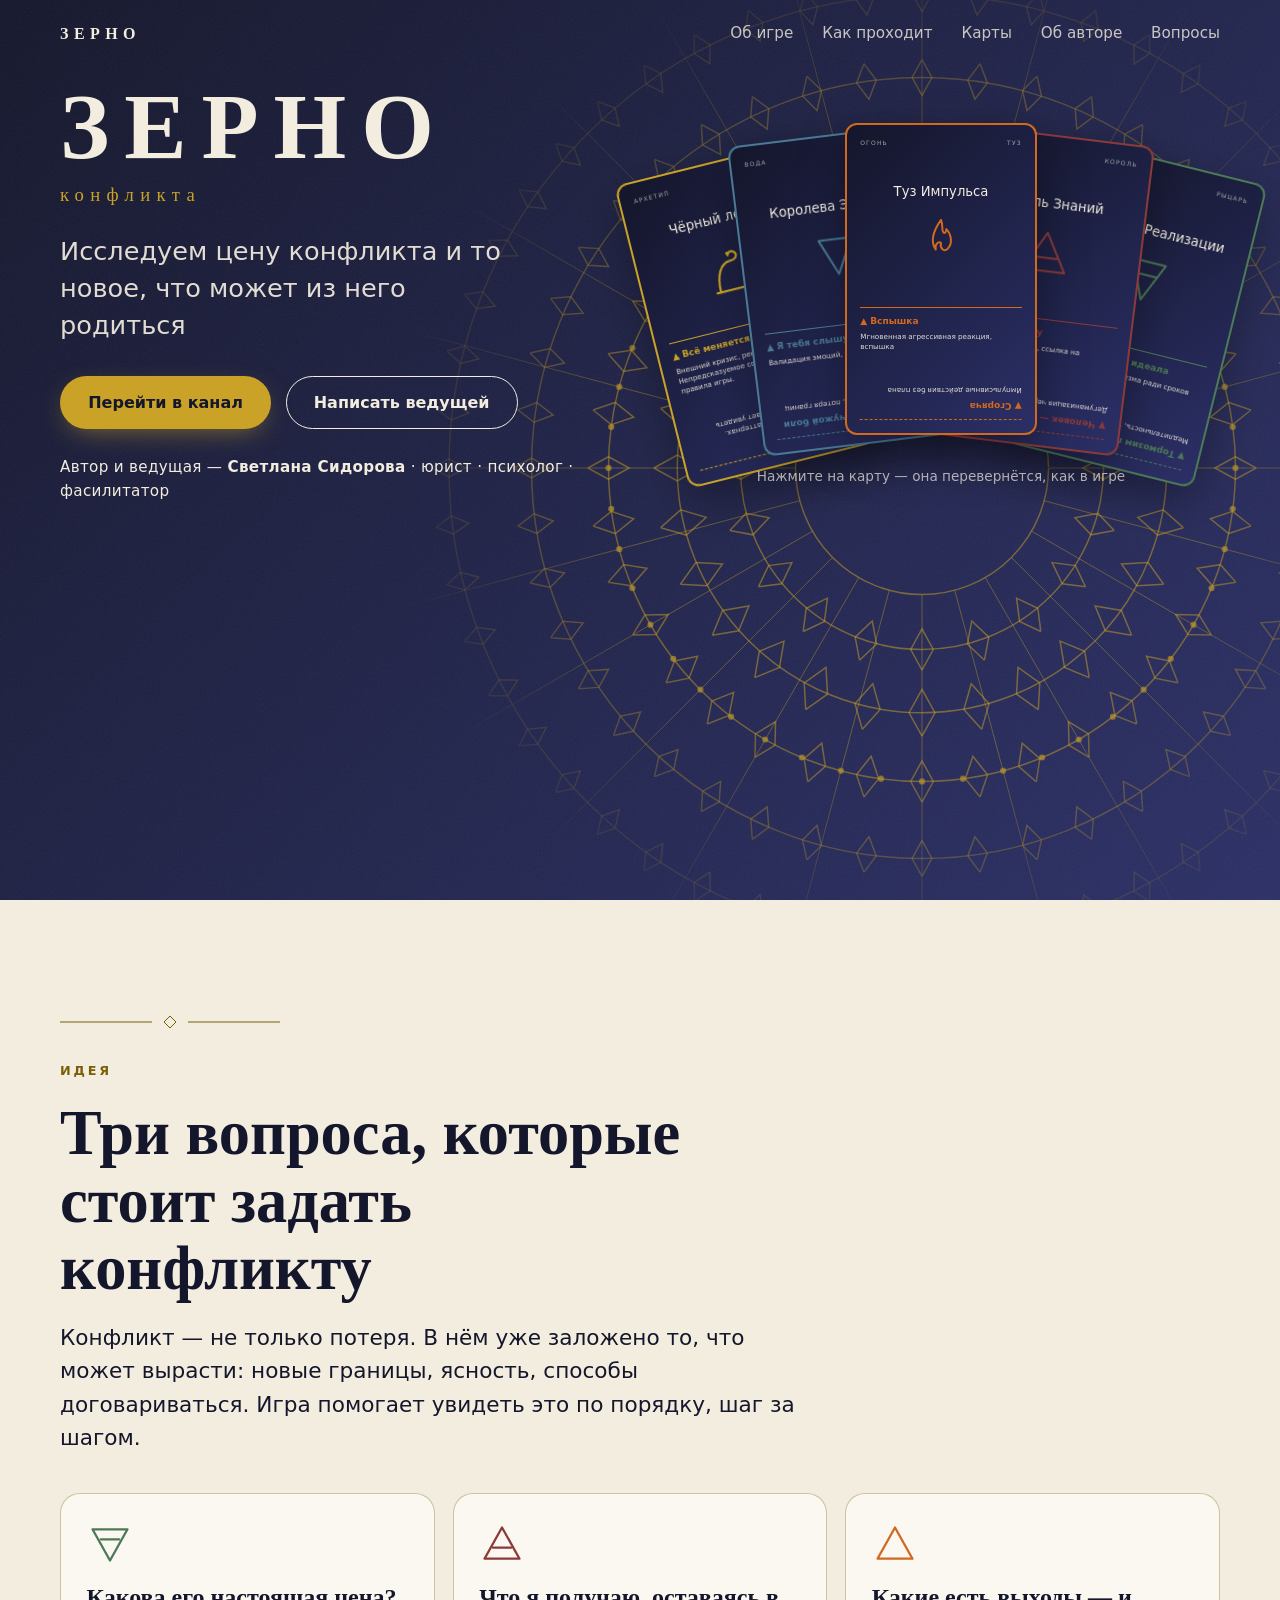
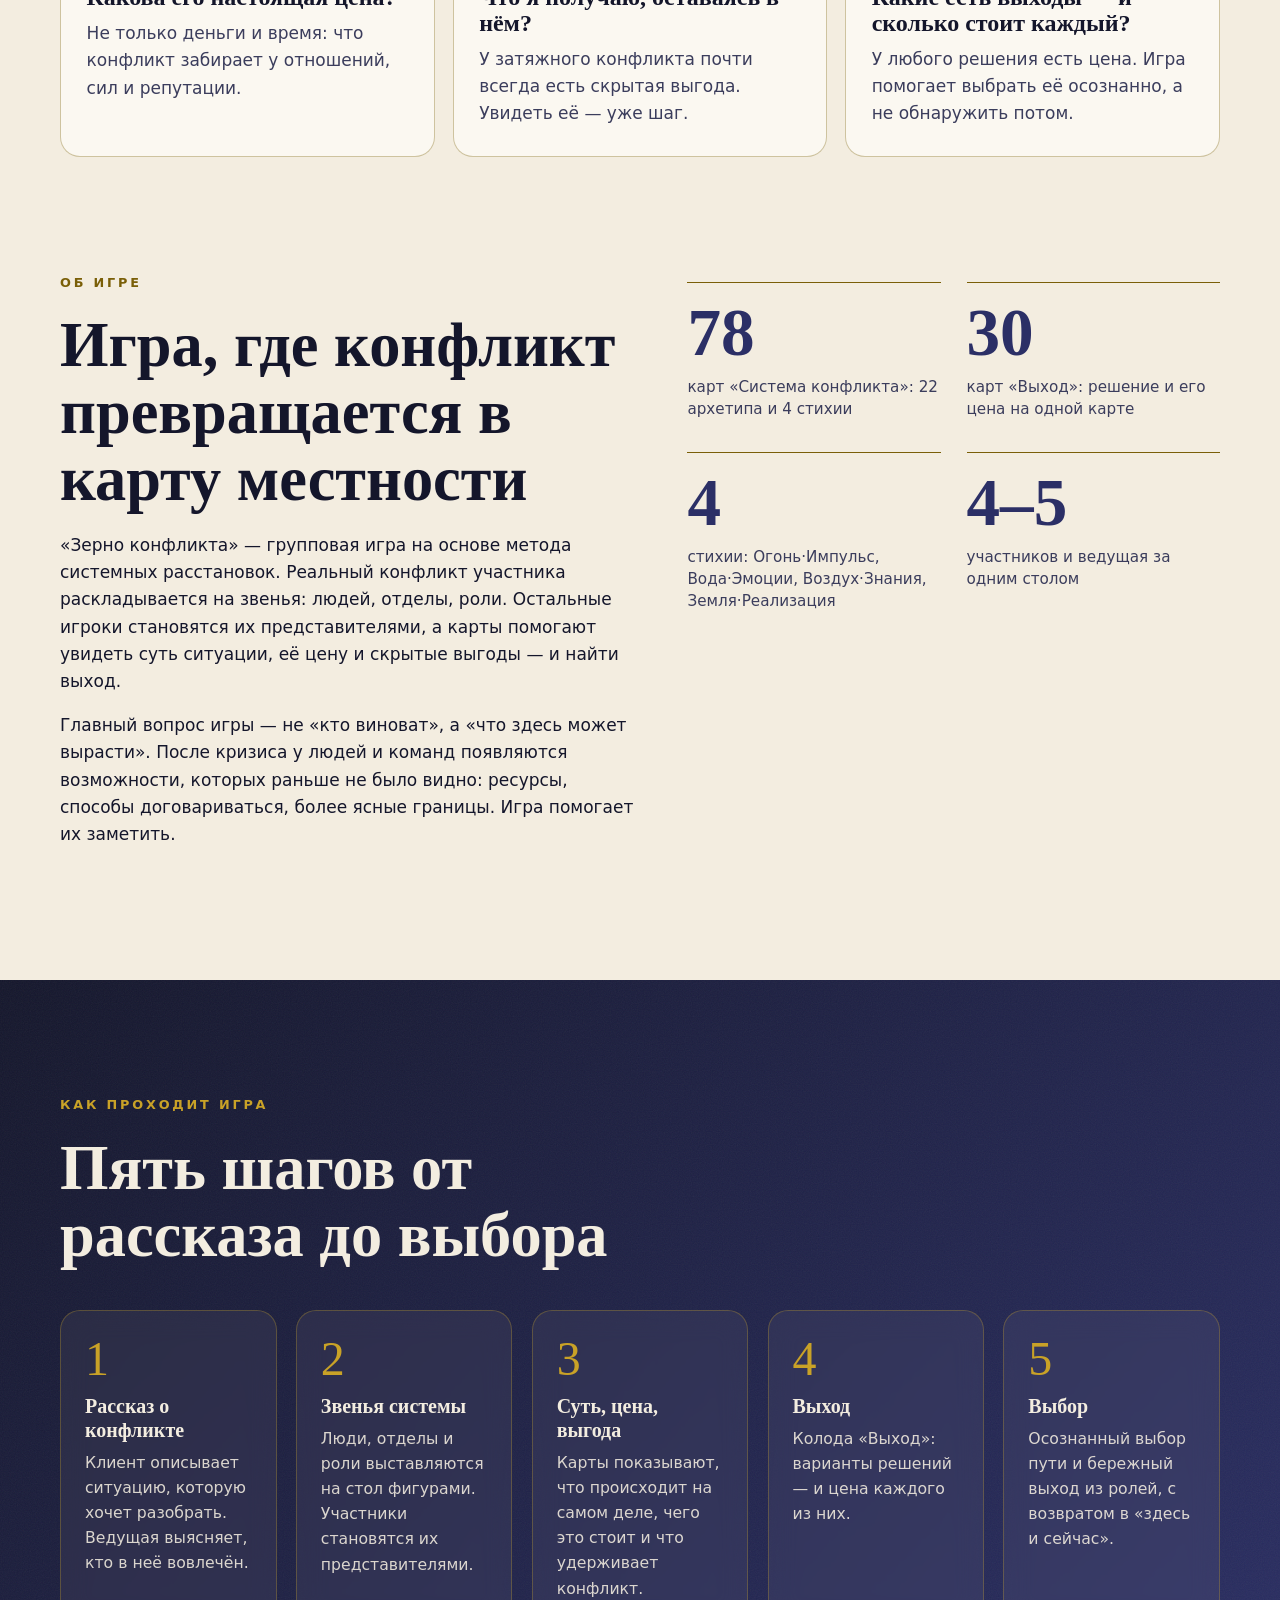
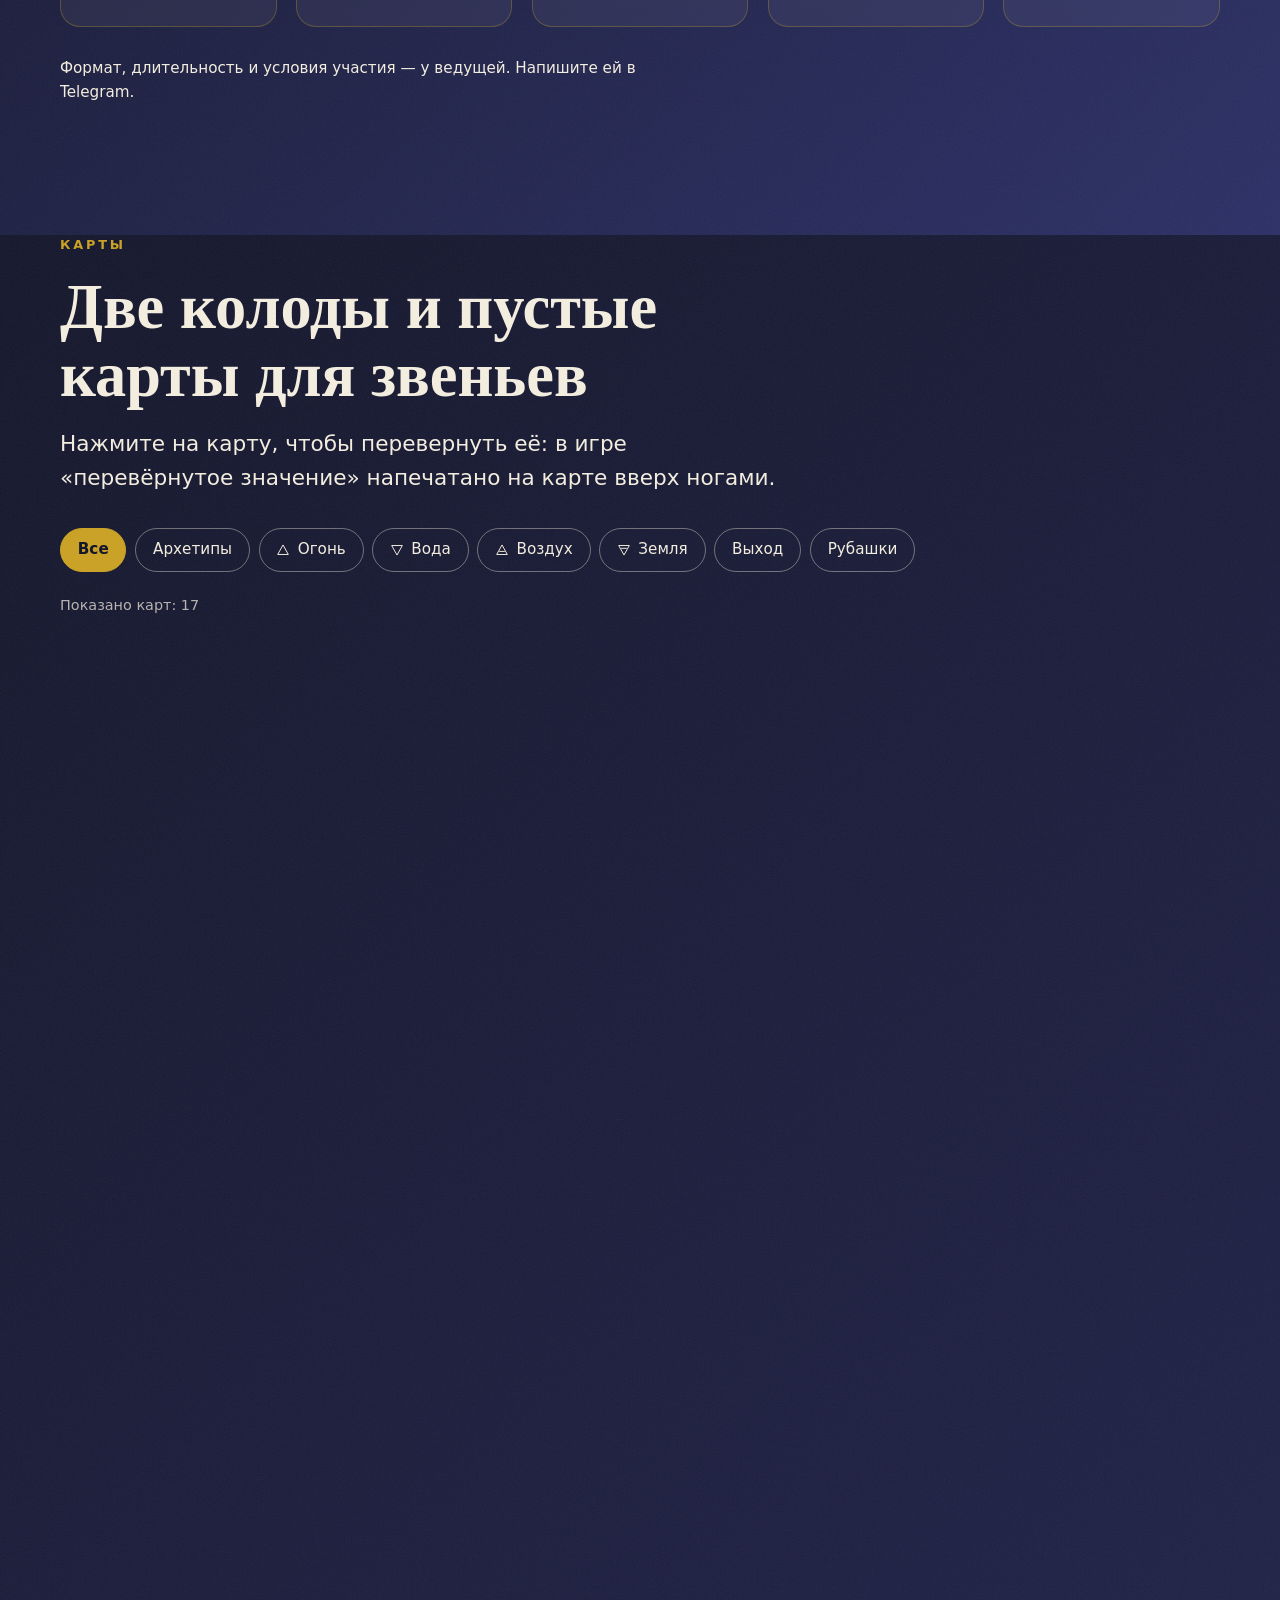
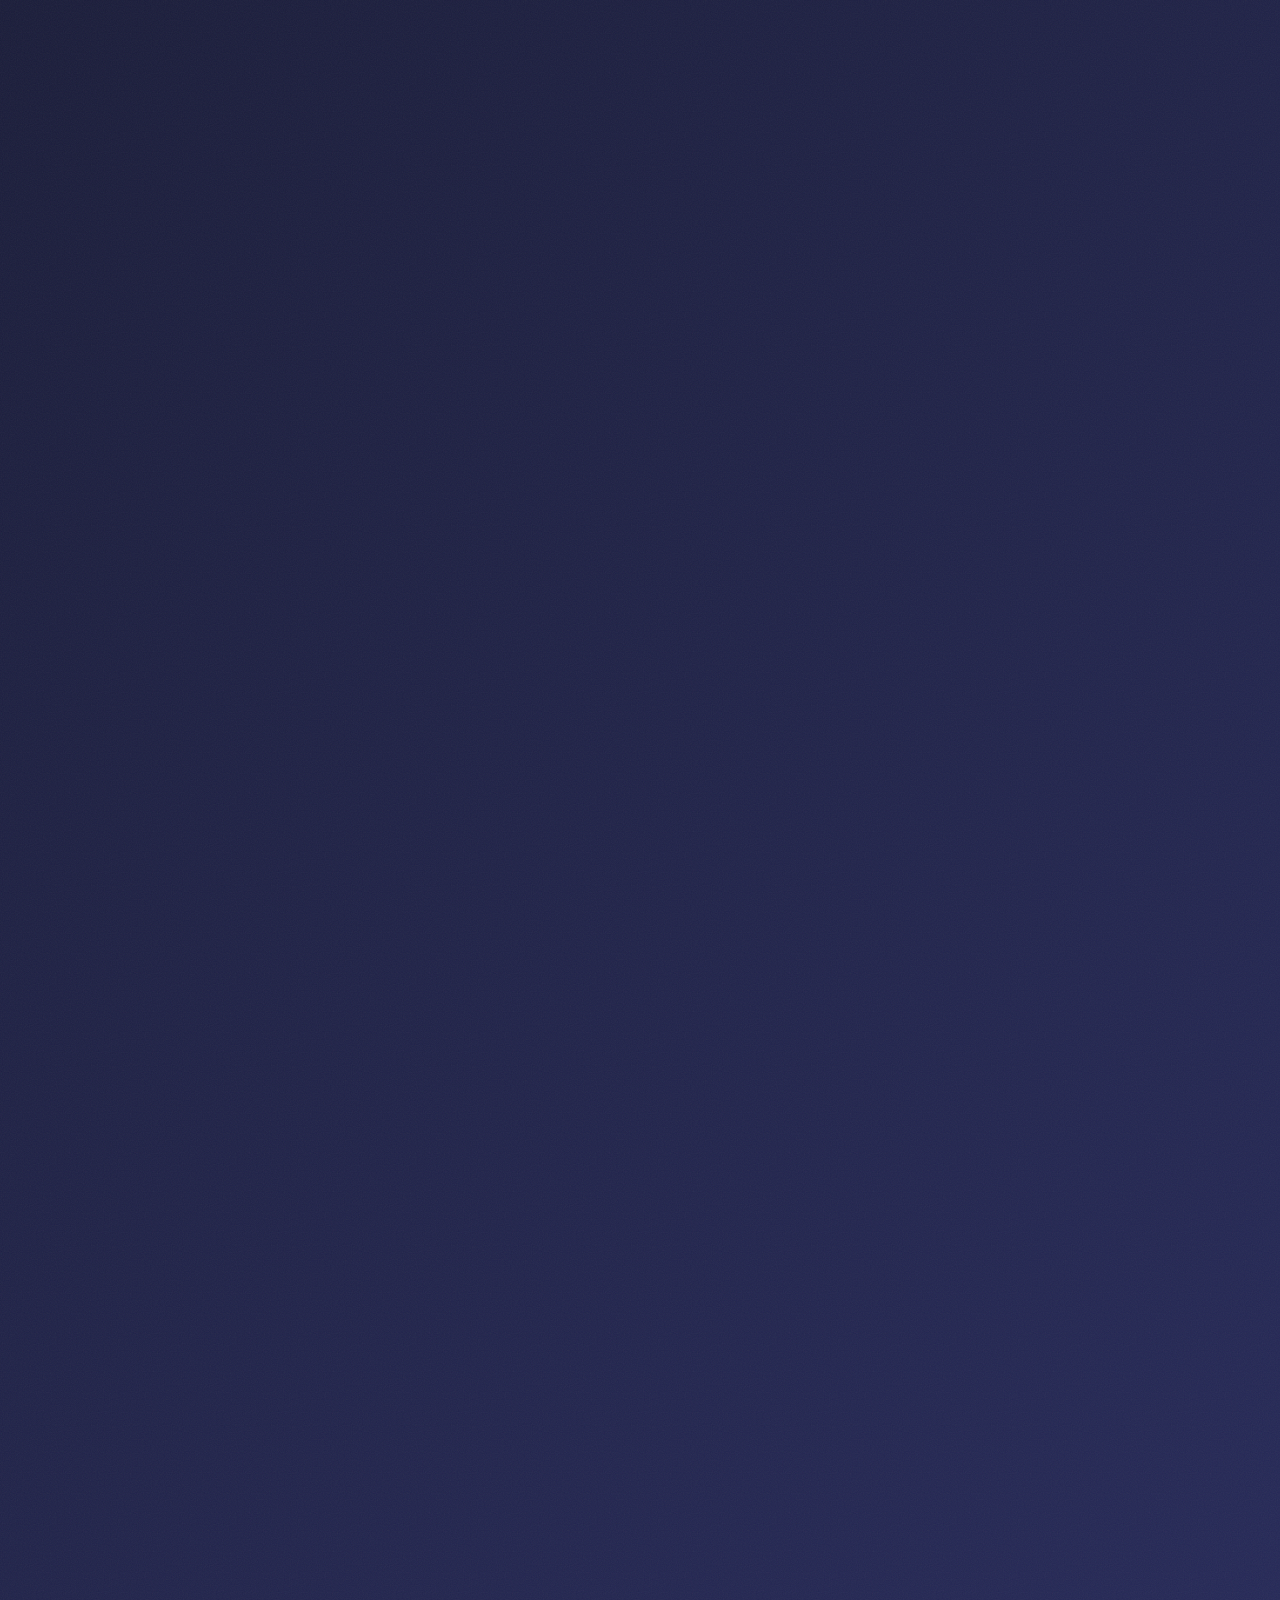
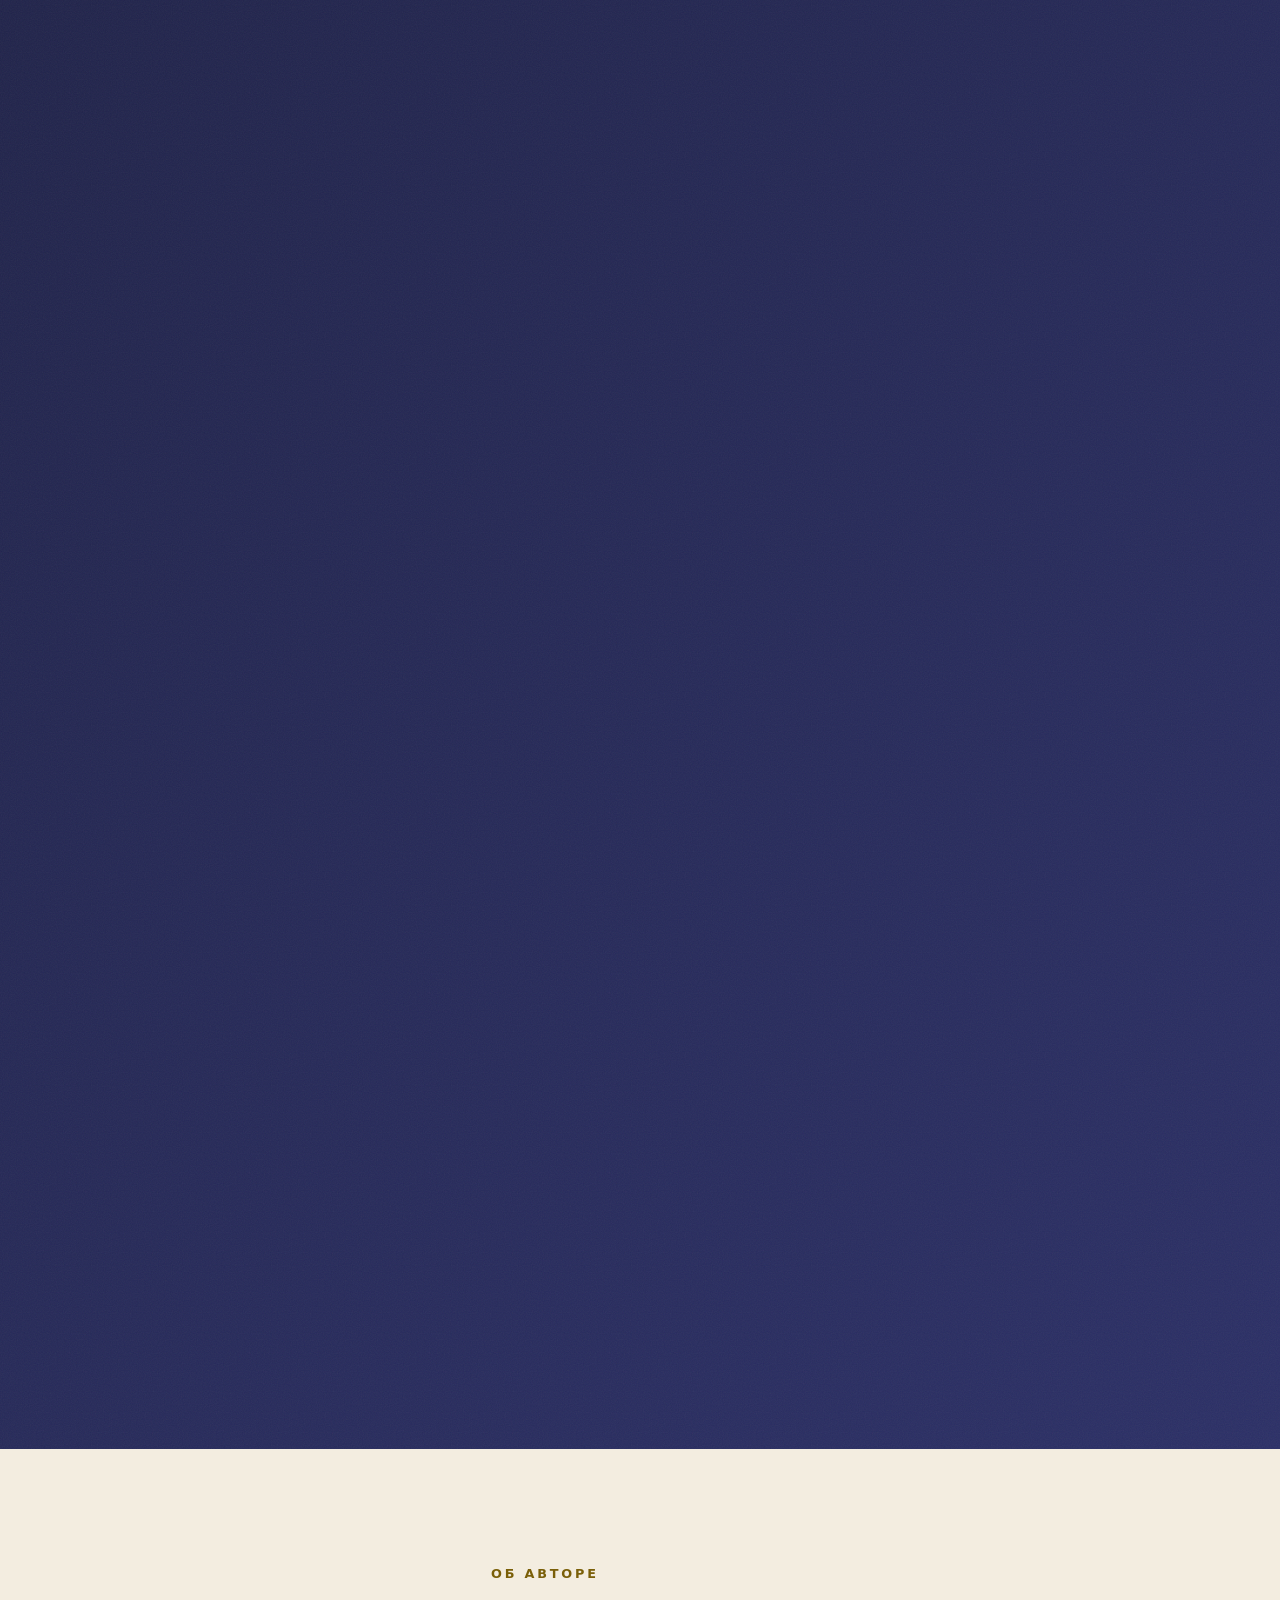
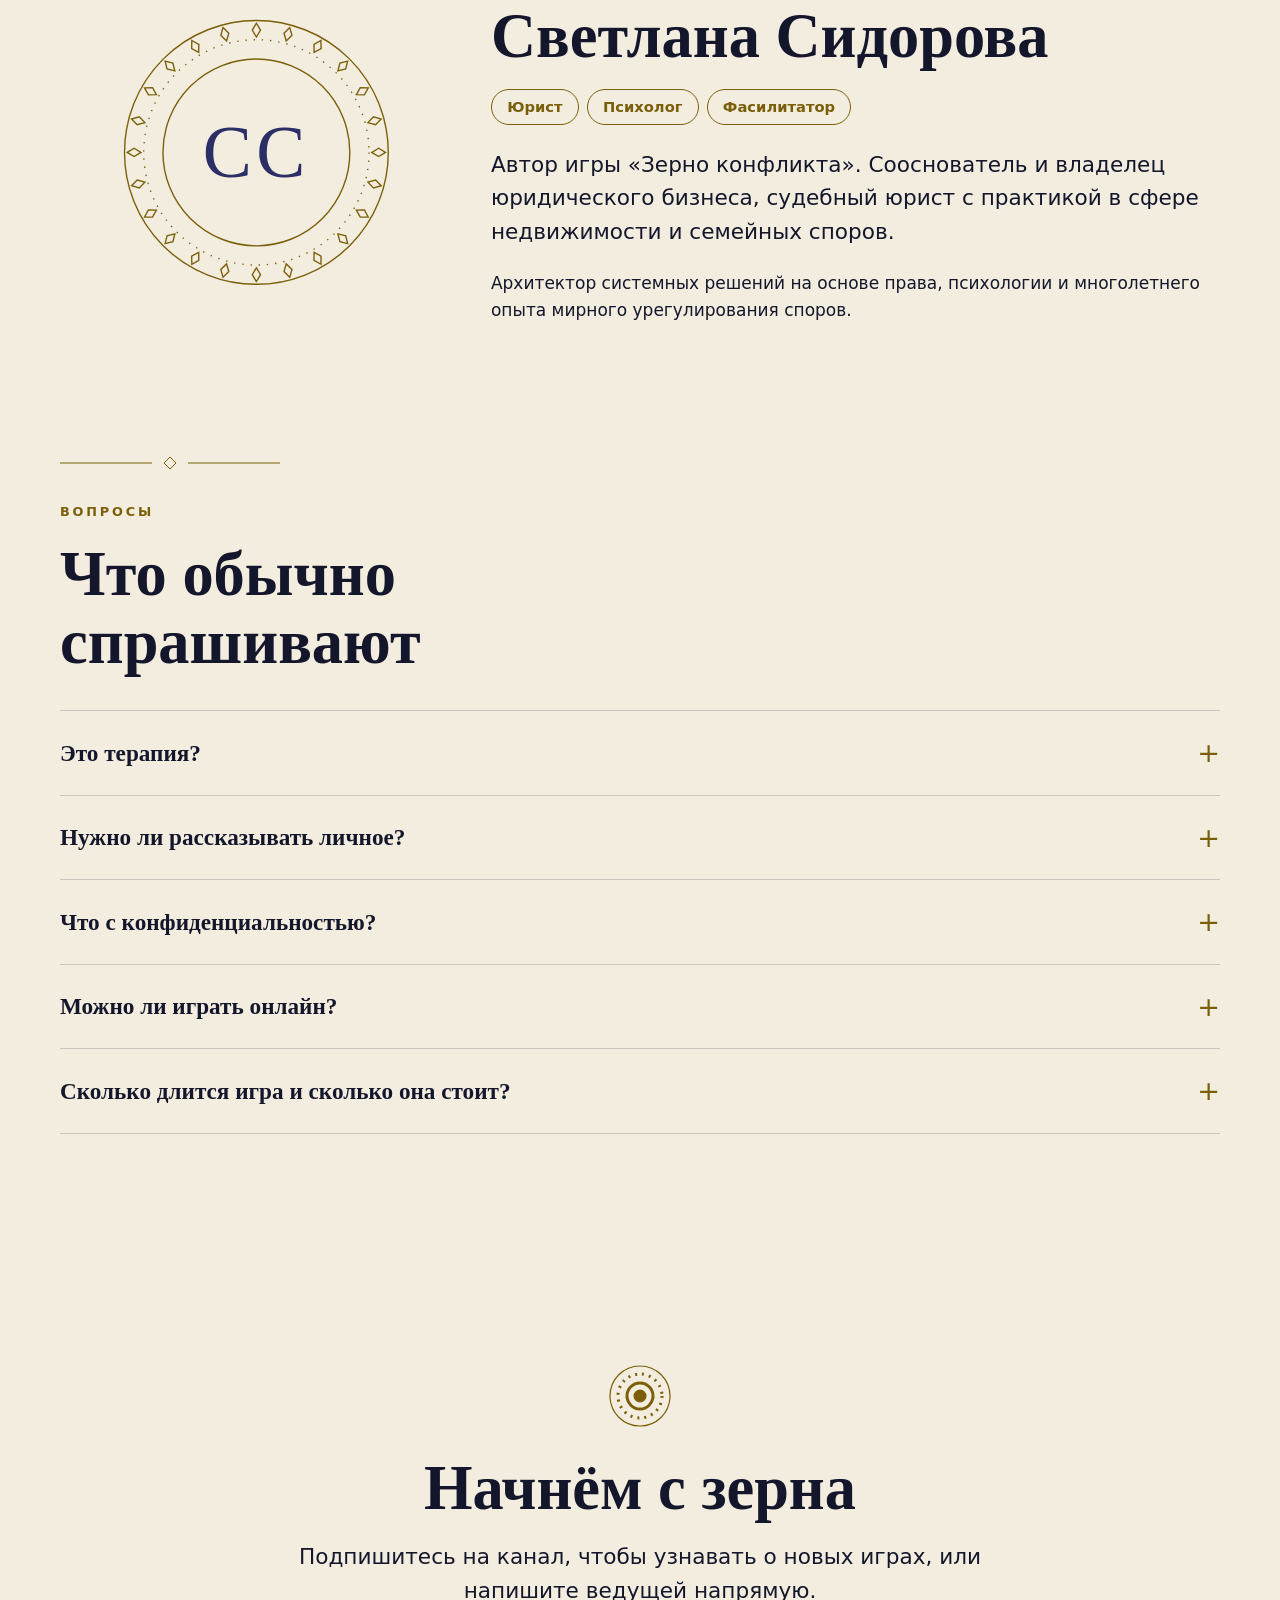
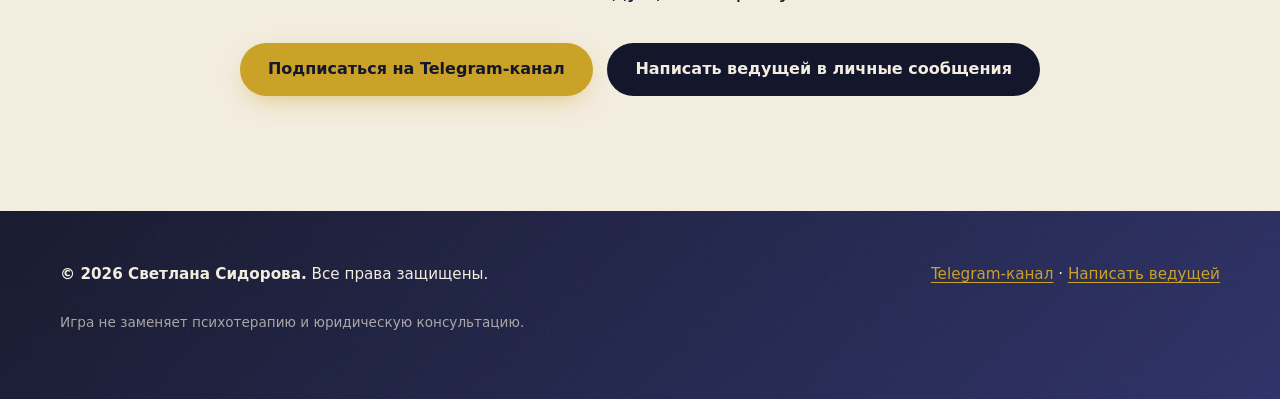
<file: index.html>
<!doctype html>
<html lang="ru" class="no-js">
<head>
<meta charset="utf-8">
<meta name="viewport" content="width=device-width, initial-scale=1, viewport-fit=cover">
<title>Зерно конфликта — игра о цене конфликта и о том новом, что может из него родиться</title>
<meta name="description" content="«Зерно конфликта» — групповая игра о цене конфликта и о том новом, что может из него родиться. Автор и ведущая — Светлана Сидорова: юрист, психолог, фасилитатор.">
<link rel="canonical" href="https://zernogame.ru/">
<meta name="theme-color" content="#14162B">
<meta property="og:type" content="website">
<meta property="og:locale" content="ru_RU">
<meta property="og:site_name" content="Зерно конфликта">
<meta property="og:title" content="Зерно конфликта — игра о цене конфликта">
<meta property="og:description" content="Исследуем цену конфликта и то новое, что может из него родиться. Игра на основе системных расстановок и карт.">
<meta property="og:url" content="https://zernogame.ru/">
<meta property="og:image" content="https://zernogame.ru/assets/og.jpg">
<meta property="og:image:width" content="1200">
<meta property="og:image:height" content="630">
<meta property="og:image:alt" content="Веер карт игры «Зерно конфликта» на тёмно-индиго фоне с золотым орнаментом">
<meta name="twitter:card" content="summary_large_image">
<meta name="twitter:title" content="Зерно конфликта — игра о цене конфликта">
<meta name="twitter:description" content="Исследуем цену конфликта и то новое, что может из него родиться.">
<meta name="twitter:image" content="https://zernogame.ru/assets/og.jpg">
<link rel="icon" href="favicon.svg" type="image/svg+xml">
<link rel="icon" href="favicon-32.png" sizes="32x32" type="image/png">
<link rel="apple-touch-icon" href="apple-touch-icon.png">
<script>document.documentElement.className=document.documentElement.className.replace('no-js','js')</script>
<link rel="stylesheet" href="css/main.css">
<script type="application/ld+json">
{"@context":"https://schema.org","@graph":[
{"@type":"WebSite","name":"Зерно конфликта","url":"https://zernogame.ru/","inLanguage":"ru"},
{"@type":"Person","name":"Светлана Сидорова","jobTitle":"Юрист, психолог, фасилитатор","description":"Автор игры «Зерно конфликта»","url":"https://zernogame.ru/"}
]}
</script>
</head>
<body>
<a class="skip" href="#idea">Перейти к содержимому</a>

<header class="hero night" id="top">
  <div class="wrap">
    <div class="topbar">
      <a class="mark" href="#top" aria-label="Зерно конфликта — в начало страницы">ЗЕРНО</a>
      <nav class="nav" aria-label="Разделы страницы">
        <a href="#game">Об игре</a><a href="#how">Как проходит</a><a href="#cards">Карты</a><a href="#author">Об авторе</a><a href="#faq">Вопросы</a>
      </nav>
    </div>
    <div class="qr-plate" id="qr-plate" hidden>
      <p>Вы держите колоду «Зерно конфликта»</p>
      <div class="btns"><a class="btn btn--line" href="#how">Как играть</a><a class="btn btn--gold" href="https://t.me/+C31Nl6XAVjgwOTcy" target="_blank" rel="noopener noreferrer" data-goal="channel">Канал</a></div>
    </div>
    <div class="hero__grid">
      <div class="hero__text">
        <h1 class="wordmark" data-reveal>ЗЕРНО <small>конфликта</small></h1>
        <p class="hero__sub" data-reveal style="--d:120ms">Исследуем цену конфликта и то новое, что может из него родиться</p>
        <div class="btns" data-reveal style="--d:220ms"><a class="btn btn--gold" href="https://t.me/+C31Nl6XAVjgwOTcy" target="_blank" rel="noopener noreferrer" data-goal="channel">Перейти в канал</a> <a class="btn btn--line" href="https://t.me/m/B07wOQgrMDdi" target="_blank" rel="noopener noreferrer" data-goal="dm">Написать ведущей</a></div>
        <p class="byline" data-reveal style="--d:320ms">Автор и ведущая — <b>Светлана Сидорова</b> · юрист · психолог · фасилитатор</p>
      </div>
      <div class="hero__visual">
        <div class="fan" role="group" aria-label="Карты игры">
<div class="fan__item"><div class="rv" data-reveal style="--d:300ms"><div class="card" role="button" tabindex="0" aria-pressed="false" data-id="f0" aria-label="Карта «Чёрный лебедь». Прямое: Всё меняется — Внешний кризис, реорганизация. Непредсказуемое событие меняет правила игры.. Перевёрнутое: По кругу — Застревание в старых паттернах. Иллюзия контроля мешает увидеть новое.. Нажмите, чтобы перевернуть."><div class="card-rot"><div class="card-face"><div style="width: 100%; aspect-ratio: 320 / 520; overflow: hidden; box-sizing: border-box; padding: 6.875cqw; display: flex; flex-direction: column; justify-content: space-between; gap: 3.75cqw; background: linear-gradient(135deg, #14162B 0%, #2B2F66 100%); color: #F3EDE0; border: 2px solid #C9A227; border-radius: 6.25cqw">

<div style="display: flex; justify-content: space-between; font-size: 3.125cqw; letter-spacing: 0.625cqw; text-transform: uppercase; opacity: 0.65">
<span>Архетип</span>
<span>&nbsp;</span>
</div>

<div style="display: flex; flex-direction: column; align-items: center; gap: 3.125cqw">
<div style="font-size: 6.875cqw; text-align: center">Чёрный лебедь</div>
<svg viewBox="0 0 100 100" style="width:37.5cqw;height:37.5cqw" fill="none" stroke="#C9A227" stroke-width="3" stroke-linecap="round" stroke-linejoin="round">
<path d="M25 78 C25 55 33 38 48 38 C57 38 60 31 55 27 C51 24 47 26 46 30"></path>
<circle cx="46" cy="27" r="2.5" fill="#C9A227" stroke="none"></circle>
<line x1="20" y1="78" x2="80" y2="78"></line>
</svg>
</div>

<div style="display: flex; flex-direction: column; gap: 1.875cqw; border-top: 1px solid #C9A227; padding-top: 3.125cqw">
<div style="font-size: 4.688cqw; font-weight: bold; color: #C9A227">▲ Всё меняется</div>
<div style="font-size: 3.75cqw; line-height: 1.4; opacity: 0.9">Внешний кризис, реорганизация. Непредсказуемое событие меняет правила игры.</div>
</div>

<div style="display: flex; flex-direction: column; gap: 1.875cqw; border-top: 1px dashed #C9A227; padding-top: 3.125cqw; transform: rotate(180deg)">
<div style="font-size: 4.688cqw; font-weight: bold; color: #C9A227">▼ По кругу</div>
<div style="font-size: 3.75cqw; line-height: 1.4; opacity: 0.9">Застревание в старых паттернах. Иллюзия контроля мешает увидеть новое.</div>
</div>

</div></div></div></div></div></div>
<div class="fan__item"><div class="rv" data-reveal style="--d:390ms"><div class="card" role="button" tabindex="0" aria-pressed="false" data-id="f1" aria-label="Карта «Королева Эмоций». Прямое: Я тебя слышу — Валидация эмоций, называние чувств. Перевёрнутое: Раствориться в чужой боли — Гиперэмпатия, слияние, потеря границ. Нажмите, чтобы перевернуть."><div class="card-rot"><div class="card-face"><div style="width: 100%; aspect-ratio: 320 / 520; overflow: hidden; box-sizing: border-box; padding: 6.875cqw; display: flex; flex-direction: column; justify-content: space-between; gap: 3.75cqw; background: linear-gradient(135deg, #14162B 0%, #2B2F66 100%); color: #F3EDE0; border: 2px solid #4A7A96; border-radius: 6.25cqw">
<div style="display: flex; justify-content: space-between; font-size: 3.125cqw; letter-spacing: 0.625cqw; text-transform: uppercase; opacity: 0.65">
<span>Вода</span><span>Королева</span>
</div>
<div style="display: flex; flex-direction: column; align-items: center; gap: 3.125cqw">
<div style="font-size: 6.875cqw; text-align: center">Королева Эмоций</div>
<svg viewBox="0 0 100 100" style="width:34.375cqw;height:34.375cqw" fill="none" stroke="#4A7A96" stroke-width="3" stroke-linecap="round" stroke-linejoin="round"><path d="M25 25 L75 25 L50 78 Z"></path></svg>
</div>
<div style="display: flex; flex-direction: column; gap: 1.875cqw; border-top: 1px solid #4A7A96; padding-top: 3.125cqw">
<div style="font-size: 4.688cqw; font-weight: bold; color: #4A7A96">▲ Я тебя слышу</div>
<div style="font-size: 3.75cqw; line-height: 1.4; opacity: 0.9">Валидация эмоций, называние чувств</div>
</div>
<div style="display: flex; flex-direction: column; gap: 1.875cqw; border-top: 1px dashed #4A7A96; padding-top: 3.125cqw; transform: rotate(180deg)">
<div style="font-size: 4.688cqw; font-weight: bold; color: #4A7A96">▼ Раствориться в чужой боли</div>
<div style="font-size: 3.75cqw; line-height: 1.4; opacity: 0.9">Гиперэмпатия, слияние, потеря границ</div>
</div>
</div></div></div></div></div></div>
<div class="fan__item"><div class="rv" data-reveal style="--d:480ms"><div class="card" role="button" tabindex="0" aria-pressed="false" data-id="f2" aria-label="Карта «Туз Импульса». Прямое: Вспышка — Мгновенная агрессивная реакция, вспышка. Перевёрнутое: Сгоряча — Импульсивные действия без плана. Нажмите, чтобы перевернуть."><div class="card-rot"><div class="card-face"><div style="width: 100%; aspect-ratio: 320 / 520; overflow: hidden; box-sizing: border-box; padding: 6.875cqw; display: flex; flex-direction: column; justify-content: space-between; gap: 3.75cqw; background: linear-gradient(135deg, #14162B 0%, #2B2F66 100%); color: #F3EDE0; border: 2px solid #D2691E; border-radius: 6.25cqw">
<div style="display: flex; justify-content: space-between; font-size: 3.125cqw; letter-spacing: 0.625cqw; text-transform: uppercase; opacity: 0.65">
<span>Огонь</span><span>Туз</span>
</div>
<div style="display: flex; flex-direction: column; align-items: center; gap: 3.125cqw">
<div style="font-size: 6.875cqw; text-align: center">Туз Импульса</div>
<svg viewBox="0 0 100 100" style="width:34.375cqw;height:34.375cqw" fill="none" stroke="#D2691E" stroke-width="3" stroke-linecap="round" stroke-linejoin="round"><path d="M50 18 C38 35 33 50 42 63 C40 55 46 50 50 53 C48 60 54 68 60 62 C68 54 66 40 58 32 C58 40 52 40 52 30 C52 25 51 20 50 18 Z"></path></svg>
</div>
<div style="display: flex; flex-direction: column; gap: 1.875cqw; border-top: 1px solid #D2691E; padding-top: 3.125cqw">
<div style="font-size: 4.688cqw; font-weight: bold; color: #D2691E">▲ Вспышка</div>
<div style="font-size: 3.75cqw; line-height: 1.4; opacity: 0.9">Мгновенная агрессивная реакция, вспышка</div>
</div>
<div style="display: flex; flex-direction: column; gap: 1.875cqw; border-top: 1px dashed #D2691E; padding-top: 3.125cqw; transform: rotate(180deg)">
<div style="font-size: 4.688cqw; font-weight: bold; color: #D2691E">▼ Сгоряча</div>
<div style="font-size: 3.75cqw; line-height: 1.4; opacity: 0.9">Импульсивные действия без плана</div>
</div>
</div></div></div></div></div></div>
<div class="fan__item"><div class="rv" data-reveal style="--d:570ms"><div class="card" role="button" tabindex="0" aria-pressed="false" data-id="f3" aria-label="Карта «Король Знаний». Прямое: По регламенту — Холодный формализм, ссылка на регламенты. Перевёрнутое: Человек — это пункт — Дегуманизация через правила. Нажмите, чтобы перевернуть."><div class="card-rot"><div class="card-face"><div style="width: 100%; aspect-ratio: 320 / 520; overflow: hidden; box-sizing: border-box; padding: 6.875cqw; display: flex; flex-direction: column; justify-content: space-between; gap: 3.75cqw; background: linear-gradient(135deg, #14162B 0%, #2B2F66 100%); color: #F3EDE0; border: 2px solid #8B3A3A; border-radius: 6.25cqw">
<div style="display: flex; justify-content: space-between; font-size: 3.125cqw; letter-spacing: 0.625cqw; text-transform: uppercase; opacity: 0.65">
<span>Воздух</span><span>Король</span>
</div>
<div style="display: flex; flex-direction: column; align-items: center; gap: 3.125cqw">
<div style="font-size: 6.875cqw; text-align: center">Король Знаний</div>
<svg viewBox="0 0 100 100" style="width:34.375cqw;height:34.375cqw" fill="none" stroke="#8B3A3A" stroke-width="3" stroke-linecap="round" stroke-linejoin="round"><path d="M50 20 L82 78 L18 78 Z"></path><line x1="32" y1="58" x2="68" y2="58"></line></svg>
</div>
<div style="display: flex; flex-direction: column; gap: 1.875cqw; border-top: 1px solid #8B3A3A; padding-top: 3.125cqw">
<div style="font-size: 4.688cqw; font-weight: bold; color: #8B3A3A">▲ По регламенту</div>
<div style="font-size: 3.75cqw; line-height: 1.4; opacity: 0.9">Холодный формализм, ссылка на регламенты</div>
</div>
<div style="display: flex; flex-direction: column; gap: 1.875cqw; border-top: 1px dashed #8B3A3A; padding-top: 3.125cqw; transform: rotate(180deg)">
<div style="font-size: 4.688cqw; font-weight: bold; color: #8B3A3A">▼ Человек — это пункт</div>
<div style="font-size: 3.75cqw; line-height: 1.4; opacity: 0.9">Дегуманизация через правила</div>
</div>
</div></div></div></div></div></div>
<div class="fan__item"><div class="rv" data-reveal style="--d:660ms"><div class="card" role="button" tabindex="0" aria-pressed="false" data-id="f4" aria-label="Карта «Рыцарь Реализации». Прямое: Сроки важнее идеала — Отказ от перфекционизма ради сроков. Перевёрнутое: Тормозим процесс — Медлительность, торможение процесса. Нажмите, чтобы перевернуть."><div class="card-rot"><div class="card-face"><div style="width: 100%; aspect-ratio: 320 / 520; overflow: hidden; box-sizing: border-box; padding: 6.875cqw; display: flex; flex-direction: column; justify-content: space-between; gap: 3.75cqw; background: linear-gradient(135deg, #14162B 0%, #2B2F66 100%); color: #F3EDE0; border: 2px solid #4C7A57; border-radius: 6.25cqw">
<div style="display: flex; justify-content: space-between; font-size: 3.125cqw; letter-spacing: 0.625cqw; text-transform: uppercase; opacity: 0.65">
<span>Земля</span><span>Рыцарь</span>
</div>
<div style="display: flex; flex-direction: column; align-items: center; gap: 3.125cqw">
<div style="font-size: 6.875cqw; text-align: center">Рыцарь Реализации</div>
<svg viewBox="0 0 100 100" style="width:34.375cqw;height:34.375cqw" fill="none" stroke="#4C7A57" stroke-width="3" stroke-linecap="round" stroke-linejoin="round"><path d="M25 22 L75 22 L50 80 Z"></path><line x1="34" y1="42" x2="66" y2="42"></line></svg>
</div>
<div style="display: flex; flex-direction: column; gap: 1.875cqw; border-top: 1px solid #4C7A57; padding-top: 3.125cqw">
<div style="font-size: 4.688cqw; font-weight: bold; color: #4C7A57">▲ Сроки важнее идеала</div>
<div style="font-size: 3.75cqw; line-height: 1.4; opacity: 0.9">Отказ от перфекционизма ради сроков</div>
</div>
<div style="display: flex; flex-direction: column; gap: 1.875cqw; border-top: 1px dashed #4C7A57; padding-top: 3.125cqw; transform: rotate(180deg)">
<div style="font-size: 4.688cqw; font-weight: bold; color: #4C7A57">▼ Тормозим процесс</div>
<div style="font-size: 3.75cqw; line-height: 1.4; opacity: 0.9">Медлительность, торможение процесса</div>
</div>
</div></div></div></div></div></div>
        </div>
        <p class="fan__hint">Нажмите на карту — она перевернётся, как в игре</p>
      </div>
    </div>
  </div>
  <div class="orn" aria-hidden="true"><svg viewBox="0 0 800 800" aria-hidden="true" focusable="false"><circle class="draw" pathLength="1" cx="400" cy="400" r="92" style="--i:0"/><circle class="draw" pathLength="1" cx="400" cy="400" r="132" style="--i:1"/><circle class="draw" pathLength="1" cx="400" cy="400" r="178" style="--i:2"/><circle class="draw" pathLength="1" cx="400" cy="400" r="228" style="--i:3"/><circle class="draw" pathLength="1" cx="400" cy="400" r="284" style="--i:4"/><circle class="draw" pathLength="1" cx="400" cy="400" r="344" style="--i:5"/><circle class="draw" pathLength="1" cx="400" cy="400" r="388" style="--i:6"/><line class="draw" pathLength="1" x1="492.0" y1="400.0" x2="788.0" y2="400.0" style="--i:3" stroke-width=".6"/><line class="draw" pathLength="1" x1="488.9" y1="423.8" x2="774.8" y2="500.4" style="--i:4" stroke-width=".6"/><line class="draw" pathLength="1" x1="479.7" y1="446.0" x2="736.0" y2="594.0" style="--i:5" stroke-width=".6"/><line class="draw" pathLength="1" x1="465.1" y1="465.1" x2="674.4" y2="674.4" style="--i:6" stroke-width=".6"/><line class="draw" pathLength="1" x1="446.0" y1="479.7" x2="594.0" y2="736.0" style="--i:7" stroke-width=".6"/><line class="draw" pathLength="1" x1="423.8" y1="488.9" x2="500.4" y2="774.8" style="--i:8" stroke-width=".6"/><line class="draw" pathLength="1" x1="400.0" y1="492.0" x2="400.0" y2="788.0" style="--i:3" stroke-width=".6"/><line class="draw" pathLength="1" x1="376.2" y1="488.9" x2="299.6" y2="774.8" style="--i:4" stroke-width=".6"/><line class="draw" pathLength="1" x1="354.0" y1="479.7" x2="206.0" y2="736.0" style="--i:5" stroke-width=".6"/><line class="draw" pathLength="1" x1="334.9" y1="465.1" x2="125.6" y2="674.4" style="--i:6" stroke-width=".6"/><line class="draw" pathLength="1" x1="320.3" y1="446.0" x2="64.0" y2="594.0" style="--i:7" stroke-width=".6"/><line class="draw" pathLength="1" x1="311.1" y1="423.8" x2="25.2" y2="500.4" style="--i:8" stroke-width=".6"/><line class="draw" pathLength="1" x1="308.0" y1="400.0" x2="12.0" y2="400.0" style="--i:3" stroke-width=".6"/><line class="draw" pathLength="1" x1="311.1" y1="376.2" x2="25.2" y2="299.6" style="--i:4" stroke-width=".6"/><line class="draw" pathLength="1" x1="320.3" y1="354.0" x2="64.0" y2="206.0" style="--i:5" stroke-width=".6"/><line class="draw" pathLength="1" x1="334.9" y1="334.9" x2="125.6" y2="125.6" style="--i:6" stroke-width=".6"/><line class="draw" pathLength="1" x1="354.0" y1="320.3" x2="206.0" y2="64.0" style="--i:7" stroke-width=".6"/><line class="draw" pathLength="1" x1="376.2" y1="311.1" x2="299.6" y2="25.2" style="--i:8" stroke-width=".6"/><line class="draw" pathLength="1" x1="400.0" y1="308.0" x2="400.0" y2="12.0" style="--i:3" stroke-width=".6"/><line class="draw" pathLength="1" x1="423.8" y1="311.1" x2="500.4" y2="25.2" style="--i:4" stroke-width=".6"/><line class="draw" pathLength="1" x1="446.0" y1="320.3" x2="594.0" y2="64.0" style="--i:5" stroke-width=".6"/><line class="draw" pathLength="1" x1="465.1" y1="334.9" x2="674.4" y2="125.6" style="--i:6" stroke-width=".6"/><line class="draw" pathLength="1" x1="479.7" y1="354.0" x2="736.0" y2="206.0" style="--i:7" stroke-width=".6"/><line class="draw" pathLength="1" x1="488.9" y1="376.2" x2="774.8" y2="299.6" style="--i:8" stroke-width=".6"/><path class="draw" pathLength="1" transform="translate(532.0 400.0) rotate(90.0)" d="M0 -15 L8.2 0 L0 15 L-8.2 0Z" style="--i:2"/><path class="draw" pathLength="1" transform="translate(525.5 440.8) rotate(108.0)" d="M0 -15 L8.2 0 L0 15 L-8.2 0Z" style="--i:2"/><path class="draw" pathLength="1" transform="translate(506.8 477.6) rotate(126.0)" d="M0 -15 L8.2 0 L0 15 L-8.2 0Z" style="--i:2"/><path class="draw" pathLength="1" transform="translate(477.6 506.8) rotate(144.0)" d="M0 -15 L8.2 0 L0 15 L-8.2 0Z" style="--i:2"/><path class="draw" pathLength="1" transform="translate(440.8 525.5) rotate(162.0)" d="M0 -15 L8.2 0 L0 15 L-8.2 0Z" style="--i:2"/><path class="draw" pathLength="1" transform="translate(400.0 532.0) rotate(180.0)" d="M0 -15 L8.2 0 L0 15 L-8.2 0Z" style="--i:2"/><path class="draw" pathLength="1" transform="translate(359.2 525.5) rotate(198.0)" d="M0 -15 L8.2 0 L0 15 L-8.2 0Z" style="--i:2"/><path class="draw" pathLength="1" transform="translate(322.4 506.8) rotate(216.0)" d="M0 -15 L8.2 0 L0 15 L-8.2 0Z" style="--i:2"/><path class="draw" pathLength="1" transform="translate(293.2 477.6) rotate(234.0)" d="M0 -15 L8.2 0 L0 15 L-8.2 0Z" style="--i:2"/><path class="draw" pathLength="1" transform="translate(274.5 440.8) rotate(252.0)" d="M0 -15 L8.2 0 L0 15 L-8.2 0Z" style="--i:2"/><path class="draw" pathLength="1" transform="translate(268.0 400.0) rotate(270.0)" d="M0 -15 L8.2 0 L0 15 L-8.2 0Z" style="--i:2"/><path class="draw" pathLength="1" transform="translate(274.5 359.2) rotate(288.0)" d="M0 -15 L8.2 0 L0 15 L-8.2 0Z" style="--i:2"/><path class="draw" pathLength="1" transform="translate(293.2 322.4) rotate(306.0)" d="M0 -15 L8.2 0 L0 15 L-8.2 0Z" style="--i:2"/><path class="draw" pathLength="1" transform="translate(322.4 293.2) rotate(324.0)" d="M0 -15 L8.2 0 L0 15 L-8.2 0Z" style="--i:2"/><path class="draw" pathLength="1" transform="translate(359.2 274.5) rotate(342.0)" d="M0 -15 L8.2 0 L0 15 L-8.2 0Z" style="--i:2"/><path class="draw" pathLength="1" transform="translate(400.0 268.0) rotate(360.0)" d="M0 -15 L8.2 0 L0 15 L-8.2 0Z" style="--i:2"/><path class="draw" pathLength="1" transform="translate(440.8 274.5) rotate(378.0)" d="M0 -15 L8.2 0 L0 15 L-8.2 0Z" style="--i:2"/><path class="draw" pathLength="1" transform="translate(477.6 293.2) rotate(396.0)" d="M0 -15 L8.2 0 L0 15 L-8.2 0Z" style="--i:2"/><path class="draw" pathLength="1" transform="translate(506.8 322.4) rotate(414.0)" d="M0 -15 L8.2 0 L0 15 L-8.2 0Z" style="--i:2"/><path class="draw" pathLength="1" transform="translate(525.5 359.2) rotate(432.0)" d="M0 -15 L8.2 0 L0 15 L-8.2 0Z" style="--i:2"/><path class="draw" pathLength="1" transform="translate(578.0 400.0) rotate(90.0)" d="M0 -17 L9.4 0 L0 17 L-9.4 0Z" style="--i:3"/><path class="draw" pathLength="1" transform="translate(573.5 439.6) rotate(102.9)" d="M0 -17 L9.4 0 L0 17 L-9.4 0Z" style="--i:3"/><path class="draw" pathLength="1" transform="translate(560.4 477.2) rotate(115.7)" d="M0 -17 L9.4 0 L0 17 L-9.4 0Z" style="--i:3"/><path class="draw" pathLength="1" transform="translate(539.2 511.0) rotate(128.6)" d="M0 -17 L9.4 0 L0 17 L-9.4 0Z" style="--i:3"/><path class="draw" pathLength="1" transform="translate(511.0 539.2) rotate(141.4)" d="M0 -17 L9.4 0 L0 17 L-9.4 0Z" style="--i:3"/><path class="draw" pathLength="1" transform="translate(477.2 560.4) rotate(154.3)" d="M0 -17 L9.4 0 L0 17 L-9.4 0Z" style="--i:3"/><path class="draw" pathLength="1" transform="translate(439.6 573.5) rotate(167.1)" d="M0 -17 L9.4 0 L0 17 L-9.4 0Z" style="--i:3"/><path class="draw" pathLength="1" transform="translate(400.0 578.0) rotate(180.0)" d="M0 -17 L9.4 0 L0 17 L-9.4 0Z" style="--i:3"/><path class="draw" pathLength="1" transform="translate(360.4 573.5) rotate(192.9)" d="M0 -17 L9.4 0 L0 17 L-9.4 0Z" style="--i:3"/><path class="draw" pathLength="1" transform="translate(322.8 560.4) rotate(205.7)" d="M0 -17 L9.4 0 L0 17 L-9.4 0Z" style="--i:3"/><path class="draw" pathLength="1" transform="translate(289.0 539.2) rotate(218.6)" d="M0 -17 L9.4 0 L0 17 L-9.4 0Z" style="--i:3"/><path class="draw" pathLength="1" transform="translate(260.8 511.0) rotate(231.4)" d="M0 -17 L9.4 0 L0 17 L-9.4 0Z" style="--i:3"/><path class="draw" pathLength="1" transform="translate(239.6 477.2) rotate(244.3)" d="M0 -17 L9.4 0 L0 17 L-9.4 0Z" style="--i:3"/><path class="draw" pathLength="1" transform="translate(226.5 439.6) rotate(257.1)" d="M0 -17 L9.4 0 L0 17 L-9.4 0Z" style="--i:3"/><path class="draw" pathLength="1" transform="translate(222.0 400.0) rotate(270.0)" d="M0 -17 L9.4 0 L0 17 L-9.4 0Z" style="--i:3"/><path class="draw" pathLength="1" transform="translate(226.5 360.4) rotate(282.9)" d="M0 -17 L9.4 0 L0 17 L-9.4 0Z" style="--i:3"/><path class="draw" pathLength="1" transform="translate(239.6 322.8) rotate(295.7)" d="M0 -17 L9.4 0 L0 17 L-9.4 0Z" style="--i:3"/><path class="draw" pathLength="1" transform="translate(260.8 289.0) rotate(308.6)" d="M0 -17 L9.4 0 L0 17 L-9.4 0Z" style="--i:3"/><path class="draw" pathLength="1" transform="translate(289.0 260.8) rotate(321.4)" d="M0 -17 L9.4 0 L0 17 L-9.4 0Z" style="--i:3"/><path class="draw" pathLength="1" transform="translate(322.8 239.6) rotate(334.3)" d="M0 -17 L9.4 0 L0 17 L-9.4 0Z" style="--i:3"/><path class="draw" pathLength="1" transform="translate(360.4 226.5) rotate(347.1)" d="M0 -17 L9.4 0 L0 17 L-9.4 0Z" style="--i:3"/><path class="draw" pathLength="1" transform="translate(400.0 222.0) rotate(360.0)" d="M0 -17 L9.4 0 L0 17 L-9.4 0Z" style="--i:3"/><path class="draw" pathLength="1" transform="translate(439.6 226.5) rotate(372.9)" d="M0 -17 L9.4 0 L0 17 L-9.4 0Z" style="--i:3"/><path class="draw" pathLength="1" transform="translate(477.2 239.6) rotate(385.7)" d="M0 -17 L9.4 0 L0 17 L-9.4 0Z" style="--i:3"/><path class="draw" pathLength="1" transform="translate(511.0 260.8) rotate(398.6)" d="M0 -17 L9.4 0 L0 17 L-9.4 0Z" style="--i:3"/><path class="draw" pathLength="1" transform="translate(539.2 289.0) rotate(411.4)" d="M0 -17 L9.4 0 L0 17 L-9.4 0Z" style="--i:3"/><path class="draw" pathLength="1" transform="translate(560.4 322.8) rotate(424.3)" d="M0 -17 L9.4 0 L0 17 L-9.4 0Z" style="--i:3"/><path class="draw" pathLength="1" transform="translate(573.5 360.4) rotate(437.1)" d="M0 -17 L9.4 0 L0 17 L-9.4 0Z" style="--i:3"/><path class="draw" pathLength="1" transform="translate(628.0 400.0) rotate(90.0)" d="M0 -15 L8.2 0 L0 15 L-8.2 0Z" style="--i:4"/><path class="draw" pathLength="1" transform="translate(624.5 439.6) rotate(100.0)" d="M0 -15 L8.2 0 L0 15 L-8.2 0Z" style="--i:4"/><path class="draw" pathLength="1" transform="translate(614.2 478.0) rotate(110.0)" d="M0 -15 L8.2 0 L0 15 L-8.2 0Z" style="--i:4"/><path class="draw" pathLength="1" transform="translate(597.5 514.0) rotate(120.0)" d="M0 -15 L8.2 0 L0 15 L-8.2 0Z" style="--i:4"/><path class="draw" pathLength="1" transform="translate(574.7 546.6) rotate(130.0)" d="M0 -15 L8.2 0 L0 15 L-8.2 0Z" style="--i:4"/><path class="draw" pathLength="1" transform="translate(546.6 574.7) rotate(140.0)" d="M0 -15 L8.2 0 L0 15 L-8.2 0Z" style="--i:4"/><path class="draw" pathLength="1" transform="translate(514.0 597.5) rotate(150.0)" d="M0 -15 L8.2 0 L0 15 L-8.2 0Z" style="--i:4"/><path class="draw" pathLength="1" transform="translate(478.0 614.2) rotate(160.0)" d="M0 -15 L8.2 0 L0 15 L-8.2 0Z" style="--i:4"/><path class="draw" pathLength="1" transform="translate(439.6 624.5) rotate(170.0)" d="M0 -15 L8.2 0 L0 15 L-8.2 0Z" style="--i:4"/><path class="draw" pathLength="1" transform="translate(400.0 628.0) rotate(180.0)" d="M0 -15 L8.2 0 L0 15 L-8.2 0Z" style="--i:4"/><path class="draw" pathLength="1" transform="translate(360.4 624.5) rotate(190.0)" d="M0 -15 L8.2 0 L0 15 L-8.2 0Z" style="--i:4"/><path class="draw" pathLength="1" transform="translate(322.0 614.2) rotate(200.0)" d="M0 -15 L8.2 0 L0 15 L-8.2 0Z" style="--i:4"/><path class="draw" pathLength="1" transform="translate(286.0 597.5) rotate(210.0)" d="M0 -15 L8.2 0 L0 15 L-8.2 0Z" style="--i:4"/><path class="draw" pathLength="1" transform="translate(253.4 574.7) rotate(220.0)" d="M0 -15 L8.2 0 L0 15 L-8.2 0Z" style="--i:4"/><path class="draw" pathLength="1" transform="translate(225.3 546.6) rotate(230.0)" d="M0 -15 L8.2 0 L0 15 L-8.2 0Z" style="--i:4"/><path class="draw" pathLength="1" transform="translate(202.5 514.0) rotate(240.0)" d="M0 -15 L8.2 0 L0 15 L-8.2 0Z" style="--i:4"/><path class="draw" pathLength="1" transform="translate(185.8 478.0) rotate(250.0)" d="M0 -15 L8.2 0 L0 15 L-8.2 0Z" style="--i:4"/><path class="draw" pathLength="1" transform="translate(175.5 439.6) rotate(260.0)" d="M0 -15 L8.2 0 L0 15 L-8.2 0Z" style="--i:4"/><path class="draw" pathLength="1" transform="translate(172.0 400.0) rotate(270.0)" d="M0 -15 L8.2 0 L0 15 L-8.2 0Z" style="--i:4"/><path class="draw" pathLength="1" transform="translate(175.5 360.4) rotate(280.0)" d="M0 -15 L8.2 0 L0 15 L-8.2 0Z" style="--i:4"/><path class="draw" pathLength="1" transform="translate(185.8 322.0) rotate(290.0)" d="M0 -15 L8.2 0 L0 15 L-8.2 0Z" style="--i:4"/><path class="draw" pathLength="1" transform="translate(202.5 286.0) rotate(300.0)" d="M0 -15 L8.2 0 L0 15 L-8.2 0Z" style="--i:4"/><path class="draw" pathLength="1" transform="translate(225.3 253.4) rotate(310.0)" d="M0 -15 L8.2 0 L0 15 L-8.2 0Z" style="--i:4"/><path class="draw" pathLength="1" transform="translate(253.4 225.3) rotate(320.0)" d="M0 -15 L8.2 0 L0 15 L-8.2 0Z" style="--i:4"/><path class="draw" pathLength="1" transform="translate(286.0 202.5) rotate(330.0)" d="M0 -15 L8.2 0 L0 15 L-8.2 0Z" style="--i:4"/><path class="draw" pathLength="1" transform="translate(322.0 185.8) rotate(340.0)" d="M0 -15 L8.2 0 L0 15 L-8.2 0Z" style="--i:4"/><path class="draw" pathLength="1" transform="translate(360.4 175.5) rotate(350.0)" d="M0 -15 L8.2 0 L0 15 L-8.2 0Z" style="--i:4"/><path class="draw" pathLength="1" transform="translate(400.0 172.0) rotate(360.0)" d="M0 -15 L8.2 0 L0 15 L-8.2 0Z" style="--i:4"/><path class="draw" pathLength="1" transform="translate(439.6 175.5) rotate(370.0)" d="M0 -15 L8.2 0 L0 15 L-8.2 0Z" style="--i:4"/><path class="draw" pathLength="1" transform="translate(478.0 185.8) rotate(380.0)" d="M0 -15 L8.2 0 L0 15 L-8.2 0Z" style="--i:4"/><path class="draw" pathLength="1" transform="translate(514.0 202.5) rotate(390.0)" d="M0 -15 L8.2 0 L0 15 L-8.2 0Z" style="--i:4"/><path class="draw" pathLength="1" transform="translate(546.6 225.3) rotate(400.0)" d="M0 -15 L8.2 0 L0 15 L-8.2 0Z" style="--i:4"/><path class="draw" pathLength="1" transform="translate(574.7 253.4) rotate(410.0)" d="M0 -15 L8.2 0 L0 15 L-8.2 0Z" style="--i:4"/><path class="draw" pathLength="1" transform="translate(597.5 286.0) rotate(420.0)" d="M0 -15 L8.2 0 L0 15 L-8.2 0Z" style="--i:4"/><path class="draw" pathLength="1" transform="translate(614.2 322.0) rotate(430.0)" d="M0 -15 L8.2 0 L0 15 L-8.2 0Z" style="--i:4"/><path class="draw" pathLength="1" transform="translate(624.5 360.4) rotate(440.0)" d="M0 -15 L8.2 0 L0 15 L-8.2 0Z" style="--i:4"/><path class="draw" pathLength="1" transform="translate(684.0 400.0) rotate(90.0)" d="M0 -13 L7.2 0 L0 13 L-7.2 0Z" style="--i:5"/><path class="draw" pathLength="1" transform="translate(681.1 440.4) rotate(98.2)" d="M0 -13 L7.2 0 L0 13 L-7.2 0Z" style="--i:5"/><path class="draw" pathLength="1" transform="translate(672.5 480.0) rotate(106.4)" d="M0 -13 L7.2 0 L0 13 L-7.2 0Z" style="--i:5"/><path class="draw" pathLength="1" transform="translate(658.3 518.0) rotate(114.5)" d="M0 -13 L7.2 0 L0 13 L-7.2 0Z" style="--i:5"/><path class="draw" pathLength="1" transform="translate(638.9 553.5) rotate(122.7)" d="M0 -13 L7.2 0 L0 13 L-7.2 0Z" style="--i:5"/><path class="draw" pathLength="1" transform="translate(614.6 586.0) rotate(130.9)" d="M0 -13 L7.2 0 L0 13 L-7.2 0Z" style="--i:5"/><path class="draw" pathLength="1" transform="translate(586.0 614.6) rotate(139.1)" d="M0 -13 L7.2 0 L0 13 L-7.2 0Z" style="--i:5"/><path class="draw" pathLength="1" transform="translate(553.5 638.9) rotate(147.3)" d="M0 -13 L7.2 0 L0 13 L-7.2 0Z" style="--i:5"/><path class="draw" pathLength="1" transform="translate(518.0 658.3) rotate(155.5)" d="M0 -13 L7.2 0 L0 13 L-7.2 0Z" style="--i:5"/><path class="draw" pathLength="1" transform="translate(480.0 672.5) rotate(163.6)" d="M0 -13 L7.2 0 L0 13 L-7.2 0Z" style="--i:5"/><path class="draw" pathLength="1" transform="translate(440.4 681.1) rotate(171.8)" d="M0 -13 L7.2 0 L0 13 L-7.2 0Z" style="--i:5"/><path class="draw" pathLength="1" transform="translate(400.0 684.0) rotate(180.0)" d="M0 -13 L7.2 0 L0 13 L-7.2 0Z" style="--i:5"/><path class="draw" pathLength="1" transform="translate(359.6 681.1) rotate(188.2)" d="M0 -13 L7.2 0 L0 13 L-7.2 0Z" style="--i:5"/><path class="draw" pathLength="1" transform="translate(320.0 672.5) rotate(196.4)" d="M0 -13 L7.2 0 L0 13 L-7.2 0Z" style="--i:5"/><path class="draw" pathLength="1" transform="translate(282.0 658.3) rotate(204.5)" d="M0 -13 L7.2 0 L0 13 L-7.2 0Z" style="--i:5"/><path class="draw" pathLength="1" transform="translate(246.5 638.9) rotate(212.7)" d="M0 -13 L7.2 0 L0 13 L-7.2 0Z" style="--i:5"/><path class="draw" pathLength="1" transform="translate(214.0 614.6) rotate(220.9)" d="M0 -13 L7.2 0 L0 13 L-7.2 0Z" style="--i:5"/><path class="draw" pathLength="1" transform="translate(185.4 586.0) rotate(229.1)" d="M0 -13 L7.2 0 L0 13 L-7.2 0Z" style="--i:5"/><path class="draw" pathLength="1" transform="translate(161.1 553.5) rotate(237.3)" d="M0 -13 L7.2 0 L0 13 L-7.2 0Z" style="--i:5"/><path class="draw" pathLength="1" transform="translate(141.7 518.0) rotate(245.5)" d="M0 -13 L7.2 0 L0 13 L-7.2 0Z" style="--i:5"/><path class="draw" pathLength="1" transform="translate(127.5 480.0) rotate(253.6)" d="M0 -13 L7.2 0 L0 13 L-7.2 0Z" style="--i:5"/><path class="draw" pathLength="1" transform="translate(118.9 440.4) rotate(261.8)" d="M0 -13 L7.2 0 L0 13 L-7.2 0Z" style="--i:5"/><path class="draw" pathLength="1" transform="translate(116.0 400.0) rotate(270.0)" d="M0 -13 L7.2 0 L0 13 L-7.2 0Z" style="--i:5"/><path class="draw" pathLength="1" transform="translate(118.9 359.6) rotate(278.2)" d="M0 -13 L7.2 0 L0 13 L-7.2 0Z" style="--i:5"/><path class="draw" pathLength="1" transform="translate(127.5 320.0) rotate(286.4)" d="M0 -13 L7.2 0 L0 13 L-7.2 0Z" style="--i:5"/><path class="draw" pathLength="1" transform="translate(141.7 282.0) rotate(294.5)" d="M0 -13 L7.2 0 L0 13 L-7.2 0Z" style="--i:5"/><path class="draw" pathLength="1" transform="translate(161.1 246.5) rotate(302.7)" d="M0 -13 L7.2 0 L0 13 L-7.2 0Z" style="--i:5"/><path class="draw" pathLength="1" transform="translate(185.4 214.0) rotate(310.9)" d="M0 -13 L7.2 0 L0 13 L-7.2 0Z" style="--i:5"/><path class="draw" pathLength="1" transform="translate(214.0 185.4) rotate(319.1)" d="M0 -13 L7.2 0 L0 13 L-7.2 0Z" style="--i:5"/><path class="draw" pathLength="1" transform="translate(246.5 161.1) rotate(327.3)" d="M0 -13 L7.2 0 L0 13 L-7.2 0Z" style="--i:5"/><path class="draw" pathLength="1" transform="translate(282.0 141.7) rotate(335.5)" d="M0 -13 L7.2 0 L0 13 L-7.2 0Z" style="--i:5"/><path class="draw" pathLength="1" transform="translate(320.0 127.5) rotate(343.6)" d="M0 -13 L7.2 0 L0 13 L-7.2 0Z" style="--i:5"/><path class="draw" pathLength="1" transform="translate(359.6 118.9) rotate(351.8)" d="M0 -13 L7.2 0 L0 13 L-7.2 0Z" style="--i:5"/><path class="draw" pathLength="1" transform="translate(400.0 116.0) rotate(360.0)" d="M0 -13 L7.2 0 L0 13 L-7.2 0Z" style="--i:5"/><path class="draw" pathLength="1" transform="translate(440.4 118.9) rotate(368.2)" d="M0 -13 L7.2 0 L0 13 L-7.2 0Z" style="--i:5"/><path class="draw" pathLength="1" transform="translate(480.0 127.5) rotate(376.4)" d="M0 -13 L7.2 0 L0 13 L-7.2 0Z" style="--i:5"/><path class="draw" pathLength="1" transform="translate(518.0 141.7) rotate(384.5)" d="M0 -13 L7.2 0 L0 13 L-7.2 0Z" style="--i:5"/><path class="draw" pathLength="1" transform="translate(553.5 161.1) rotate(392.7)" d="M0 -13 L7.2 0 L0 13 L-7.2 0Z" style="--i:5"/><path class="draw" pathLength="1" transform="translate(586.0 185.4) rotate(400.9)" d="M0 -13 L7.2 0 L0 13 L-7.2 0Z" style="--i:5"/><path class="draw" pathLength="1" transform="translate(614.6 214.0) rotate(409.1)" d="M0 -13 L7.2 0 L0 13 L-7.2 0Z" style="--i:5"/><path class="draw" pathLength="1" transform="translate(638.9 246.5) rotate(417.3)" d="M0 -13 L7.2 0 L0 13 L-7.2 0Z" style="--i:5"/><path class="draw" pathLength="1" transform="translate(658.3 282.0) rotate(425.5)" d="M0 -13 L7.2 0 L0 13 L-7.2 0Z" style="--i:5"/><path class="draw" pathLength="1" transform="translate(672.5 320.0) rotate(433.6)" d="M0 -13 L7.2 0 L0 13 L-7.2 0Z" style="--i:5"/><path class="draw" pathLength="1" transform="translate(681.1 359.6) rotate(441.8)" d="M0 -13 L7.2 0 L0 13 L-7.2 0Z" style="--i:5"/><path class="draw" pathLength="1" transform="translate(744.0 400.0) rotate(90.0)" d="M0 -12 L6.6 0 L0 12 L-6.6 0Z" style="--i:6"/><path class="draw" pathLength="1" transform="translate(741.5 441.5) rotate(96.9)" d="M0 -12 L6.6 0 L0 12 L-6.6 0Z" style="--i:6"/><path class="draw" pathLength="1" transform="translate(734.0 482.3) rotate(103.8)" d="M0 -12 L6.6 0 L0 12 L-6.6 0Z" style="--i:6"/><path class="draw" pathLength="1" transform="translate(721.6 522.0) rotate(110.8)" d="M0 -12 L6.6 0 L0 12 L-6.6 0Z" style="--i:6"/><path class="draw" pathLength="1" transform="translate(704.6 559.9) rotate(117.7)" d="M0 -12 L6.6 0 L0 12 L-6.6 0Z" style="--i:6"/><path class="draw" pathLength="1" transform="translate(683.1 595.4) rotate(124.6)" d="M0 -12 L6.6 0 L0 12 L-6.6 0Z" style="--i:6"/><path class="draw" pathLength="1" transform="translate(657.5 628.1) rotate(131.5)" d="M0 -12 L6.6 0 L0 12 L-6.6 0Z" style="--i:6"/><path class="draw" pathLength="1" transform="translate(628.1 657.5) rotate(138.5)" d="M0 -12 L6.6 0 L0 12 L-6.6 0Z" style="--i:6"/><path class="draw" pathLength="1" transform="translate(595.4 683.1) rotate(145.4)" d="M0 -12 L6.6 0 L0 12 L-6.6 0Z" style="--i:6"/><path class="draw" pathLength="1" transform="translate(559.9 704.6) rotate(152.3)" d="M0 -12 L6.6 0 L0 12 L-6.6 0Z" style="--i:6"/><path class="draw" pathLength="1" transform="translate(522.0 721.6) rotate(159.2)" d="M0 -12 L6.6 0 L0 12 L-6.6 0Z" style="--i:6"/><path class="draw" pathLength="1" transform="translate(482.3 734.0) rotate(166.2)" d="M0 -12 L6.6 0 L0 12 L-6.6 0Z" style="--i:6"/><path class="draw" pathLength="1" transform="translate(441.5 741.5) rotate(173.1)" d="M0 -12 L6.6 0 L0 12 L-6.6 0Z" style="--i:6"/><path class="draw" pathLength="1" transform="translate(400.0 744.0) rotate(180.0)" d="M0 -12 L6.6 0 L0 12 L-6.6 0Z" style="--i:6"/><path class="draw" pathLength="1" transform="translate(358.5 741.5) rotate(186.9)" d="M0 -12 L6.6 0 L0 12 L-6.6 0Z" style="--i:6"/><path class="draw" pathLength="1" transform="translate(317.7 734.0) rotate(193.8)" d="M0 -12 L6.6 0 L0 12 L-6.6 0Z" style="--i:6"/><path class="draw" pathLength="1" transform="translate(278.0 721.6) rotate(200.8)" d="M0 -12 L6.6 0 L0 12 L-6.6 0Z" style="--i:6"/><path class="draw" pathLength="1" transform="translate(240.1 704.6) rotate(207.7)" d="M0 -12 L6.6 0 L0 12 L-6.6 0Z" style="--i:6"/><path class="draw" pathLength="1" transform="translate(204.6 683.1) rotate(214.6)" d="M0 -12 L6.6 0 L0 12 L-6.6 0Z" style="--i:6"/><path class="draw" pathLength="1" transform="translate(171.9 657.5) rotate(221.5)" d="M0 -12 L6.6 0 L0 12 L-6.6 0Z" style="--i:6"/><path class="draw" pathLength="1" transform="translate(142.5 628.1) rotate(228.5)" d="M0 -12 L6.6 0 L0 12 L-6.6 0Z" style="--i:6"/><path class="draw" pathLength="1" transform="translate(116.9 595.4) rotate(235.4)" d="M0 -12 L6.6 0 L0 12 L-6.6 0Z" style="--i:6"/><path class="draw" pathLength="1" transform="translate(95.4 559.9) rotate(242.3)" d="M0 -12 L6.6 0 L0 12 L-6.6 0Z" style="--i:6"/><path class="draw" pathLength="1" transform="translate(78.4 522.0) rotate(249.2)" d="M0 -12 L6.6 0 L0 12 L-6.6 0Z" style="--i:6"/><path class="draw" pathLength="1" transform="translate(66.0 482.3) rotate(256.2)" d="M0 -12 L6.6 0 L0 12 L-6.6 0Z" style="--i:6"/><path class="draw" pathLength="1" transform="translate(58.5 441.5) rotate(263.1)" d="M0 -12 L6.6 0 L0 12 L-6.6 0Z" style="--i:6"/><path class="draw" pathLength="1" transform="translate(56.0 400.0) rotate(270.0)" d="M0 -12 L6.6 0 L0 12 L-6.6 0Z" style="--i:6"/><path class="draw" pathLength="1" transform="translate(58.5 358.5) rotate(276.9)" d="M0 -12 L6.6 0 L0 12 L-6.6 0Z" style="--i:6"/><path class="draw" pathLength="1" transform="translate(66.0 317.7) rotate(283.8)" d="M0 -12 L6.6 0 L0 12 L-6.6 0Z" style="--i:6"/><path class="draw" pathLength="1" transform="translate(78.4 278.0) rotate(290.8)" d="M0 -12 L6.6 0 L0 12 L-6.6 0Z" style="--i:6"/><path class="draw" pathLength="1" transform="translate(95.4 240.1) rotate(297.7)" d="M0 -12 L6.6 0 L0 12 L-6.6 0Z" style="--i:6"/><path class="draw" pathLength="1" transform="translate(116.9 204.6) rotate(304.6)" d="M0 -12 L6.6 0 L0 12 L-6.6 0Z" style="--i:6"/><path class="draw" pathLength="1" transform="translate(142.5 171.9) rotate(311.5)" d="M0 -12 L6.6 0 L0 12 L-6.6 0Z" style="--i:6"/><path class="draw" pathLength="1" transform="translate(171.9 142.5) rotate(318.5)" d="M0 -12 L6.6 0 L0 12 L-6.6 0Z" style="--i:6"/><path class="draw" pathLength="1" transform="translate(204.6 116.9) rotate(325.4)" d="M0 -12 L6.6 0 L0 12 L-6.6 0Z" style="--i:6"/><path class="draw" pathLength="1" transform="translate(240.1 95.4) rotate(332.3)" d="M0 -12 L6.6 0 L0 12 L-6.6 0Z" style="--i:6"/><path class="draw" pathLength="1" transform="translate(278.0 78.4) rotate(339.2)" d="M0 -12 L6.6 0 L0 12 L-6.6 0Z" style="--i:6"/><path class="draw" pathLength="1" transform="translate(317.7 66.0) rotate(346.2)" d="M0 -12 L6.6 0 L0 12 L-6.6 0Z" style="--i:6"/><path class="draw" pathLength="1" transform="translate(358.5 58.5) rotate(353.1)" d="M0 -12 L6.6 0 L0 12 L-6.6 0Z" style="--i:6"/><path class="draw" pathLength="1" transform="translate(400.0 56.0) rotate(360.0)" d="M0 -12 L6.6 0 L0 12 L-6.6 0Z" style="--i:6"/><path class="draw" pathLength="1" transform="translate(441.5 58.5) rotate(366.9)" d="M0 -12 L6.6 0 L0 12 L-6.6 0Z" style="--i:6"/><path class="draw" pathLength="1" transform="translate(482.3 66.0) rotate(373.8)" d="M0 -12 L6.6 0 L0 12 L-6.6 0Z" style="--i:6"/><path class="draw" pathLength="1" transform="translate(522.0 78.4) rotate(380.8)" d="M0 -12 L6.6 0 L0 12 L-6.6 0Z" style="--i:6"/><path class="draw" pathLength="1" transform="translate(559.9 95.4) rotate(387.7)" d="M0 -12 L6.6 0 L0 12 L-6.6 0Z" style="--i:6"/><path class="draw" pathLength="1" transform="translate(595.4 116.9) rotate(394.6)" d="M0 -12 L6.6 0 L0 12 L-6.6 0Z" style="--i:6"/><path class="draw" pathLength="1" transform="translate(628.1 142.5) rotate(401.5)" d="M0 -12 L6.6 0 L0 12 L-6.6 0Z" style="--i:6"/><path class="draw" pathLength="1" transform="translate(657.5 171.9) rotate(408.5)" d="M0 -12 L6.6 0 L0 12 L-6.6 0Z" style="--i:6"/><path class="draw" pathLength="1" transform="translate(683.1 204.6) rotate(415.4)" d="M0 -12 L6.6 0 L0 12 L-6.6 0Z" style="--i:6"/><path class="draw" pathLength="1" transform="translate(704.6 240.1) rotate(422.3)" d="M0 -12 L6.6 0 L0 12 L-6.6 0Z" style="--i:6"/><path class="draw" pathLength="1" transform="translate(721.6 278.0) rotate(429.2)" d="M0 -12 L6.6 0 L0 12 L-6.6 0Z" style="--i:6"/><path class="draw" pathLength="1" transform="translate(734.0 317.7) rotate(436.2)" d="M0 -12 L6.6 0 L0 12 L-6.6 0Z" style="--i:6"/><path class="draw" pathLength="1" transform="translate(741.5 358.5) rotate(443.1)" d="M0 -12 L6.6 0 L0 12 L-6.6 0Z" style="--i:6"/><circle class="dot" cx="628.0" cy="400.0" r="2.2" style="--i:0"/><circle class="dot" cx="626.0" cy="429.8" r="2.2" style="--i:1"/><circle class="dot" cx="620.2" cy="459.0" r="2.2" style="--i:2"/><circle class="dot" cx="610.6" cy="487.3" r="2.2" style="--i:3"/><circle class="dot" cx="597.5" cy="514.0" r="2.2" style="--i:4"/><circle class="dot" cx="580.9" cy="538.8" r="2.2" style="--i:5"/><circle class="dot" cx="561.2" cy="561.2" r="2.2" style="--i:6"/><circle class="dot" cx="538.8" cy="580.9" r="2.2" style="--i:7"/><circle class="dot" cx="514.0" cy="597.5" r="2.2" style="--i:8"/><circle class="dot" cx="487.3" cy="610.6" r="2.2" style="--i:9"/><circle class="dot" cx="459.0" cy="620.2" r="2.2" style="--i:10"/><circle class="dot" cx="429.8" cy="626.0" r="2.2" style="--i:11"/><circle class="dot" cx="400.0" cy="628.0" r="2.2" style="--i:12"/><circle class="dot" cx="370.2" cy="626.0" r="2.2" style="--i:13"/><circle class="dot" cx="341.0" cy="620.2" r="2.2" style="--i:14"/><circle class="dot" cx="312.7" cy="610.6" r="2.2" style="--i:15"/><circle class="dot" cx="286.0" cy="597.5" r="2.2" style="--i:16"/><circle class="dot" cx="261.2" cy="580.9" r="2.2" style="--i:17"/><circle class="dot" cx="238.8" cy="561.2" r="2.2" style="--i:18"/><circle class="dot" cx="219.1" cy="538.8" r="2.2" style="--i:19"/><circle class="dot" cx="202.5" cy="514.0" r="2.2" style="--i:20"/><circle class="dot" cx="189.4" cy="487.3" r="2.2" style="--i:21"/><circle class="dot" cx="179.8" cy="459.0" r="2.2" style="--i:22"/><circle class="dot" cx="174.0" cy="429.8" r="2.2" style="--i:23"/><circle class="dot" cx="172.0" cy="400.0" r="2.2" style="--i:24"/><circle class="dot" cx="174.0" cy="370.2" r="2.2" style="--i:25"/><circle class="dot" cx="179.8" cy="341.0" r="2.2" style="--i:26"/><circle class="dot" cx="189.4" cy="312.7" r="2.2" style="--i:27"/><circle class="dot" cx="202.5" cy="286.0" r="2.2" style="--i:28"/><circle class="dot" cx="219.1" cy="261.2" r="2.2" style="--i:29"/><circle class="dot" cx="238.8" cy="238.8" r="2.2" style="--i:30"/><circle class="dot" cx="261.2" cy="219.1" r="2.2" style="--i:31"/><circle class="dot" cx="286.0" cy="202.5" r="2.2" style="--i:32"/><circle class="dot" cx="312.7" cy="189.4" r="2.2" style="--i:33"/><circle class="dot" cx="341.0" cy="179.8" r="2.2" style="--i:34"/><circle class="dot" cx="370.2" cy="174.0" r="2.2" style="--i:35"/><circle class="dot" cx="400.0" cy="172.0" r="2.2" style="--i:36"/><circle class="dot" cx="429.8" cy="174.0" r="2.2" style="--i:37"/><circle class="dot" cx="459.0" cy="179.8" r="2.2" style="--i:38"/><circle class="dot" cx="487.3" cy="189.4" r="2.2" style="--i:39"/><circle class="dot" cx="514.0" cy="202.5" r="2.2" style="--i:40"/><circle class="dot" cx="538.8" cy="219.1" r="2.2" style="--i:41"/><circle class="dot" cx="561.2" cy="238.8" r="2.2" style="--i:42"/><circle class="dot" cx="580.9" cy="261.2" r="2.2" style="--i:43"/><circle class="dot" cx="597.5" cy="286.0" r="2.2" style="--i:44"/><circle class="dot" cx="610.6" cy="312.7" r="2.2" style="--i:45"/><circle class="dot" cx="620.2" cy="341.0" r="2.2" style="--i:46"/><circle class="dot" cx="626.0" cy="370.2" r="2.2" style="--i:47"/></svg></div>
</header>

<main>
<section class="paper section" id="idea" aria-labelledby="idea-h">
  <div class="wrap">
    <svg class="divider" viewBox="0 0 220 14" fill="none" stroke="currentColor" stroke-width="1" aria-hidden="true"><path d="M0 7H92M128 7H220"/><path d="M110 1L116 7L110 13L104 7Z"/></svg>
    <p class="eyebrow" data-reveal>Идея</p>
    <h2 class="h2" id="idea-h" data-reveal>Три вопроса, которые стоит задать конфликту</h2>
    <p class="lead" data-reveal>Конфликт — не только потеря. В нём уже заложено то, что может вырасти: новые границы, ясность, способы договариваться. Игра помогает увидеть это по порядку, шаг за шагом.</p>
    <div class="q-grid">
      <article class="q q--earth" data-reveal><div class="q__icon"><svg viewBox="0 0 100 100" aria-hidden="true"><path d="M12 18H88L50 86Z"/><path d="M30 40H70"/></svg></div><h3>Какова его настоящая цена?</h3><p>Не только деньги и время: что конфликт забирает у отношений, сил и репутации.</p></article>
      <article class="q q--air" data-reveal style="--d:100ms"><div class="q__icon"><svg viewBox="0 0 100 100" aria-hidden="true"><path d="M50 14L88 82H12Z"/><path d="M30 58H70"/></svg></div><h3>Что я получаю, оставаясь в нём?</h3><p>У затяжного конфликта почти всегда есть скрытая выгода. Увидеть её — уже шаг.</p></article>
      <article class="q q--fire" data-reveal style="--d:200ms"><div class="q__icon"><svg viewBox="0 0 100 100" aria-hidden="true"><path d="M50 14L88 82H12Z"/></svg></div><h3>Какие есть выходы — и сколько стоит каждый?</h3><p>У любого решения есть цена. Игра помогает выбрать её осознанно, а не обнаружить потом.</p></article>
    </div>
  </div>
</section>

<section class="paper section section--tight" id="game" aria-labelledby="game-h">
  <div class="wrap about">
    <div>
      <p class="eyebrow" data-reveal>Об игре</p>
      <h2 class="h2" id="game-h" data-reveal>Игра, где конфликт превращается в карту местности</h2>
      <p data-reveal>«Зерно конфликта» — групповая игра на основе метода системных расстановок. Реальный конфликт участника раскладывается на звенья: людей, отделы, роли. Остальные игроки становятся их представителями, а карты помогают увидеть суть ситуации, её цену и скрытые выгоды — и найти выход.</p>
      <p data-reveal>Главный вопрос игры — не «кто виноват», а «что здесь может вырасти». После кризиса у людей и команд появляются возможности, которых раньше не было видно: ресурсы, способы договариваться, более ясные границы. Игра помогает их заметить.</p>
    </div>
    <div class="stats">
      <div class="stat" data-reveal><b>78</b><span>карт «Система конфликта»: 22 архетипа и 4 стихии</span></div>
      <div class="stat" data-reveal style="--d:80ms"><b>30</b><span>карт «Выход»: решение и его цена на одной карте</span></div>
      <div class="stat" data-reveal style="--d:160ms"><b>4</b><span>стихии: Огонь·Импульс, Вода·Эмоции, Воздух·Знания, Земля·Реализация</span></div>
      <div class="stat" data-reveal style="--d:240ms"><b>4–5</b><span>участников и ведущая за одним столом</span></div>
    </div>
  </div>
</section>

<section class="night section" id="how" aria-labelledby="how-h">
  <div class="wrap">
    <p class="eyebrow" data-reveal>Как проходит игра</p>
    <h2 class="h2" id="how-h" data-reveal>Пять шагов от рассказа до выбора</h2>
    <ol class="steps">
      <li class="step" data-reveal><h3>Рассказ о конфликте</h3><p>Клиент описывает ситуацию, которую хочет разобрать. Ведущая выясняет, кто в неё вовлечён.</p></li>
      <li class="step" data-reveal style="--d:90ms"><h3>Звенья системы</h3><p>Люди, отделы и роли выставляются на стол фигурами. Участники становятся их представителями.</p></li>
      <li class="step" data-reveal style="--d:180ms"><h3>Суть, цена, выгода</h3><p>Карты показывают, что происходит на самом деле, чего это стоит и что удерживает конфликт.</p></li>
      <li class="step" data-reveal style="--d:270ms"><h3>Выход</h3><p>Колода «Выход»: варианты решений — и цена каждого из них.</p></li>
      <li class="step" data-reveal style="--d:360ms"><h3>Выбор</h3><p>Осознанный выбор пути и бережный выход из ролей, с возвратом в «здесь и сейчас».</p></li>
    </ol>
    <p class="note" data-reveal>Формат, длительность и условия участия — у ведущей. Напишите ей в Telegram.</p>
  </div>
</section>

<section class="night section section--tight" id="cards" aria-labelledby="cards-h">
  <div class="wrap">
    <p class="eyebrow" data-reveal>Карты</p>
    <h2 class="h2" id="cards-h" data-reveal>Две колоды и пустые карты для звеньев</h2>
    <p class="lead" data-reveal>Нажмите на карту, чтобы перевернуть её: в игре «перевёрнутое значение» напечатано на карте вверх ногами.</p>
    <div class="filters" role="group" aria-label="Фильтр карт"><button class="chip" type="button" data-filter="all" aria-pressed="true">Все</button><button class="chip" type="button" data-filter="arch" aria-pressed="false">Архетипы</button><button class="chip" type="button" data-filter="fire" aria-pressed="false"><svg viewBox="0 0 100 100" aria-hidden="true"><path d="M50 14L88 82H12Z"/></svg>Огонь</button><button class="chip" type="button" data-filter="water" aria-pressed="false"><svg viewBox="0 0 100 100" aria-hidden="true"><path d="M12 18H88L50 86Z"/></svg>Вода</button><button class="chip" type="button" data-filter="air" aria-pressed="false"><svg viewBox="0 0 100 100" aria-hidden="true"><path d="M50 14L88 82H12Z"/><path d="M30 60H70"/></svg>Воздух</button><button class="chip" type="button" data-filter="earth" aria-pressed="false"><svg viewBox="0 0 100 100" aria-hidden="true"><path d="M12 18H88L50 86Z"/><path d="M30 38H70"/></svg>Земля</button><button class="chip" type="button" data-filter="exit" aria-pressed="false">Выход</button><button class="chip" type="button" data-filter="back" aria-pressed="false">Рубашки</button></div>
    <p class="hint" id="gallery-count" aria-live="polite">Показано карт: 17</p>
    <div class="gallery" id="gallery">
<figure class="g-item" data-cat="arch">
<div class="card" role="button" tabindex="0" aria-pressed="false" data-id="g0" aria-label="Карта «Чёрный лебедь». Прямое: Всё меняется — Внешний кризис, реорганизация. Непредсказуемое событие меняет правила игры.. Перевёрнутое: По кругу — Застревание в старых паттернах. Иллюзия контроля мешает увидеть новое.. Нажмите, чтобы перевернуть."><div class="card-rot"><div class="card-face"><div style="width: 100%; aspect-ratio: 320 / 520; overflow: hidden; box-sizing: border-box; padding: 6.875cqw; display: flex; flex-direction: column; justify-content: space-between; gap: 3.75cqw; background: linear-gradient(135deg, #14162B 0%, #2B2F66 100%); color: #F3EDE0; border: 2px solid #C9A227; border-radius: 6.25cqw">

<div style="display: flex; justify-content: space-between; font-size: 3.125cqw; letter-spacing: 0.625cqw; text-transform: uppercase; opacity: 0.65">
<span>Архетип</span>
<span>&nbsp;</span>
</div>

<div style="display: flex; flex-direction: column; align-items: center; gap: 3.125cqw">
<div style="font-size: 6.875cqw; text-align: center">Чёрный лебедь</div>
<svg viewBox="0 0 100 100" style="width:37.5cqw;height:37.5cqw" fill="none" stroke="#C9A227" stroke-width="3" stroke-linecap="round" stroke-linejoin="round">
<path d="M25 78 C25 55 33 38 48 38 C57 38 60 31 55 27 C51 24 47 26 46 30"></path>
<circle cx="46" cy="27" r="2.5" fill="#C9A227" stroke="none"></circle>
<line x1="20" y1="78" x2="80" y2="78"></line>
</svg>
</div>

<div style="display: flex; flex-direction: column; gap: 1.875cqw; border-top: 1px solid #C9A227; padding-top: 3.125cqw">
<div style="font-size: 4.688cqw; font-weight: bold; color: #C9A227">▲ Всё меняется</div>
<div style="font-size: 3.75cqw; line-height: 1.4; opacity: 0.9">Внешний кризис, реорганизация. Непредсказуемое событие меняет правила игры.</div>
</div>

<div style="display: flex; flex-direction: column; gap: 1.875cqw; border-top: 1px dashed #C9A227; padding-top: 3.125cqw; transform: rotate(180deg)">
<div style="font-size: 4.688cqw; font-weight: bold; color: #C9A227">▼ По кругу</div>
<div style="font-size: 3.75cqw; line-height: 1.4; opacity: 0.9">Застревание в старых паттернах. Иллюзия контроля мешает увидеть новое.</div>
</div>

</div></div></div></div>
<figcaption><span class="cap-title">Чёрный лебедь</span><span class="cap-deck">Система конфликта · Архетип</span></figcaption>
</figure>
<figure class="g-item" data-cat="arch">
<div class="card" role="button" tabindex="0" aria-pressed="false" data-id="g1" aria-label="Карта «Ловушка». Прямое: Удобная роль жертвы — Выгода в позиции жертвы, манипуляции. Перевёрнутое: Снять маску — Осознание вторичных выгод, выход из роли. Нажмите, чтобы перевернуть."><div class="card-rot"><div class="card-face"><div style="width: 100%; aspect-ratio: 320 / 520; overflow: hidden; box-sizing: border-box; padding: 6.875cqw; display: flex; flex-direction: column; justify-content: space-between; gap: 3.75cqw; background: linear-gradient(135deg, #14162B 0%, #2B2F66 100%); color: #F3EDE0; border: 2px solid #C9A227; border-radius: 6.25cqw">
<div style="display: flex; justify-content: space-between; font-size: 3.125cqw; letter-spacing: 0.625cqw; text-transform: uppercase; opacity: 0.65">
<span>Архетип</span><span>&nbsp;</span>
</div>
<div style="display: flex; flex-direction: column; align-items: center; gap: 3.125cqw">
<div style="font-size: 6.875cqw; text-align: center">Ловушка</div>
<svg viewBox="0 0 100 100" style="width:34.375cqw;height:34.375cqw" fill="none" stroke="#C9A227" stroke-width="3" stroke-linecap="round" stroke-linejoin="round"><circle cx="40" cy="50" r="15"></circle><circle cx="60" cy="50" r="15"></circle></svg>
</div>
<div style="display: flex; flex-direction: column; gap: 1.875cqw; border-top: 1px solid #C9A227; padding-top: 3.125cqw">
<div style="font-size: 4.688cqw; font-weight: bold; color: #C9A227">▲ Удобная роль жертвы</div>
<div style="font-size: 3.75cqw; line-height: 1.4; opacity: 0.9">Выгода в позиции жертвы, манипуляции</div>
</div>
<div style="display: flex; flex-direction: column; gap: 1.875cqw; border-top: 1px dashed #C9A227; padding-top: 3.125cqw; transform: rotate(180deg)">
<div style="font-size: 4.688cqw; font-weight: bold; color: #C9A227">▼ Снять маску</div>
<div style="font-size: 3.75cqw; line-height: 1.4; opacity: 0.9">Осознание вторичных выгод, выход из роли</div>
</div>
</div></div></div></div>
<figcaption><span class="cap-title">Ловушка</span><span class="cap-deck">Система конфликта · Архетип</span></figcaption>
</figure>
<figure class="g-item" data-cat="arch">
<div class="card" role="button" tabindex="0" aria-pressed="false" data-id="g2" aria-label="Карта «Конфликт интересов». Прямое: Развилка — Осознанный выбор приоритетов. Ответственность за то, чем жертвуешь ради другого.. Перевёрнутое: Между двух огней — Неспособность выбрать, метание. Обе стороны важны — и это парализует.. Нажмите, чтобы перевернуть."><div class="card-rot"><div class="card-face"><div style="width: 100%; aspect-ratio: 320 / 520; overflow: hidden; box-sizing: border-box; padding: 6.875cqw; display: flex; flex-direction: column; justify-content: space-between; gap: 3.75cqw; background: linear-gradient(135deg, #14162B 0%, #2B2F66 100%); color: #F3EDE0; border: 2px solid #C9A227; border-radius: 6.25cqw">

<div style="display: flex; justify-content: space-between; font-size: 3.125cqw; letter-spacing: 0.625cqw; text-transform: uppercase; opacity: 0.65">
<span>Архетип</span>
<span>&nbsp;</span>
</div>

<div style="display: flex; flex-direction: column; align-items: center; gap: 3.125cqw">
<div style="font-size: 6.875cqw; text-align: center">Конфликт интересов</div>
<svg viewBox="0 0 100 100" style="width:37.5cqw;height:37.5cqw" fill="none" stroke="#C9A227" stroke-width="3" stroke-linecap="round" stroke-linejoin="round">
<path d="M50 85 V55 M50 55 L30 20 M50 55 L70 20"></path>
<circle cx="30" cy="16" r="4" fill="#C9A227" stroke="none"></circle>
<circle cx="70" cy="16" r="4" fill="#C9A227" stroke="none"></circle>
</svg>
</div>

<div style="display: flex; flex-direction: column; gap: 1.875cqw; border-top: 1px solid #C9A227; padding-top: 3.125cqw">
<div style="font-size: 4.688cqw; font-weight: bold; color: #C9A227">▲ Развилка</div>
<div style="font-size: 3.75cqw; line-height: 1.4; opacity: 0.9">Осознанный выбор приоритетов. Ответственность за то, чем жертвуешь ради другого.</div>
</div>

<div style="display: flex; flex-direction: column; gap: 1.875cqw; border-top: 1px dashed #C9A227; padding-top: 3.125cqw; transform: rotate(180deg)">
<div style="font-size: 4.688cqw; font-weight: bold; color: #C9A227">▼ Между двух огней</div>
<div style="font-size: 3.75cqw; line-height: 1.4; opacity: 0.9">Неспособность выбрать, метание. Обе стороны важны — и это парализует.</div>
</div>

</div></div></div></div>
<figcaption><span class="cap-title">Конфликт интересов</span><span class="cap-deck">Система конфликта · Архетип</span></figcaption>
</figure>
<figure class="g-item" data-cat="fire">
<div class="card" role="button" tabindex="0" aria-pressed="false" data-id="g3" aria-label="Карта «Туз Импульса». Прямое: Вспышка — Мгновенная агрессивная реакция, вспышка. Перевёрнутое: Сгоряча — Импульсивные действия без плана. Нажмите, чтобы перевернуть."><div class="card-rot"><div class="card-face"><div style="width: 100%; aspect-ratio: 320 / 520; overflow: hidden; box-sizing: border-box; padding: 6.875cqw; display: flex; flex-direction: column; justify-content: space-between; gap: 3.75cqw; background: linear-gradient(135deg, #14162B 0%, #2B2F66 100%); color: #F3EDE0; border: 2px solid #D2691E; border-radius: 6.25cqw">
<div style="display: flex; justify-content: space-between; font-size: 3.125cqw; letter-spacing: 0.625cqw; text-transform: uppercase; opacity: 0.65">
<span>Огонь</span><span>Туз</span>
</div>
<div style="display: flex; flex-direction: column; align-items: center; gap: 3.125cqw">
<div style="font-size: 6.875cqw; text-align: center">Туз Импульса</div>
<svg viewBox="0 0 100 100" style="width:34.375cqw;height:34.375cqw" fill="none" stroke="#D2691E" stroke-width="3" stroke-linecap="round" stroke-linejoin="round"><path d="M50 18 C38 35 33 50 42 63 C40 55 46 50 50 53 C48 60 54 68 60 62 C68 54 66 40 58 32 C58 40 52 40 52 30 C52 25 51 20 50 18 Z"></path></svg>
</div>
<div style="display: flex; flex-direction: column; gap: 1.875cqw; border-top: 1px solid #D2691E; padding-top: 3.125cqw">
<div style="font-size: 4.688cqw; font-weight: bold; color: #D2691E">▲ Вспышка</div>
<div style="font-size: 3.75cqw; line-height: 1.4; opacity: 0.9">Мгновенная агрессивная реакция, вспышка</div>
</div>
<div style="display: flex; flex-direction: column; gap: 1.875cqw; border-top: 1px dashed #D2691E; padding-top: 3.125cqw; transform: rotate(180deg)">
<div style="font-size: 4.688cqw; font-weight: bold; color: #D2691E">▼ Сгоряча</div>
<div style="font-size: 3.75cqw; line-height: 1.4; opacity: 0.9">Импульсивные действия без плана</div>
</div>
</div></div></div></div>
<figcaption><span class="cap-title">Туз Импульса</span><span class="cap-deck">Система конфликта · Огонь</span></figcaption>
</figure>
<figure class="g-item" data-cat="fire">
<div class="card" role="button" tabindex="0" aria-pressed="false" data-id="g4" aria-label="Карта «7 Импульса». Прямое: Держать оборону — Оборона своей зоны ответственности. Перевёрнутое: Оборона на износ — Выгорание от постоянной обороны. Нажмите, чтобы перевернуть."><div class="card-rot"><div class="card-face"><div style="width: 100%; aspect-ratio: 320 / 520; overflow: hidden; box-sizing: border-box; padding: 6.875cqw; display: flex; flex-direction: column; justify-content: space-between; gap: 3.75cqw; background: linear-gradient(135deg, #14162B 0%, #2B2F66 100%); color: #F3EDE0; border: 2px solid #D2691E; border-radius: 6.25cqw">
<div style="display: flex; justify-content: space-between; font-size: 3.125cqw; letter-spacing: 0.625cqw; text-transform: uppercase; opacity: 0.65">
<span>Огонь</span><span>Семёрка</span>
</div>
<div style="display: flex; flex-direction: column; align-items: center; gap: 2.5cqw">
<div style="font-size: 6.875cqw; text-align: center">7 Импульса</div>
<div style="display: flex; flex-wrap: wrap; justify-content: center; align-content: center; gap: 1.562cqw; width: 65.625cqw; min-height: 28.125cqw">
<svg viewBox="0 0 100 100" style="width:7.5cqw;height:7.5cqw" fill="none" stroke="#D2691E" stroke-width="6" stroke-linecap="round" stroke-linejoin="round"><path d="M50 18 C38 35 33 50 42 63 C40 55 46 50 50 53 C48 60 54 68 60 62 C68 54 66 40 58 32 C58 40 52 40 52 30 C52 25 51 20 50 18 Z"></path></svg><svg viewBox="0 0 100 100" style="width:7.5cqw;height:7.5cqw" fill="none" stroke="#D2691E" stroke-width="6" stroke-linecap="round" stroke-linejoin="round"><path d="M50 18 C38 35 33 50 42 63 C40 55 46 50 50 53 C48 60 54 68 60 62 C68 54 66 40 58 32 C58 40 52 40 52 30 C52 25 51 20 50 18 Z"></path></svg><svg viewBox="0 0 100 100" style="width:7.5cqw;height:7.5cqw" fill="none" stroke="#D2691E" stroke-width="6" stroke-linecap="round" stroke-linejoin="round"><path d="M50 18 C38 35 33 50 42 63 C40 55 46 50 50 53 C48 60 54 68 60 62 C68 54 66 40 58 32 C58 40 52 40 52 30 C52 25 51 20 50 18 Z"></path></svg><svg viewBox="0 0 100 100" style="width:7.5cqw;height:7.5cqw" fill="none" stroke="#D2691E" stroke-width="6" stroke-linecap="round" stroke-linejoin="round"><path d="M50 18 C38 35 33 50 42 63 C40 55 46 50 50 53 C48 60 54 68 60 62 C68 54 66 40 58 32 C58 40 52 40 52 30 C52 25 51 20 50 18 Z"></path></svg><svg viewBox="0 0 100 100" style="width:7.5cqw;height:7.5cqw" fill="none" stroke="#D2691E" stroke-width="6" stroke-linecap="round" stroke-linejoin="round"><path d="M50 18 C38 35 33 50 42 63 C40 55 46 50 50 53 C48 60 54 68 60 62 C68 54 66 40 58 32 C58 40 52 40 52 30 C52 25 51 20 50 18 Z"></path></svg><svg viewBox="0 0 100 100" style="width:7.5cqw;height:7.5cqw" fill="none" stroke="#D2691E" stroke-width="6" stroke-linecap="round" stroke-linejoin="round"><path d="M50 18 C38 35 33 50 42 63 C40 55 46 50 50 53 C48 60 54 68 60 62 C68 54 66 40 58 32 C58 40 52 40 52 30 C52 25 51 20 50 18 Z"></path></svg><svg viewBox="0 0 100 100" style="width:7.5cqw;height:7.5cqw" fill="none" stroke="#D2691E" stroke-width="6" stroke-linecap="round" stroke-linejoin="round"><path d="M50 18 C38 35 33 50 42 63 C40 55 46 50 50 53 C48 60 54 68 60 62 C68 54 66 40 58 32 C58 40 52 40 52 30 C52 25 51 20 50 18 Z"></path></svg>
</div>
</div>
<div style="display: flex; flex-direction: column; gap: 1.875cqw; border-top: 1px solid #D2691E; padding-top: 3.125cqw">
<div style="font-size: 4.688cqw; font-weight: bold; color: #D2691E">▲ Держать оборону</div>
<div style="font-size: 3.75cqw; line-height: 1.4; opacity: 0.9">Оборона своей зоны ответственности</div>
</div>
<div style="display: flex; flex-direction: column; gap: 1.875cqw; border-top: 1px dashed #D2691E; padding-top: 3.125cqw; transform: rotate(180deg)">
<div style="font-size: 4.688cqw; font-weight: bold; color: #D2691E">▼ Оборона на износ</div>
<div style="font-size: 3.75cqw; line-height: 1.4; opacity: 0.9">Выгорание от постоянной обороны</div>
</div>
</div></div></div></div>
<figcaption><span class="cap-title">7 Импульса</span><span class="cap-deck">Система конфликта · Огонь</span></figcaption>
</figure>
<figure class="g-item" data-cat="water">
<div class="card" role="button" tabindex="0" aria-pressed="false" data-id="g5" aria-label="Карта «Королева Эмоций». Прямое: Я тебя слышу — Валидация эмоций, называние чувств. Перевёрнутое: Раствориться в чужой боли — Гиперэмпатия, слияние, потеря границ. Нажмите, чтобы перевернуть."><div class="card-rot"><div class="card-face"><div style="width: 100%; aspect-ratio: 320 / 520; overflow: hidden; box-sizing: border-box; padding: 6.875cqw; display: flex; flex-direction: column; justify-content: space-between; gap: 3.75cqw; background: linear-gradient(135deg, #14162B 0%, #2B2F66 100%); color: #F3EDE0; border: 2px solid #4A7A96; border-radius: 6.25cqw">
<div style="display: flex; justify-content: space-between; font-size: 3.125cqw; letter-spacing: 0.625cqw; text-transform: uppercase; opacity: 0.65">
<span>Вода</span><span>Королева</span>
</div>
<div style="display: flex; flex-direction: column; align-items: center; gap: 3.125cqw">
<div style="font-size: 6.875cqw; text-align: center">Королева Эмоций</div>
<svg viewBox="0 0 100 100" style="width:34.375cqw;height:34.375cqw" fill="none" stroke="#4A7A96" stroke-width="3" stroke-linecap="round" stroke-linejoin="round"><path d="M25 25 L75 25 L50 78 Z"></path></svg>
</div>
<div style="display: flex; flex-direction: column; gap: 1.875cqw; border-top: 1px solid #4A7A96; padding-top: 3.125cqw">
<div style="font-size: 4.688cqw; font-weight: bold; color: #4A7A96">▲ Я тебя слышу</div>
<div style="font-size: 3.75cqw; line-height: 1.4; opacity: 0.9">Валидация эмоций, называние чувств</div>
</div>
<div style="display: flex; flex-direction: column; gap: 1.875cqw; border-top: 1px dashed #4A7A96; padding-top: 3.125cqw; transform: rotate(180deg)">
<div style="font-size: 4.688cqw; font-weight: bold; color: #4A7A96">▼ Раствориться в чужой боли</div>
<div style="font-size: 3.75cqw; line-height: 1.4; opacity: 0.9">Гиперэмпатия, слияние, потеря границ</div>
</div>
</div></div></div></div>
<figcaption><span class="cap-title">Королева Эмоций</span><span class="cap-deck">Система конфликта · Вода</span></figcaption>
</figure>
<figure class="g-item" data-cat="water">
<div class="card" role="button" tabindex="0" aria-pressed="false" data-id="g6" aria-label="Карта «3 Эмоций». Прямое: Свои люди — Мобилизация союзников, создание коалиции. Перевёрнутое: Шушуканье за спиной — Кулуарные интриги, стравливание. Нажмите, чтобы перевернуть."><div class="card-rot"><div class="card-face"><div style="width: 100%; aspect-ratio: 320 / 520; overflow: hidden; box-sizing: border-box; padding: 6.875cqw; display: flex; flex-direction: column; justify-content: space-between; gap: 3.75cqw; background: linear-gradient(135deg, #14162B 0%, #2B2F66 100%); color: #F3EDE0; border: 2px solid #4A7A96; border-radius: 6.25cqw">
<div style="display: flex; justify-content: space-between; font-size: 3.125cqw; letter-spacing: 0.625cqw; text-transform: uppercase; opacity: 0.65">
<span>Вода</span><span>Тройка</span>
</div>
<div style="display: flex; flex-direction: column; align-items: center; gap: 2.5cqw">
<div style="font-size: 6.875cqw; text-align: center">3 Эмоций</div>
<div style="display: flex; flex-wrap: wrap; justify-content: center; align-content: center; gap: 1.562cqw; width: 65.625cqw; min-height: 28.125cqw">
<svg viewBox="0 0 100 100" style="width:7.5cqw;height:7.5cqw" fill="none" stroke="#4A7A96" stroke-width="6" stroke-linecap="round" stroke-linejoin="round"><path d="M25 25 L75 25 L50 78 Z"></path></svg><svg viewBox="0 0 100 100" style="width:7.5cqw;height:7.5cqw" fill="none" stroke="#4A7A96" stroke-width="6" stroke-linecap="round" stroke-linejoin="round"><path d="M25 25 L75 25 L50 78 Z"></path></svg><svg viewBox="0 0 100 100" style="width:7.5cqw;height:7.5cqw" fill="none" stroke="#4A7A96" stroke-width="6" stroke-linecap="round" stroke-linejoin="round"><path d="M25 25 L75 25 L50 78 Z"></path></svg>
</div>
</div>
<div style="display: flex; flex-direction: column; gap: 1.875cqw; border-top: 1px solid #4A7A96; padding-top: 3.125cqw">
<div style="font-size: 4.688cqw; font-weight: bold; color: #4A7A96">▲ Свои люди</div>
<div style="font-size: 3.75cqw; line-height: 1.4; opacity: 0.9">Мобилизация союзников, создание коалиции</div>
</div>
<div style="display: flex; flex-direction: column; gap: 1.875cqw; border-top: 1px dashed #4A7A96; padding-top: 3.125cqw; transform: rotate(180deg)">
<div style="font-size: 4.688cqw; font-weight: bold; color: #4A7A96">▼ Шушуканье за спиной</div>
<div style="font-size: 3.75cqw; line-height: 1.4; opacity: 0.9">Кулуарные интриги, стравливание</div>
</div>
</div></div></div></div>
<figcaption><span class="cap-title">3 Эмоций</span><span class="cap-deck">Система конфликта · Вода</span></figcaption>
</figure>
<figure class="g-item" data-cat="air">
<div class="card" role="button" tabindex="0" aria-pressed="false" data-id="g7" aria-label="Карта «Король Знаний». Прямое: По регламенту — Холодный формализм, ссылка на регламенты. Перевёрнутое: Человек — это пункт — Дегуманизация через правила. Нажмите, чтобы перевернуть."><div class="card-rot"><div class="card-face"><div style="width: 100%; aspect-ratio: 320 / 520; overflow: hidden; box-sizing: border-box; padding: 6.875cqw; display: flex; flex-direction: column; justify-content: space-between; gap: 3.75cqw; background: linear-gradient(135deg, #14162B 0%, #2B2F66 100%); color: #F3EDE0; border: 2px solid #8B3A3A; border-radius: 6.25cqw">
<div style="display: flex; justify-content: space-between; font-size: 3.125cqw; letter-spacing: 0.625cqw; text-transform: uppercase; opacity: 0.65">
<span>Воздух</span><span>Король</span>
</div>
<div style="display: flex; flex-direction: column; align-items: center; gap: 3.125cqw">
<div style="font-size: 6.875cqw; text-align: center">Король Знаний</div>
<svg viewBox="0 0 100 100" style="width:34.375cqw;height:34.375cqw" fill="none" stroke="#8B3A3A" stroke-width="3" stroke-linecap="round" stroke-linejoin="round"><path d="M50 20 L82 78 L18 78 Z"></path><line x1="32" y1="58" x2="68" y2="58"></line></svg>
</div>
<div style="display: flex; flex-direction: column; gap: 1.875cqw; border-top: 1px solid #8B3A3A; padding-top: 3.125cqw">
<div style="font-size: 4.688cqw; font-weight: bold; color: #8B3A3A">▲ По регламенту</div>
<div style="font-size: 3.75cqw; line-height: 1.4; opacity: 0.9">Холодный формализм, ссылка на регламенты</div>
</div>
<div style="display: flex; flex-direction: column; gap: 1.875cqw; border-top: 1px dashed #8B3A3A; padding-top: 3.125cqw; transform: rotate(180deg)">
<div style="font-size: 4.688cqw; font-weight: bold; color: #8B3A3A">▼ Человек — это пункт</div>
<div style="font-size: 3.75cqw; line-height: 1.4; opacity: 0.9">Дегуманизация через правила</div>
</div>
</div></div></div></div>
<figcaption><span class="cap-title">Король Знаний</span><span class="cap-deck">Система конфликта · Воздух</span></figcaption>
</figure>
<figure class="g-item" data-cat="air">
<div class="card" role="button" tabindex="0" aria-pressed="false" data-id="g8" aria-label="Карта «9 Знаний». Прямое: Тревога как страховка — Выгода в тревоге, иллюзия контроля. Перевёрнутое: Переживать вместо делать — Подмена действий переживаниями. Нажмите, чтобы перевернуть."><div class="card-rot"><div class="card-face"><div style="width: 100%; aspect-ratio: 320 / 520; overflow: hidden; box-sizing: border-box; padding: 6.875cqw; display: flex; flex-direction: column; justify-content: space-between; gap: 3.75cqw; background: linear-gradient(135deg, #14162B 0%, #2B2F66 100%); color: #F3EDE0; border: 2px solid #8B3A3A; border-radius: 6.25cqw">
<div style="display: flex; justify-content: space-between; font-size: 3.125cqw; letter-spacing: 0.625cqw; text-transform: uppercase; opacity: 0.65">
<span>Воздух</span><span>Девятка</span>
</div>
<div style="display: flex; flex-direction: column; align-items: center; gap: 2.5cqw">
<div style="font-size: 6.875cqw; text-align: center">9 Знаний</div>
<div style="display: flex; flex-wrap: wrap; justify-content: center; align-content: center; gap: 1.562cqw; width: 46.875cqw; min-height: 28.125cqw; height: 27.188cqw">
<svg viewBox="0 0 100 100" style="width:7.5cqw;height:7.5cqw" fill="none" stroke="#8B3A3A" stroke-width="6" stroke-linecap="round" stroke-linejoin="round"><path d="M50 20 L82 78 L18 78 Z"></path><line x1="32" y1="58" x2="68" y2="58"></line></svg><svg viewBox="0 0 100 100" style="width:7.5cqw;height:7.5cqw" fill="none" stroke="#8B3A3A" stroke-width="6" stroke-linecap="round" stroke-linejoin="round"><path d="M50 20 L82 78 L18 78 Z"></path><line x1="32" y1="58" x2="68" y2="58"></line></svg><svg viewBox="0 0 100 100" style="width:7.5cqw;height:7.5cqw" fill="none" stroke="#8B3A3A" stroke-width="6" stroke-linecap="round" stroke-linejoin="round"><path d="M50 20 L82 78 L18 78 Z"></path><line x1="32" y1="58" x2="68" y2="58"></line></svg><svg viewBox="0 0 100 100" style="width:7.5cqw;height:7.5cqw" fill="none" stroke="#8B3A3A" stroke-width="6" stroke-linecap="round" stroke-linejoin="round"><path d="M50 20 L82 78 L18 78 Z"></path><line x1="32" y1="58" x2="68" y2="58"></line></svg><svg viewBox="0 0 100 100" style="width:7.5cqw;height:7.5cqw" fill="none" stroke="#8B3A3A" stroke-width="6" stroke-linecap="round" stroke-linejoin="round"><path d="M50 20 L82 78 L18 78 Z"></path><line x1="32" y1="58" x2="68" y2="58"></line></svg><svg viewBox="0 0 100 100" style="width:7.5cqw;height:7.5cqw" fill="none" stroke="#8B3A3A" stroke-width="6" stroke-linecap="round" stroke-linejoin="round"><path d="M50 20 L82 78 L18 78 Z"></path><line x1="32" y1="58" x2="68" y2="58"></line></svg><svg viewBox="0 0 100 100" style="width:7.5cqw;height:7.5cqw" fill="none" stroke="#8B3A3A" stroke-width="6" stroke-linecap="round" stroke-linejoin="round"><path d="M50 20 L82 78 L18 78 Z"></path><line x1="32" y1="58" x2="68" y2="58"></line></svg><svg viewBox="0 0 100 100" style="width:7.5cqw;height:7.5cqw" fill="none" stroke="#8B3A3A" stroke-width="6" stroke-linecap="round" stroke-linejoin="round"><path d="M50 20 L82 78 L18 78 Z"></path><line x1="32" y1="58" x2="68" y2="58"></line></svg><svg viewBox="0 0 100 100" style="width:7.5cqw;height:7.5cqw" fill="none" stroke="#8B3A3A" stroke-width="6" stroke-linecap="round" stroke-linejoin="round"><path d="M50 20 L82 78 L18 78 Z"></path><line x1="32" y1="58" x2="68" y2="58"></line></svg>
</div>
</div>
<div style="display: flex; flex-direction: column; gap: 1.875cqw; border-top: 1px solid #8B3A3A; padding-top: 3.125cqw">
<div style="font-size: 4.688cqw; font-weight: bold; color: #8B3A3A">▲ Тревога как страховка</div>
<div style="font-size: 3.75cqw; line-height: 1.4; opacity: 0.9">Выгода в тревоге, иллюзия контроля</div>
</div>
<div style="display: flex; flex-direction: column; gap: 1.875cqw; border-top: 1px dashed #8B3A3A; padding-top: 3.125cqw; transform: rotate(180deg)">
<div style="font-size: 4.688cqw; font-weight: bold; color: #8B3A3A">▼ Переживать вместо делать</div>
<div style="font-size: 3.75cqw; line-height: 1.4; opacity: 0.9">Подмена действий переживаниями</div>
</div>
</div></div></div></div>
<figcaption><span class="cap-title">9 Знаний</span><span class="cap-deck">Система конфликта · Воздух</span></figcaption>
</figure>
<figure class="g-item" data-cat="earth">
<div class="card" role="button" tabindex="0" aria-pressed="false" data-id="g9" aria-label="Карта «Рыцарь Реализации». Прямое: Сроки важнее идеала — Отказ от перфекционизма ради сроков. Перевёрнутое: Тормозим процесс — Медлительность, торможение процесса. Нажмите, чтобы перевернуть."><div class="card-rot"><div class="card-face"><div style="width: 100%; aspect-ratio: 320 / 520; overflow: hidden; box-sizing: border-box; padding: 6.875cqw; display: flex; flex-direction: column; justify-content: space-between; gap: 3.75cqw; background: linear-gradient(135deg, #14162B 0%, #2B2F66 100%); color: #F3EDE0; border: 2px solid #4C7A57; border-radius: 6.25cqw">
<div style="display: flex; justify-content: space-between; font-size: 3.125cqw; letter-spacing: 0.625cqw; text-transform: uppercase; opacity: 0.65">
<span>Земля</span><span>Рыцарь</span>
</div>
<div style="display: flex; flex-direction: column; align-items: center; gap: 3.125cqw">
<div style="font-size: 6.875cqw; text-align: center">Рыцарь Реализации</div>
<svg viewBox="0 0 100 100" style="width:34.375cqw;height:34.375cqw" fill="none" stroke="#4C7A57" stroke-width="3" stroke-linecap="round" stroke-linejoin="round"><path d="M25 22 L75 22 L50 80 Z"></path><line x1="34" y1="42" x2="66" y2="42"></line></svg>
</div>
<div style="display: flex; flex-direction: column; gap: 1.875cqw; border-top: 1px solid #4C7A57; padding-top: 3.125cqw">
<div style="font-size: 4.688cqw; font-weight: bold; color: #4C7A57">▲ Сроки важнее идеала</div>
<div style="font-size: 3.75cqw; line-height: 1.4; opacity: 0.9">Отказ от перфекционизма ради сроков</div>
</div>
<div style="display: flex; flex-direction: column; gap: 1.875cqw; border-top: 1px dashed #4C7A57; padding-top: 3.125cqw; transform: rotate(180deg)">
<div style="font-size: 4.688cqw; font-weight: bold; color: #4C7A57">▼ Тормозим процесс</div>
<div style="font-size: 3.75cqw; line-height: 1.4; opacity: 0.9">Медлительность, торможение процесса</div>
</div>
</div></div></div></div>
<figcaption><span class="cap-title">Рыцарь Реализации</span><span class="cap-deck">Система конфликта · Земля</span></figcaption>
</figure>
<figure class="g-item" data-cat="earth">
<div class="card" role="button" tabindex="0" aria-pressed="false" data-id="g10" aria-label="Карта «5 Реализации». Прямое: На всех не хватит — Конфликт дефицита, борьба за ресурсы. Перевёрнутое: Каждый за себя — Активация инстинкта выживания. Нажмите, чтобы перевернуть."><div class="card-rot"><div class="card-face"><div style="width: 100%; aspect-ratio: 320 / 520; overflow: hidden; box-sizing: border-box; padding: 6.875cqw; display: flex; flex-direction: column; justify-content: space-between; gap: 3.75cqw; background: linear-gradient(135deg, #14162B 0%, #2B2F66 100%); color: #F3EDE0; border: 2px solid #4C7A57; border-radius: 6.25cqw">
<div style="display: flex; justify-content: space-between; font-size: 3.125cqw; letter-spacing: 0.625cqw; text-transform: uppercase; opacity: 0.65">
<span>Земля</span><span>Пятёрка</span>
</div>
<div style="display: flex; flex-direction: column; align-items: center; gap: 2.5cqw">
<div style="font-size: 6.875cqw; text-align: center">5 Реализации</div>
<div style="display: flex; flex-wrap: wrap; justify-content: center; align-content: center; gap: 1.562cqw; width: 65.625cqw; min-height: 28.125cqw">
<svg viewBox="0 0 100 100" style="width:7.5cqw;height:7.5cqw" fill="none" stroke="#4C7A57" stroke-width="6" stroke-linecap="round" stroke-linejoin="round"><path d="M25 22 L75 22 L50 80 Z"></path><line x1="34" y1="42" x2="66" y2="42"></line></svg><svg viewBox="0 0 100 100" style="width:7.5cqw;height:7.5cqw" fill="none" stroke="#4C7A57" stroke-width="6" stroke-linecap="round" stroke-linejoin="round"><path d="M25 22 L75 22 L50 80 Z"></path><line x1="34" y1="42" x2="66" y2="42"></line></svg><svg viewBox="0 0 100 100" style="width:7.5cqw;height:7.5cqw" fill="none" stroke="#4C7A57" stroke-width="6" stroke-linecap="round" stroke-linejoin="round"><path d="M25 22 L75 22 L50 80 Z"></path><line x1="34" y1="42" x2="66" y2="42"></line></svg><svg viewBox="0 0 100 100" style="width:7.5cqw;height:7.5cqw" fill="none" stroke="#4C7A57" stroke-width="6" stroke-linecap="round" stroke-linejoin="round"><path d="M25 22 L75 22 L50 80 Z"></path><line x1="34" y1="42" x2="66" y2="42"></line></svg><svg viewBox="0 0 100 100" style="width:7.5cqw;height:7.5cqw" fill="none" stroke="#4C7A57" stroke-width="6" stroke-linecap="round" stroke-linejoin="round"><path d="M25 22 L75 22 L50 80 Z"></path><line x1="34" y1="42" x2="66" y2="42"></line></svg>
</div>
</div>
<div style="display: flex; flex-direction: column; gap: 1.875cqw; border-top: 1px solid #4C7A57; padding-top: 3.125cqw">
<div style="font-size: 4.688cqw; font-weight: bold; color: #4C7A57">▲ На всех не хватит</div>
<div style="font-size: 3.75cqw; line-height: 1.4; opacity: 0.9">Конфликт дефицита, борьба за ресурсы</div>
</div>
<div style="display: flex; flex-direction: column; gap: 1.875cqw; border-top: 1px dashed #4C7A57; padding-top: 3.125cqw; transform: rotate(180deg)">
<div style="font-size: 4.688cqw; font-weight: bold; color: #4C7A57">▼ Каждый за себя</div>
<div style="font-size: 3.75cqw; line-height: 1.4; opacity: 0.9">Активация инстинкта выживания</div>
</div>
</div></div></div></div>
<figcaption><span class="cap-title">5 Реализации</span><span class="cap-deck">Система конфликта · Земля</span></figcaption>
</figure>
<figure class="g-item" data-cat="exit">
<div class="card" role="button" tabindex="0" aria-pressed="false" data-id="g11" aria-label="Карта «Прямой разговор». Цена этого решения: Риск услышать неприятную правду. Нажмите, чтобы перевернуть."><div class="card-rot"><div class="card-face"><div style="width: 100%; aspect-ratio: 320 / 520; overflow: hidden; box-sizing: border-box; padding: 6.875cqw; display: flex; flex-direction: column; justify-content: space-between; gap: 3.75cqw; background: linear-gradient(135deg, #14162B 0%, #2B2F66 100%); color: #F3EDE0; border: 2px solid #A63A3A; border-radius: 6.25cqw">
<div style="display: flex; justify-content: space-between; font-size: 2.812cqw; letter-spacing: 0.312cqw; text-transform: uppercase; opacity: 0.65">
<span>Настойчивость / Прямота</span><span>11/30</span>
</div>
<div style="display: flex; flex-direction: column; align-items: center; gap: 3.75cqw">
<svg viewBox="0 0 100 100" style="width:31.25cqw;height:31.25cqw" fill="none" stroke="#A63A3A" stroke-width="3" stroke-linecap="round" stroke-linejoin="round"><line x1="20" y1="50" x2="70" y2="50"></line><path d="M55 35 L70 50 L55 65"></path></svg>
<div style="font-size: 5.938cqw; text-align: center; line-height:1.25">Прямой разговор</div>
</div>
<div style="display: flex; flex-direction: column; gap: 1.875cqw; border-top: 1px dashed #A63A3A; padding-top: 3.125cqw; transform: rotate(180deg)">
<div style="font-size: 3.438cqw; font-weight: bold; letter-spacing: 0.625cqw; color: #A63A3A">ЦЕНА</div>
<div style="font-size: 4.062cqw; line-height: 1.4; opacity: 0.9">Риск услышать неприятную правду</div>
</div>
</div></div></div></div>
<figcaption><span class="cap-title">Прямой разговор</span><span class="cap-deck">Колода «Выход» · решение и его цена</span></figcaption>
</figure>
<figure class="g-item" data-cat="exit">
<div class="card" role="button" tabindex="0" aria-pressed="false" data-id="g12" aria-label="Карта «Разделить пополам». Цена этого решения: Никто не получает всё, что хотел. Нажмите, чтобы перевернуть."><div class="card-rot"><div class="card-face"><div style="width: 100%; aspect-ratio: 320 / 520; overflow: hidden; box-sizing: border-box; padding: 6.875cqw; display: flex; flex-direction: column; justify-content: space-between; gap: 3.75cqw; background: linear-gradient(135deg, #14162B 0%, #2B2F66 100%); color: #F3EDE0; border: 2px solid #C9962C; border-radius: 6.25cqw">
<div style="display: flex; justify-content: space-between; font-size: 2.812cqw; letter-spacing: 0.312cqw; text-transform: uppercase; opacity: 0.65">
<span>Компромисс</span><span>7/30</span>
</div>
<div style="display: flex; flex-direction: column; align-items: center; gap: 3.75cqw">
<svg viewBox="0 0 100 100" style="width:31.25cqw;height:31.25cqw" fill="none" stroke="#C9962C" stroke-width="3" stroke-linecap="round" stroke-linejoin="round"><circle cx="50" cy="50" r="30"></circle><line x1="50" y1="20" x2="50" y2="80"></line></svg>
<div style="font-size: 5.938cqw; text-align: center; line-height:1.25">Разделить пополам</div>
</div>
<div style="display: flex; flex-direction: column; gap: 1.875cqw; border-top: 1px dashed #C9962C; padding-top: 3.125cqw; transform: rotate(180deg)">
<div style="font-size: 3.438cqw; font-weight: bold; letter-spacing: 0.625cqw; color: #C9962C">ЦЕНА</div>
<div style="font-size: 4.062cqw; line-height: 1.4; opacity: 0.9">Никто не получает всё, что хотел</div>
</div>
</div></div></div></div>
<figcaption><span class="cap-title">Разделить пополам</span><span class="cap-deck">Колода «Выход» · решение и его цена</span></figcaption>
</figure>
<figure class="g-item" data-cat="exit">
<div class="card" role="button" tabindex="0" aria-pressed="false" data-id="g13" aria-label="Карта «Изменить правила игры целиком». Цена этого решения: Сопротивление тех, кому выгодны старые правила. Нажмите, чтобы перевернуть."><div class="card-rot"><div class="card-face"><div style="width: 100%; aspect-ratio: 320 / 520; overflow: hidden; box-sizing: border-box; padding: 6.875cqw; display: flex; flex-direction: column; justify-content: space-between; gap: 3.75cqw; background: linear-gradient(135deg, #14162B 0%, #2B2F66 100%); color: #F3EDE0; border: 2px solid #2E5266; border-radius: 6.25cqw">
<div style="display: flex; justify-content: space-between; font-size: 2.812cqw; letter-spacing: 0.312cqw; text-transform: uppercase; opacity: 0.65">
<span>Системные изменения</span><span>26/30</span>
</div>
<div style="display: flex; flex-direction: column; align-items: center; gap: 3.75cqw">
<svg viewBox="0 0 100 100" style="width:31.25cqw;height:31.25cqw" fill="none" stroke="#2E5266" stroke-width="3" stroke-linecap="round" stroke-linejoin="round"><circle cx="50" cy="50" r="14"></circle><line x1="50" y1="18" x2="50" y2="30"></line><line x1="50" y1="70" x2="50" y2="82"></line><line x1="18" y1="50" x2="30" y2="50"></line><line x1="70" y1="50" x2="82" y2="50"></line><line x1="27" y1="27" x2="35" y2="35"></line><line x1="65" y1="65" x2="73" y2="73"></line><line x1="73" y1="27" x2="65" y2="35"></line><line x1="35" y1="65" x2="27" y2="73"></line></svg>
<div style="font-size: 5.938cqw; text-align: center; line-height:1.25">Изменить правила игры целиком</div>
</div>
<div style="display: flex; flex-direction: column; gap: 1.875cqw; border-top: 1px dashed #2E5266; padding-top: 3.125cqw; transform: rotate(180deg)">
<div style="font-size: 3.438cqw; font-weight: bold; letter-spacing: 0.625cqw; color: #2E5266">ЦЕНА</div>
<div style="font-size: 4.062cqw; line-height: 1.4; opacity: 0.9">Сопротивление тех, кому выгодны старые правила</div>
</div>
</div></div></div></div>
<figcaption><span class="cap-title">Изменить правила игры целиком</span><span class="cap-deck">Колода «Выход» · решение и его цена</span></figcaption>
</figure>
<figure class="g-item" data-cat="back">
<div class="card" role="button" tabindex="0" aria-pressed="false" data-id="g14" aria-label="Рубашка колоды: ЗЕРНО. Нажмите, чтобы перевернуть."><div class="card-rot"><div class="card-face"><div style="width: 100%; aspect-ratio: 320 / 520; overflow: hidden; box-sizing: border-box; position: relative; background: linear-gradient(135deg, #14162B 0%, #2B2F66 100%); border: 2px solid #C9A227; border-radius: 6.25cqw; overflow: hidden; color: #C9A227">
<svg viewBox="0 0 320 520" style="width:100cqw;height:162.5cqw" style="position:absolute; top:0; left:0">
<defs><linearGradient id="bgGrad14" x1="0%" y1="0%" x2="100%" y2="100%"><stop offset="0%" stop-color="#14162B"></stop><stop offset="100%" stop-color="#2B2F66"></stop></linearGradient></defs><rect x="0" y="0" width="320" height="520" fill="url(#bgGrad14)"></rect><circle cx="160" cy="220" r="50" fill="none" stroke="#C9A227" stroke-width="0.8" opacity="0.35"></circle><circle cx="160" cy="220" r="66" fill="none" stroke="#C9A227" stroke-width="0.8" opacity="0.35"></circle><circle cx="160" cy="220" r="84" fill="none" stroke="#C9A227" stroke-width="0.8" opacity="0.35"></circle><circle cx="160" cy="220" r="104" fill="none" stroke="#C9A227" stroke-width="0.8" opacity="0.35"></circle><circle cx="160" cy="220" r="126" fill="none" stroke="#C9A227" stroke-width="0.8" opacity="0.35"></circle><line x1="210.0" y1="220.0" x2="288.0" y2="220.0" stroke="#C9A227" stroke-width="0.6" opacity="0.3"></line><line x1="208.3" y1="232.9" x2="283.6" y2="253.1" stroke="#C9A227" stroke-width="0.6" opacity="0.3"></line><line x1="203.3" y1="245.0" x2="270.9" y2="284.0" stroke="#C9A227" stroke-width="0.6" opacity="0.3"></line><line x1="195.4" y1="255.4" x2="250.5" y2="310.5" stroke="#C9A227" stroke-width="0.6" opacity="0.3"></line><line x1="185.0" y1="263.3" x2="224.0" y2="330.9" stroke="#C9A227" stroke-width="0.6" opacity="0.3"></line><line x1="172.9" y1="268.3" x2="193.1" y2="343.6" stroke="#C9A227" stroke-width="0.6" opacity="0.3"></line><line x1="160.0" y1="270.0" x2="160.0" y2="348.0" stroke="#C9A227" stroke-width="0.6" opacity="0.3"></line><line x1="147.1" y1="268.3" x2="126.9" y2="343.6" stroke="#C9A227" stroke-width="0.6" opacity="0.3"></line><line x1="135.0" y1="263.3" x2="96.0" y2="330.9" stroke="#C9A227" stroke-width="0.6" opacity="0.3"></line><line x1="124.6" y1="255.4" x2="69.5" y2="310.5" stroke="#C9A227" stroke-width="0.6" opacity="0.3"></line><line x1="116.7" y1="245.0" x2="49.1" y2="284.0" stroke="#C9A227" stroke-width="0.6" opacity="0.3"></line><line x1="111.7" y1="232.9" x2="36.4" y2="253.1" stroke="#C9A227" stroke-width="0.6" opacity="0.3"></line><line x1="110.0" y1="220.0" x2="32.0" y2="220.0" stroke="#C9A227" stroke-width="0.6" opacity="0.3"></line><line x1="111.7" y1="207.1" x2="36.4" y2="186.9" stroke="#C9A227" stroke-width="0.6" opacity="0.3"></line><line x1="116.7" y1="195.0" x2="49.1" y2="156.0" stroke="#C9A227" stroke-width="0.6" opacity="0.3"></line><line x1="124.6" y1="184.6" x2="69.5" y2="129.5" stroke="#C9A227" stroke-width="0.6" opacity="0.3"></line><line x1="135.0" y1="176.7" x2="96.0" y2="109.1" stroke="#C9A227" stroke-width="0.6" opacity="0.3"></line><line x1="147.1" y1="171.7" x2="126.9" y2="96.4" stroke="#C9A227" stroke-width="0.6" opacity="0.3"></line><line x1="160.0" y1="170.0" x2="160.0" y2="92.0" stroke="#C9A227" stroke-width="0.6" opacity="0.3"></line><line x1="172.9" y1="171.7" x2="193.1" y2="96.4" stroke="#C9A227" stroke-width="0.6" opacity="0.3"></line><line x1="185.0" y1="176.7" x2="224.0" y2="109.1" stroke="#C9A227" stroke-width="0.6" opacity="0.3"></line><line x1="195.4" y1="184.6" x2="250.5" y2="129.5" stroke="#C9A227" stroke-width="0.6" opacity="0.3"></line><line x1="203.3" y1="195.0" x2="270.9" y2="156.0" stroke="#C9A227" stroke-width="0.6" opacity="0.3"></line><line x1="208.3" y1="207.1" x2="283.6" y2="186.9" stroke="#C9A227" stroke-width="0.6" opacity="0.3"></line><g transform="translate(226.0,220.0) rotate(90.0)" opacity="0.55"><path d="M0,-7 L3.8500000000000005,0 L0,7 L-3.8500000000000005,0 Z" fill="none" stroke="#C9A227" stroke-width="1.2"></path></g><g transform="translate(221.0,245.3) rotate(112.5)" opacity="0.55"><path d="M0,-7 L3.8500000000000005,0 L0,7 L-3.8500000000000005,0 Z" fill="none" stroke="#C9A227" stroke-width="1.2"></path></g><g transform="translate(206.7,266.7) rotate(135.0)" opacity="0.55"><path d="M0,-7 L3.8500000000000005,0 L0,7 L-3.8500000000000005,0 Z" fill="none" stroke="#C9A227" stroke-width="1.2"></path></g><g transform="translate(185.3,281.0) rotate(157.5)" opacity="0.55"><path d="M0,-7 L3.8500000000000005,0 L0,7 L-3.8500000000000005,0 Z" fill="none" stroke="#C9A227" stroke-width="1.2"></path></g><g transform="translate(160.0,286.0) rotate(180.0)" opacity="0.55"><path d="M0,-7 L3.8500000000000005,0 L0,7 L-3.8500000000000005,0 Z" fill="none" stroke="#C9A227" stroke-width="1.2"></path></g><g transform="translate(134.7,281.0) rotate(202.5)" opacity="0.55"><path d="M0,-7 L3.8500000000000005,0 L0,7 L-3.8500000000000005,0 Z" fill="none" stroke="#C9A227" stroke-width="1.2"></path></g><g transform="translate(113.3,266.7) rotate(225.0)" opacity="0.55"><path d="M0,-7 L3.8500000000000005,0 L0,7 L-3.8500000000000005,0 Z" fill="none" stroke="#C9A227" stroke-width="1.2"></path></g><g transform="translate(99.0,245.3) rotate(247.5)" opacity="0.55"><path d="M0,-7 L3.8500000000000005,0 L0,7 L-3.8500000000000005,0 Z" fill="none" stroke="#C9A227" stroke-width="1.2"></path></g><g transform="translate(94.0,220.0) rotate(270.0)" opacity="0.55"><path d="M0,-7 L3.8500000000000005,0 L0,7 L-3.8500000000000005,0 Z" fill="none" stroke="#C9A227" stroke-width="1.2"></path></g><g transform="translate(99.0,194.7) rotate(292.5)" opacity="0.55"><path d="M0,-7 L3.8500000000000005,0 L0,7 L-3.8500000000000005,0 Z" fill="none" stroke="#C9A227" stroke-width="1.2"></path></g><g transform="translate(113.3,173.3) rotate(315.0)" opacity="0.55"><path d="M0,-7 L3.8500000000000005,0 L0,7 L-3.8500000000000005,0 Z" fill="none" stroke="#C9A227" stroke-width="1.2"></path></g><g transform="translate(134.7,159.0) rotate(337.5)" opacity="0.55"><path d="M0,-7 L3.8500000000000005,0 L0,7 L-3.8500000000000005,0 Z" fill="none" stroke="#C9A227" stroke-width="1.2"></path></g><g transform="translate(160.0,154.0) rotate(360.0)" opacity="0.55"><path d="M0,-7 L3.8500000000000005,0 L0,7 L-3.8500000000000005,0 Z" fill="none" stroke="#C9A227" stroke-width="1.2"></path></g><g transform="translate(185.3,159.0) rotate(382.5)" opacity="0.55"><path d="M0,-7 L3.8500000000000005,0 L0,7 L-3.8500000000000005,0 Z" fill="none" stroke="#C9A227" stroke-width="1.2"></path></g><g transform="translate(206.7,173.3) rotate(405.0)" opacity="0.55"><path d="M0,-7 L3.8500000000000005,0 L0,7 L-3.8500000000000005,0 Z" fill="none" stroke="#C9A227" stroke-width="1.2"></path></g><g transform="translate(221.0,194.7) rotate(427.5)" opacity="0.55"><path d="M0,-7 L3.8500000000000005,0 L0,7 L-3.8500000000000005,0 Z" fill="none" stroke="#C9A227" stroke-width="1.2"></path></g><g transform="translate(256.0,220.0) rotate(90.0)" opacity="0.45"><path d="M0,-9 L4.95,0 L0,9 L-4.95,0 Z" fill="none" stroke="#C9A227" stroke-width="1.2"></path></g><g transform="translate(252.1,247.0) rotate(106.4)" opacity="0.45"><path d="M0,-9 L4.95,0 L0,9 L-4.95,0 Z" fill="none" stroke="#C9A227" stroke-width="1.2"></path></g><g transform="translate(240.8,271.9) rotate(122.7)" opacity="0.45"><path d="M0,-9 L4.95,0 L0,9 L-4.95,0 Z" fill="none" stroke="#C9A227" stroke-width="1.2"></path></g><g transform="translate(222.9,292.6) rotate(139.1)" opacity="0.45"><path d="M0,-9 L4.95,0 L0,9 L-4.95,0 Z" fill="none" stroke="#C9A227" stroke-width="1.2"></path></g><g transform="translate(199.9,307.3) rotate(155.5)" opacity="0.45"><path d="M0,-9 L4.95,0 L0,9 L-4.95,0 Z" fill="none" stroke="#C9A227" stroke-width="1.2"></path></g><g transform="translate(173.7,315.0) rotate(171.8)" opacity="0.45"><path d="M0,-9 L4.95,0 L0,9 L-4.95,0 Z" fill="none" stroke="#C9A227" stroke-width="1.2"></path></g><g transform="translate(146.3,315.0) rotate(188.2)" opacity="0.45"><path d="M0,-9 L4.95,0 L0,9 L-4.95,0 Z" fill="none" stroke="#C9A227" stroke-width="1.2"></path></g><g transform="translate(120.1,307.3) rotate(204.5)" opacity="0.45"><path d="M0,-9 L4.95,0 L0,9 L-4.95,0 Z" fill="none" stroke="#C9A227" stroke-width="1.2"></path></g><g transform="translate(97.1,292.6) rotate(220.9)" opacity="0.45"><path d="M0,-9 L4.95,0 L0,9 L-4.95,0 Z" fill="none" stroke="#C9A227" stroke-width="1.2"></path></g><g transform="translate(79.2,271.9) rotate(237.3)" opacity="0.45"><path d="M0,-9 L4.95,0 L0,9 L-4.95,0 Z" fill="none" stroke="#C9A227" stroke-width="1.2"></path></g><g transform="translate(67.9,247.0) rotate(253.6)" opacity="0.45"><path d="M0,-9 L4.95,0 L0,9 L-4.95,0 Z" fill="none" stroke="#C9A227" stroke-width="1.2"></path></g><g transform="translate(64.0,220.0) rotate(270.0)" opacity="0.45"><path d="M0,-9 L4.95,0 L0,9 L-4.95,0 Z" fill="none" stroke="#C9A227" stroke-width="1.2"></path></g><g transform="translate(67.9,193.0) rotate(286.4)" opacity="0.45"><path d="M0,-9 L4.95,0 L0,9 L-4.95,0 Z" fill="none" stroke="#C9A227" stroke-width="1.2"></path></g><g transform="translate(79.2,168.1) rotate(302.7)" opacity="0.45"><path d="M0,-9 L4.95,0 L0,9 L-4.95,0 Z" fill="none" stroke="#C9A227" stroke-width="1.2"></path></g><g transform="translate(97.1,147.4) rotate(319.1)" opacity="0.45"><path d="M0,-9 L4.95,0 L0,9 L-4.95,0 Z" fill="none" stroke="#C9A227" stroke-width="1.2"></path></g><g transform="translate(120.1,132.7) rotate(335.5)" opacity="0.45"><path d="M0,-9 L4.95,0 L0,9 L-4.95,0 Z" fill="none" stroke="#C9A227" stroke-width="1.2"></path></g><g transform="translate(146.3,125.0) rotate(351.8)" opacity="0.45"><path d="M0,-9 L4.95,0 L0,9 L-4.95,0 Z" fill="none" stroke="#C9A227" stroke-width="1.2"></path></g><g transform="translate(173.7,125.0) rotate(368.2)" opacity="0.45"><path d="M0,-9 L4.95,0 L0,9 L-4.95,0 Z" fill="none" stroke="#C9A227" stroke-width="1.2"></path></g><g transform="translate(199.9,132.7) rotate(384.5)" opacity="0.45"><path d="M0,-9 L4.95,0 L0,9 L-4.95,0 Z" fill="none" stroke="#C9A227" stroke-width="1.2"></path></g><g transform="translate(222.9,147.4) rotate(400.9)" opacity="0.45"><path d="M0,-9 L4.95,0 L0,9 L-4.95,0 Z" fill="none" stroke="#C9A227" stroke-width="1.2"></path></g><g transform="translate(240.8,168.1) rotate(417.3)" opacity="0.45"><path d="M0,-9 L4.95,0 L0,9 L-4.95,0 Z" fill="none" stroke="#C9A227" stroke-width="1.2"></path></g><g transform="translate(252.1,193.0) rotate(433.6)" opacity="0.45"><path d="M0,-9 L4.95,0 L0,9 L-4.95,0 Z" fill="none" stroke="#C9A227" stroke-width="1.2"></path></g><g transform="translate(282.0,220.0) rotate(90.0)" opacity="0.35"><path d="M0,-6 L3.3000000000000003,0 L0,6 L-3.3000000000000003,0 Z" fill="none" stroke="#C9A227" stroke-width="1.2"></path></g><g transform="translate(278.9,247.1) rotate(102.9)" opacity="0.35"><path d="M0,-6 L3.3000000000000003,0 L0,6 L-3.3000000000000003,0 Z" fill="none" stroke="#C9A227" stroke-width="1.2"></path></g><g transform="translate(269.9,272.9) rotate(115.7)" opacity="0.35"><path d="M0,-6 L3.3000000000000003,0 L0,6 L-3.3000000000000003,0 Z" fill="none" stroke="#C9A227" stroke-width="1.2"></path></g><g transform="translate(255.4,296.1) rotate(128.6)" opacity="0.35"><path d="M0,-6 L3.3000000000000003,0 L0,6 L-3.3000000000000003,0 Z" fill="none" stroke="#C9A227" stroke-width="1.2"></path></g><g transform="translate(236.1,315.4) rotate(141.4)" opacity="0.35"><path d="M0,-6 L3.3000000000000003,0 L0,6 L-3.3000000000000003,0 Z" fill="none" stroke="#C9A227" stroke-width="1.2"></path></g><g transform="translate(212.9,329.9) rotate(154.3)" opacity="0.35"><path d="M0,-6 L3.3000000000000003,0 L0,6 L-3.3000000000000003,0 Z" fill="none" stroke="#C9A227" stroke-width="1.2"></path></g><g transform="translate(187.1,338.9) rotate(167.1)" opacity="0.35"><path d="M0,-6 L3.3000000000000003,0 L0,6 L-3.3000000000000003,0 Z" fill="none" stroke="#C9A227" stroke-width="1.2"></path></g><g transform="translate(160.0,342.0) rotate(180.0)" opacity="0.35"><path d="M0,-6 L3.3000000000000003,0 L0,6 L-3.3000000000000003,0 Z" fill="none" stroke="#C9A227" stroke-width="1.2"></path></g><g transform="translate(132.9,338.9) rotate(192.9)" opacity="0.35"><path d="M0,-6 L3.3000000000000003,0 L0,6 L-3.3000000000000003,0 Z" fill="none" stroke="#C9A227" stroke-width="1.2"></path></g><g transform="translate(107.1,329.9) rotate(205.7)" opacity="0.35"><path d="M0,-6 L3.3000000000000003,0 L0,6 L-3.3000000000000003,0 Z" fill="none" stroke="#C9A227" stroke-width="1.2"></path></g><g transform="translate(83.9,315.4) rotate(218.6)" opacity="0.35"><path d="M0,-6 L3.3000000000000003,0 L0,6 L-3.3000000000000003,0 Z" fill="none" stroke="#C9A227" stroke-width="1.2"></path></g><g transform="translate(64.6,296.1) rotate(231.4)" opacity="0.35"><path d="M0,-6 L3.3000000000000003,0 L0,6 L-3.3000000000000003,0 Z" fill="none" stroke="#C9A227" stroke-width="1.2"></path></g><g transform="translate(50.1,272.9) rotate(244.3)" opacity="0.35"><path d="M0,-6 L3.3000000000000003,0 L0,6 L-3.3000000000000003,0 Z" fill="none" stroke="#C9A227" stroke-width="1.2"></path></g><g transform="translate(41.1,247.1) rotate(257.1)" opacity="0.35"><path d="M0,-6 L3.3000000000000003,0 L0,6 L-3.3000000000000003,0 Z" fill="none" stroke="#C9A227" stroke-width="1.2"></path></g><g transform="translate(38.0,220.0) rotate(270.0)" opacity="0.35"><path d="M0,-6 L3.3000000000000003,0 L0,6 L-3.3000000000000003,0 Z" fill="none" stroke="#C9A227" stroke-width="1.2"></path></g><g transform="translate(41.1,192.9) rotate(282.9)" opacity="0.35"><path d="M0,-6 L3.3000000000000003,0 L0,6 L-3.3000000000000003,0 Z" fill="none" stroke="#C9A227" stroke-width="1.2"></path></g><g transform="translate(50.1,167.1) rotate(295.7)" opacity="0.35"><path d="M0,-6 L3.3000000000000003,0 L0,6 L-3.3000000000000003,0 Z" fill="none" stroke="#C9A227" stroke-width="1.2"></path></g><g transform="translate(64.6,143.9) rotate(308.6)" opacity="0.35"><path d="M0,-6 L3.3000000000000003,0 L0,6 L-3.3000000000000003,0 Z" fill="none" stroke="#C9A227" stroke-width="1.2"></path></g><g transform="translate(83.9,124.6) rotate(321.4)" opacity="0.35"><path d="M0,-6 L3.3000000000000003,0 L0,6 L-3.3000000000000003,0 Z" fill="none" stroke="#C9A227" stroke-width="1.2"></path></g><g transform="translate(107.1,110.1) rotate(334.3)" opacity="0.35"><path d="M0,-6 L3.3000000000000003,0 L0,6 L-3.3000000000000003,0 Z" fill="none" stroke="#C9A227" stroke-width="1.2"></path></g><g transform="translate(132.9,101.1) rotate(347.1)" opacity="0.35"><path d="M0,-6 L3.3000000000000003,0 L0,6 L-3.3000000000000003,0 Z" fill="none" stroke="#C9A227" stroke-width="1.2"></path></g><g transform="translate(160.0,98.0) rotate(360.0)" opacity="0.35"><path d="M0,-6 L3.3000000000000003,0 L0,6 L-3.3000000000000003,0 Z" fill="none" stroke="#C9A227" stroke-width="1.2"></path></g><g transform="translate(187.1,101.1) rotate(372.9)" opacity="0.35"><path d="M0,-6 L3.3000000000000003,0 L0,6 L-3.3000000000000003,0 Z" fill="none" stroke="#C9A227" stroke-width="1.2"></path></g><g transform="translate(212.9,110.1) rotate(385.7)" opacity="0.35"><path d="M0,-6 L3.3000000000000003,0 L0,6 L-3.3000000000000003,0 Z" fill="none" stroke="#C9A227" stroke-width="1.2"></path></g><g transform="translate(236.1,124.6) rotate(398.6)" opacity="0.35"><path d="M0,-6 L3.3000000000000003,0 L0,6 L-3.3000000000000003,0 Z" fill="none" stroke="#C9A227" stroke-width="1.2"></path></g><g transform="translate(255.4,143.9) rotate(411.4)" opacity="0.35"><path d="M0,-6 L3.3000000000000003,0 L0,6 L-3.3000000000000003,0 Z" fill="none" stroke="#C9A227" stroke-width="1.2"></path></g><g transform="translate(269.9,167.1) rotate(424.3)" opacity="0.35"><path d="M0,-6 L3.3000000000000003,0 L0,6 L-3.3000000000000003,0 Z" fill="none" stroke="#C9A227" stroke-width="1.2"></path></g><g transform="translate(278.9,192.9) rotate(437.1)" opacity="0.35"><path d="M0,-6 L3.3000000000000003,0 L0,6 L-3.3000000000000003,0 Z" fill="none" stroke="#C9A227" stroke-width="1.2"></path></g><circle cx="244.0" cy="220.0" r="2" fill="#C9A227" opacity="0.5"></circle><circle cx="239.9" cy="246.0" r="2" fill="#C9A227" opacity="0.5"></circle><circle cx="228.0" cy="269.4" r="2" fill="#C9A227" opacity="0.5"></circle><circle cx="209.4" cy="288.0" r="2" fill="#C9A227" opacity="0.5"></circle><circle cx="186.0" cy="299.9" r="2" fill="#C9A227" opacity="0.5"></circle><circle cx="160.0" cy="304.0" r="2" fill="#C9A227" opacity="0.5"></circle><circle cx="134.0" cy="299.9" r="2" fill="#C9A227" opacity="0.5"></circle><circle cx="110.6" cy="288.0" r="2" fill="#C9A227" opacity="0.5"></circle><circle cx="92.0" cy="269.4" r="2" fill="#C9A227" opacity="0.5"></circle><circle cx="80.1" cy="246.0" r="2" fill="#C9A227" opacity="0.5"></circle><circle cx="76.0" cy="220.0" r="2" fill="#C9A227" opacity="0.5"></circle><circle cx="80.1" cy="194.0" r="2" fill="#C9A227" opacity="0.5"></circle><circle cx="92.0" cy="170.6" r="2" fill="#C9A227" opacity="0.5"></circle><circle cx="110.6" cy="152.0" r="2" fill="#C9A227" opacity="0.5"></circle><circle cx="134.0" cy="140.1" r="2" fill="#C9A227" opacity="0.5"></circle><circle cx="160.0" cy="136.0" r="2" fill="#C9A227" opacity="0.5"></circle><circle cx="186.0" cy="140.1" r="2" fill="#C9A227" opacity="0.5"></circle><circle cx="209.4" cy="152.0" r="2" fill="#C9A227" opacity="0.5"></circle><circle cx="228.0" cy="170.6" r="2" fill="#C9A227" opacity="0.5"></circle><circle cx="239.9" cy="194.0" r="2" fill="#C9A227" opacity="0.5"></circle><circle cx="160" cy="220" r="46" fill="url(#bgGrad14)" stroke="#C9A227" stroke-width="1.5"></circle><circle cx="160" cy="220" r="38" fill="none" stroke="#C9A227" stroke-width="0.8" opacity="0.6"></circle><text x="160" y="218" text-anchor="middle" font-family="Georgia, serif" font-size="13" fill="#C9A227" letter-spacing="2">ЗЕРНО</text><text x="160" y="232" text-anchor="middle" font-family="Georgia, serif" font-size="7" fill="#C9A227" opacity="0.75" style="font-size: 2.188cqw">система конфликта</text>
</svg>
<div style="position:absolute; left:0; right:0; bottom: 6.875cqw; display:flex; justify-content:center">
<img src="assets/qr.webp" alt="QR-код колоды" loading="lazy" decoding="async" width="224" height="224" style="width: 35cqw; height: 35cqw; border-radius: 2.5cqw; display:block">
</div>
</div></div></div></div>
<figcaption><span class="cap-title">Рубашка: Система конфликта</span><span class="cap-deck">Рубашка · Система конфликта</span></figcaption>
</figure>
<figure class="g-item" data-cat="back">
<div class="card" role="button" tabindex="0" aria-pressed="false" data-id="g15" aria-label="Рубашка колоды: ЗЕРНО. Нажмите, чтобы перевернуть."><div class="card-rot"><div class="card-face"><div style="width: 100%; aspect-ratio: 320 / 520; overflow: hidden; box-sizing: border-box; position: relative; background: linear-gradient(135deg, #14162B 0%, #2B2F66 100%); border: 2px solid #3E8E7E; border-radius: 6.25cqw; overflow: hidden; color: #3E8E7E">
<svg viewBox="0 0 320 520" style="width:100cqw;height:162.5cqw" style="position:absolute; top:0; left:0">
<defs><linearGradient id="bgGrad15" x1="0%" y1="0%" x2="100%" y2="100%"><stop offset="0%" stop-color="#14162B"></stop><stop offset="100%" stop-color="#2B2F66"></stop></linearGradient></defs><rect x="0" y="0" width="320" height="520" fill="url(#bgGrad15)"></rect><circle cx="160" cy="220" r="60" fill="none" stroke="#3E8E7E" stroke-width="0.8" opacity="0.35"></circle><circle cx="160" cy="220" r="90" fill="none" stroke="#3E8E7E" stroke-width="0.8" opacity="0.35"></circle><circle cx="160" cy="220" r="120" fill="none" stroke="#3E8E7E" stroke-width="0.8" opacity="0.35"></circle><line x1="206.0" y1="220.0" x2="290.0" y2="220.0" stroke="#3E8E7E" stroke-width="0.6" opacity="0.3"></line><line x1="202.5" y1="237.6" x2="280.1" y2="269.7" stroke="#3E8E7E" stroke-width="0.6" opacity="0.3"></line><line x1="192.5" y1="252.5" x2="251.9" y2="311.9" stroke="#3E8E7E" stroke-width="0.6" opacity="0.3"></line><line x1="177.6" y1="262.5" x2="209.7" y2="340.1" stroke="#3E8E7E" stroke-width="0.6" opacity="0.3"></line><line x1="160.0" y1="266.0" x2="160.0" y2="350.0" stroke="#3E8E7E" stroke-width="0.6" opacity="0.3"></line><line x1="142.4" y1="262.5" x2="110.3" y2="340.1" stroke="#3E8E7E" stroke-width="0.6" opacity="0.3"></line><line x1="127.5" y1="252.5" x2="68.1" y2="311.9" stroke="#3E8E7E" stroke-width="0.6" opacity="0.3"></line><line x1="117.5" y1="237.6" x2="39.9" y2="269.7" stroke="#3E8E7E" stroke-width="0.6" opacity="0.3"></line><line x1="114.0" y1="220.0" x2="30.0" y2="220.0" stroke="#3E8E7E" stroke-width="0.6" opacity="0.3"></line><line x1="117.5" y1="202.4" x2="39.9" y2="170.3" stroke="#3E8E7E" stroke-width="0.6" opacity="0.3"></line><line x1="127.5" y1="187.5" x2="68.1" y2="128.1" stroke="#3E8E7E" stroke-width="0.6" opacity="0.3"></line><line x1="142.4" y1="177.5" x2="110.3" y2="99.9" stroke="#3E8E7E" stroke-width="0.6" opacity="0.3"></line><line x1="160.0" y1="174.0" x2="160.0" y2="90.0" stroke="#3E8E7E" stroke-width="0.6" opacity="0.3"></line><line x1="177.6" y1="177.5" x2="209.7" y2="99.9" stroke="#3E8E7E" stroke-width="0.6" opacity="0.3"></line><line x1="192.5" y1="187.5" x2="251.9" y2="128.1" stroke="#3E8E7E" stroke-width="0.6" opacity="0.3"></line><line x1="202.5" y1="202.4" x2="280.1" y2="170.3" stroke="#3E8E7E" stroke-width="0.6" opacity="0.3"></line><g transform="translate(250.0,220.0) rotate(90.0)" opacity="0.5"><path d="M0,-10 L5.5,0 L0,10 L-5.5,0 Z" fill="none" stroke="#3E8E7E" stroke-width="1.2"></path></g><g transform="translate(237.9,265.0) rotate(120.0)" opacity="0.5"><path d="M0,-10 L5.5,0 L0,10 L-5.5,0 Z" fill="none" stroke="#3E8E7E" stroke-width="1.2"></path></g><g transform="translate(205.0,297.9) rotate(150.0)" opacity="0.5"><path d="M0,-10 L5.5,0 L0,10 L-5.5,0 Z" fill="none" stroke="#3E8E7E" stroke-width="1.2"></path></g><g transform="translate(160.0,310.0) rotate(180.0)" opacity="0.5"><path d="M0,-10 L5.5,0 L0,10 L-5.5,0 Z" fill="none" stroke="#3E8E7E" stroke-width="1.2"></path></g><g transform="translate(115.0,297.9) rotate(210.0)" opacity="0.5"><path d="M0,-10 L5.5,0 L0,10 L-5.5,0 Z" fill="none" stroke="#3E8E7E" stroke-width="1.2"></path></g><g transform="translate(82.1,265.0) rotate(240.0)" opacity="0.5"><path d="M0,-10 L5.5,0 L0,10 L-5.5,0 Z" fill="none" stroke="#3E8E7E" stroke-width="1.2"></path></g><g transform="translate(70.0,220.0) rotate(270.0)" opacity="0.5"><path d="M0,-10 L5.5,0 L0,10 L-5.5,0 Z" fill="none" stroke="#3E8E7E" stroke-width="1.2"></path></g><g transform="translate(82.1,175.0) rotate(300.0)" opacity="0.5"><path d="M0,-10 L5.5,0 L0,10 L-5.5,0 Z" fill="none" stroke="#3E8E7E" stroke-width="1.2"></path></g><g transform="translate(115.0,142.1) rotate(330.0)" opacity="0.5"><path d="M0,-10 L5.5,0 L0,10 L-5.5,0 Z" fill="none" stroke="#3E8E7E" stroke-width="1.2"></path></g><g transform="translate(160.0,130.0) rotate(360.0)" opacity="0.5"><path d="M0,-10 L5.5,0 L0,10 L-5.5,0 Z" fill="none" stroke="#3E8E7E" stroke-width="1.2"></path></g><g transform="translate(205.0,142.1) rotate(390.0)" opacity="0.5"><path d="M0,-10 L5.5,0 L0,10 L-5.5,0 Z" fill="none" stroke="#3E8E7E" stroke-width="1.2"></path></g><g transform="translate(237.9,175.0) rotate(420.0)" opacity="0.5"><path d="M0,-10 L5.5,0 L0,10 L-5.5,0 Z" fill="none" stroke="#3E8E7E" stroke-width="1.2"></path></g><g transform="translate(280.0,220.0) rotate(90.0)" opacity="0.4"><path d="M0,-7 L3.8500000000000005,0 L0,7 L-3.8500000000000005,0 Z" fill="none" stroke="#3E8E7E" stroke-width="1.2"></path></g><g transform="translate(263.9,280.0) rotate(120.0)" opacity="0.4"><path d="M0,-7 L3.8500000000000005,0 L0,7 L-3.8500000000000005,0 Z" fill="none" stroke="#3E8E7E" stroke-width="1.2"></path></g><g transform="translate(220.0,323.9) rotate(150.0)" opacity="0.4"><path d="M0,-7 L3.8500000000000005,0 L0,7 L-3.8500000000000005,0 Z" fill="none" stroke="#3E8E7E" stroke-width="1.2"></path></g><g transform="translate(160.0,340.0) rotate(180.0)" opacity="0.4"><path d="M0,-7 L3.8500000000000005,0 L0,7 L-3.8500000000000005,0 Z" fill="none" stroke="#3E8E7E" stroke-width="1.2"></path></g><g transform="translate(100.0,323.9) rotate(210.0)" opacity="0.4"><path d="M0,-7 L3.8500000000000005,0 L0,7 L-3.8500000000000005,0 Z" fill="none" stroke="#3E8E7E" stroke-width="1.2"></path></g><g transform="translate(56.1,280.0) rotate(240.0)" opacity="0.4"><path d="M0,-7 L3.8500000000000005,0 L0,7 L-3.8500000000000005,0 Z" fill="none" stroke="#3E8E7E" stroke-width="1.2"></path></g><g transform="translate(40.0,220.0) rotate(270.0)" opacity="0.4"><path d="M0,-7 L3.8500000000000005,0 L0,7 L-3.8500000000000005,0 Z" fill="none" stroke="#3E8E7E" stroke-width="1.2"></path></g><g transform="translate(56.1,160.0) rotate(300.0)" opacity="0.4"><path d="M0,-7 L3.8500000000000005,0 L0,7 L-3.8500000000000005,0 Z" fill="none" stroke="#3E8E7E" stroke-width="1.2"></path></g><g transform="translate(100.0,116.1) rotate(330.0)" opacity="0.4"><path d="M0,-7 L3.8500000000000005,0 L0,7 L-3.8500000000000005,0 Z" fill="none" stroke="#3E8E7E" stroke-width="1.2"></path></g><g transform="translate(160.0,100.0) rotate(360.0)" opacity="0.4"><path d="M0,-7 L3.8500000000000005,0 L0,7 L-3.8500000000000005,0 Z" fill="none" stroke="#3E8E7E" stroke-width="1.2"></path></g><g transform="translate(220.0,116.1) rotate(390.0)" opacity="0.4"><path d="M0,-7 L3.8500000000000005,0 L0,7 L-3.8500000000000005,0 Z" fill="none" stroke="#3E8E7E" stroke-width="1.2"></path></g><g transform="translate(263.9,160.0) rotate(420.0)" opacity="0.4"><path d="M0,-7 L3.8500000000000005,0 L0,7 L-3.8500000000000005,0 Z" fill="none" stroke="#3E8E7E" stroke-width="1.2"></path></g><circle cx="160" cy="220" r="46" fill="url(#bgGrad15)" stroke="#3E8E7E" stroke-width="1.5"></circle><circle cx="160" cy="220" r="38" fill="none" stroke="#3E8E7E" stroke-width="0.8" opacity="0.6"></circle><text x="160" y="218" text-anchor="middle" font-family="Georgia, serif" font-size="13" fill="#3E8E7E" letter-spacing="2">ЗЕРНО</text><text x="160" y="236" text-anchor="middle" font-family="Georgia, serif" font-size="9" fill="#3E8E7E" opacity="0.75">выход</text>
</svg>
<div style="position:absolute; left:0; right:0; bottom: 6.875cqw; display:flex; justify-content:center">
<img src="assets/qr.webp" alt="QR-код колоды" loading="lazy" decoding="async" width="224" height="224" style="width: 35cqw; height: 35cqw; border-radius: 2.5cqw; display:block">
</div>
</div></div></div></div>
<figcaption><span class="cap-title">Рубашка: Выход</span><span class="cap-deck">Рубашка · Выход</span></figcaption>
</figure>
<figure class="g-item" data-cat="back">
<div class="card" role="button" tabindex="0" aria-pressed="false" data-id="g16" aria-label="Рубашка колоды: ЗЕРНО. Нажмите, чтобы перевернуть."><div class="card-rot"><div class="card-face"><div style="width: 100%; aspect-ratio: 320 / 520; overflow: hidden; box-sizing: border-box; position: relative; background: linear-gradient(135deg, #14162B 0%, #2B2F66 100%); border: 2px solid #8C8C99; border-radius: 6.25cqw; overflow: hidden; color: #8C8C99; font-size: 2.188cqw; font-weight: 400; text-align: center">
<svg viewBox="0 0 320 520" style="width:100cqw;height:162.5cqw" style="position:absolute; top:0; left:0">
<defs><linearGradient id="bgGrad16" x1="0%" y1="0%" x2="100%" y2="100%"><stop offset="0%" stop-color="#14162B"></stop><stop offset="100%" stop-color="#2B2F66"></stop></linearGradient></defs><rect x="0" y="0" width="320" height="520" fill="url(#bgGrad16)"></rect><circle cx="160" cy="220" r="70" fill="none" stroke="#8C8C99" stroke-width="0.8" opacity="0.35"></circle><circle cx="230.0" cy="220.0" r="2" fill="#8C8C99" opacity="0.5"></circle><circle cx="220.6" cy="255.0" r="2" fill="#8C8C99" opacity="0.5"></circle><circle cx="195.0" cy="280.6" r="2" fill="#8C8C99" opacity="0.5"></circle><circle cx="160.0" cy="290.0" r="2" fill="#8C8C99" opacity="0.5"></circle><circle cx="125.0" cy="280.6" r="2" fill="#8C8C99" opacity="0.5"></circle><circle cx="99.4" cy="255.0" r="2" fill="#8C8C99" opacity="0.5"></circle><circle cx="90.0" cy="220.0" r="2" fill="#8C8C99" opacity="0.5"></circle><circle cx="99.4" cy="185.0" r="2" fill="#8C8C99" opacity="0.5"></circle><circle cx="125.0" cy="159.4" r="2" fill="#8C8C99" opacity="0.5"></circle><circle cx="160.0" cy="150.0" r="2" fill="#8C8C99" opacity="0.5"></circle><circle cx="195.0" cy="159.4" r="2" fill="#8C8C99" opacity="0.5"></circle><circle cx="220.6" cy="185.0" r="2" fill="#8C8C99" opacity="0.5"></circle><circle cx="160" cy="220" r="46" fill="url(#bgGrad16)" stroke="#8C8C99" stroke-width="1.5"></circle><circle cx="160" cy="220" r="38" fill="none" stroke="#8C8C99" stroke-width="0.8" opacity="0.6"></circle><text x="160" y="218" text-anchor="middle" font-family="Georgia, serif" font-size="13" fill="#8C8C99" letter-spacing="2">ЗЕРНО</text><text x="160" y="236" text-anchor="middle" font-family="Georgia, serif" font-size="9" fill="#8C8C99" opacity="0.75" style="font-size: 2.5cqw">звено конфликта</text>
</svg>
<div style="position:absolute; left:0; right:0; bottom: 6.875cqw; display:flex; justify-content:center">
<img src="assets/qr.webp" alt="QR-код колоды" loading="lazy" decoding="async" width="224" height="224" style="width: 35cqw; height: 35cqw; border-radius: 2.5cqw; display:block">
</div>
</div></div></div></div>
<figcaption><span class="cap-title">Рубашка: Пустые карты</span><span class="cap-deck">Рубашка · Пустые карты</span></figcaption>
</figure>
    </div>
  </div>
</section>

<section class="paper section" id="author" aria-labelledby="author-h">
  <div class="wrap author">
    <div class="portrait" data-reveal><svg viewBox="0 0 200 200" aria-hidden="true"><circle cx="100" cy="100" r="96"/><circle cx="100" cy="100" r="82" stroke-dasharray="1 5"/><circle cx="100" cy="100" r="68"/><path transform="translate(189.0 100.0) rotate(90.0)" d="M0 -5L3 0L0 5L-3 0Z"/><path transform="translate(186.0 123.0) rotate(105.0)" d="M0 -5L3 0L0 5L-3 0Z"/><path transform="translate(177.1 144.5) rotate(120.0)" d="M0 -5L3 0L0 5L-3 0Z"/><path transform="translate(162.9 162.9) rotate(135.0)" d="M0 -5L3 0L0 5L-3 0Z"/><path transform="translate(144.5 177.1) rotate(150.0)" d="M0 -5L3 0L0 5L-3 0Z"/><path transform="translate(123.0 186.0) rotate(165.0)" d="M0 -5L3 0L0 5L-3 0Z"/><path transform="translate(100.0 189.0) rotate(180.0)" d="M0 -5L3 0L0 5L-3 0Z"/><path transform="translate(77.0 186.0) rotate(195.0)" d="M0 -5L3 0L0 5L-3 0Z"/><path transform="translate(55.5 177.1) rotate(210.0)" d="M0 -5L3 0L0 5L-3 0Z"/><path transform="translate(37.1 162.9) rotate(225.0)" d="M0 -5L3 0L0 5L-3 0Z"/><path transform="translate(22.9 144.5) rotate(240.0)" d="M0 -5L3 0L0 5L-3 0Z"/><path transform="translate(14.0 123.0) rotate(255.0)" d="M0 -5L3 0L0 5L-3 0Z"/><path transform="translate(11.0 100.0) rotate(270.0)" d="M0 -5L3 0L0 5L-3 0Z"/><path transform="translate(14.0 77.0) rotate(285.0)" d="M0 -5L3 0L0 5L-3 0Z"/><path transform="translate(22.9 55.5) rotate(300.0)" d="M0 -5L3 0L0 5L-3 0Z"/><path transform="translate(37.1 37.1) rotate(315.0)" d="M0 -5L3 0L0 5L-3 0Z"/><path transform="translate(55.5 22.9) rotate(330.0)" d="M0 -5L3 0L0 5L-3 0Z"/><path transform="translate(77.0 14.0) rotate(345.0)" d="M0 -5L3 0L0 5L-3 0Z"/><path transform="translate(100.0 11.0) rotate(360.0)" d="M0 -5L3 0L0 5L-3 0Z"/><path transform="translate(123.0 14.0) rotate(375.0)" d="M0 -5L3 0L0 5L-3 0Z"/><path transform="translate(144.5 22.9) rotate(390.0)" d="M0 -5L3 0L0 5L-3 0Z"/><path transform="translate(162.9 37.1) rotate(405.0)" d="M0 -5L3 0L0 5L-3 0Z"/><path transform="translate(177.1 55.5) rotate(420.0)" d="M0 -5L3 0L0 5L-3 0Z"/><path transform="translate(186.0 77.0) rotate(435.0)" d="M0 -5L3 0L0 5L-3 0Z"/></svg><span aria-hidden="true">СС</span></div>
    <div>
      <p class="eyebrow" data-reveal>Об авторе</p>
      <h2 class="h2" id="author-h" data-reveal>Светлана Сидорова</h2>
      <ul class="roles" data-reveal><li>Юрист</li><li>Психолог</li><li>Фасилитатор</li></ul>
      <p class="lead" data-reveal>Автор игры «Зерно конфликта». Сооснователь и владелец юридического бизнеса, судебный юрист с практикой в сфере недвижимости и семейных споров.</p>
      <p data-reveal>Архитектор системных решений на основе права, психологии и многолетнего опыта мирного урегулирования споров.</p>
    </div>
  </div>
</section>

<section class="paper section section--tight" id="faq" aria-labelledby="faq-h">
  <div class="wrap">
    <svg class="divider" viewBox="0 0 220 14" fill="none" stroke="currentColor" stroke-width="1" aria-hidden="true"><path d="M0 7H92M128 7H220"/><path d="M110 1L116 7L110 13L104 7Z"/></svg>
    <p class="eyebrow" data-reveal>Вопросы</p>
    <h2 class="h2" id="faq-h" data-reveal>Что обычно спрашивают</h2>
    <div class="faq" data-reveal>
      <details><summary>Это терапия?</summary><p>Нет. Это игровой формат работы с конфликтом. Он не заменяет психотерапию и юридическую консультацию, но помогает увидеть ситуацию по-новому и точнее сформулировать запрос к специалисту.</p></details>
      <details><summary>Нужно ли рассказывать личное?</summary><p>Клиент рассказывает только то, что готов рассказать. Остальные участники — представители звеньев: им не нужно раскрывать собственную историю, достаточно откликаться на роль.</p></details>
      <details><summary>Что с конфиденциальностью?</summary><p>Перед игрой ведущая договаривается с группой о правилах: то, что прозвучало за столом, остаётся за столом.</p></details>
      <details><summary>Можно ли играть онлайн?</summary><p>Формат проведения уточняйте у ведущей — напишите ей в Telegram.</p></details>
      <details><summary>Сколько длится игра и сколько она стоит?</summary><p>Длительность и условия участия зависят от формата. Подробности — у ведущей в личных сообщениях.</p></details>
    </div>
  </div>
</section>

<section class="paper section cta" id="cta" aria-labelledby="cta-h">
  <div class="wrap">
    <div class="seed" aria-hidden="true"><svg viewBox="0 0 64 64" aria-hidden="true"><circle cx="32" cy="32" r="5" fill="currentColor"/><circle cx="32" cy="32" r="13"/><circle cx="32" cy="32" r="22" stroke-dasharray="2 5"/><circle cx="32" cy="32" r="30" stroke-width="1.2"/></svg></div>
    <h2 class="h2" id="cta-h" data-reveal>Начнём с зерна</h2>
    <p class="lead" data-reveal>Подпишитесь на канал, чтобы узнавать о новых играх, или напишите ведущей напрямую.</p>
    <div class="btns" data-reveal><a class="btn btn--gold" href="https://t.me/+C31Nl6XAVjgwOTcy" target="_blank" rel="noopener noreferrer" data-goal="channel">Подписаться на Telegram-канал</a> <a class="btn btn--ink" href="https://t.me/m/B07wOQgrMDdi" target="_blank" rel="noopener noreferrer" data-goal="dm">Написать ведущей в личные сообщения</a></div>
  </div>
</section>
</main>

<footer class="footer night">
  <div class="wrap">
    <div class="footer__row">
      <div><strong>© 2026 Светлана Сидорова.</strong> Все права защищены.</div>
      <div><a href="https://t.me/+C31Nl6XAVjgwOTcy" target="_blank" rel="noopener noreferrer" data-goal="channel">Telegram-канал</a> · <a href="https://t.me/m/B07wOQgrMDdi" target="_blank" rel="noopener noreferrer" data-goal="dm">Написать ведущей</a></div>
    </div>
    <p class="small">Игра не заменяет психотерапию и юридическую консультацию.</p>
  </div>
</footer>

<div class="dock" id="dock"><a class="btn btn--gold" href="https://t.me/+C31Nl6XAVjgwOTcy" target="_blank" rel="noopener noreferrer" data-goal="channel">Канал</a><a class="btn btn--line" href="https://t.me/m/B07wOQgrMDdi" target="_blank" rel="noopener noreferrer" data-goal="dm">Написать</a></div>
<script src="js/main.js" defer></script>
</body>
</html>
</file>
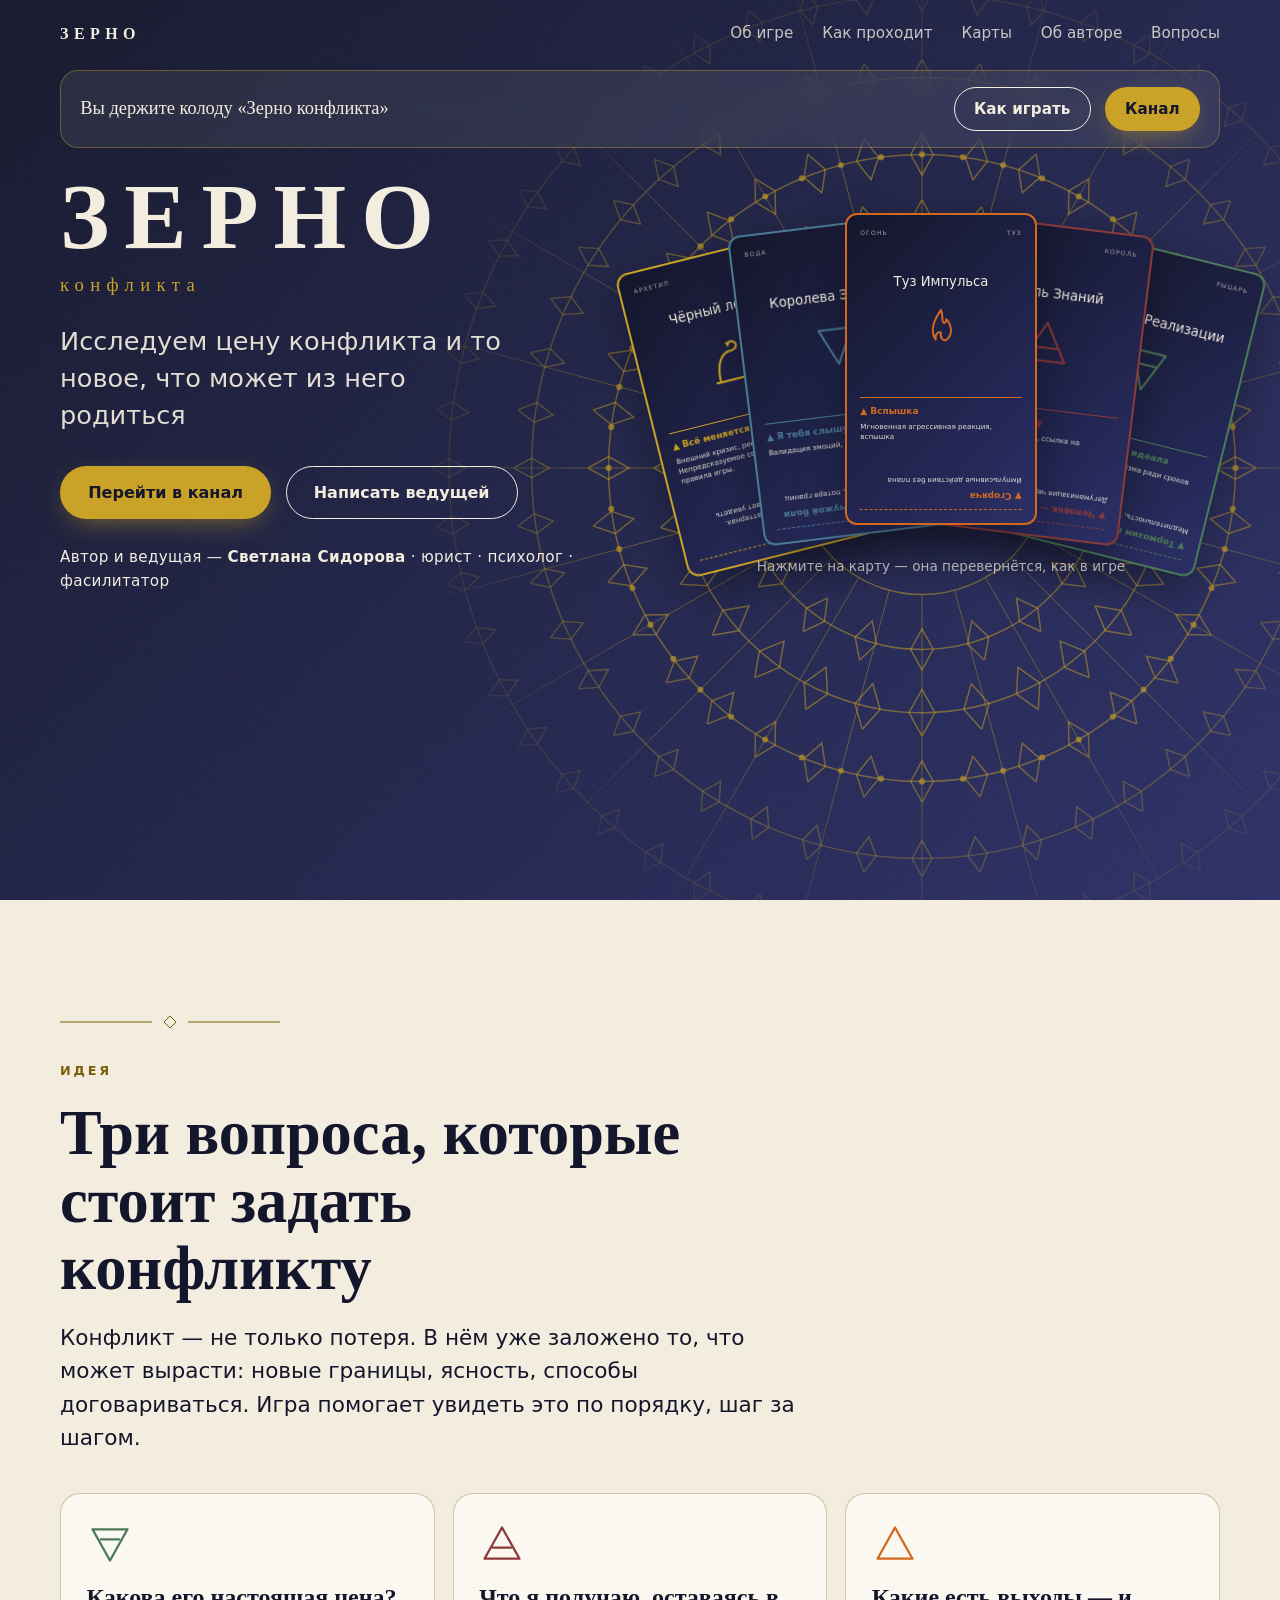
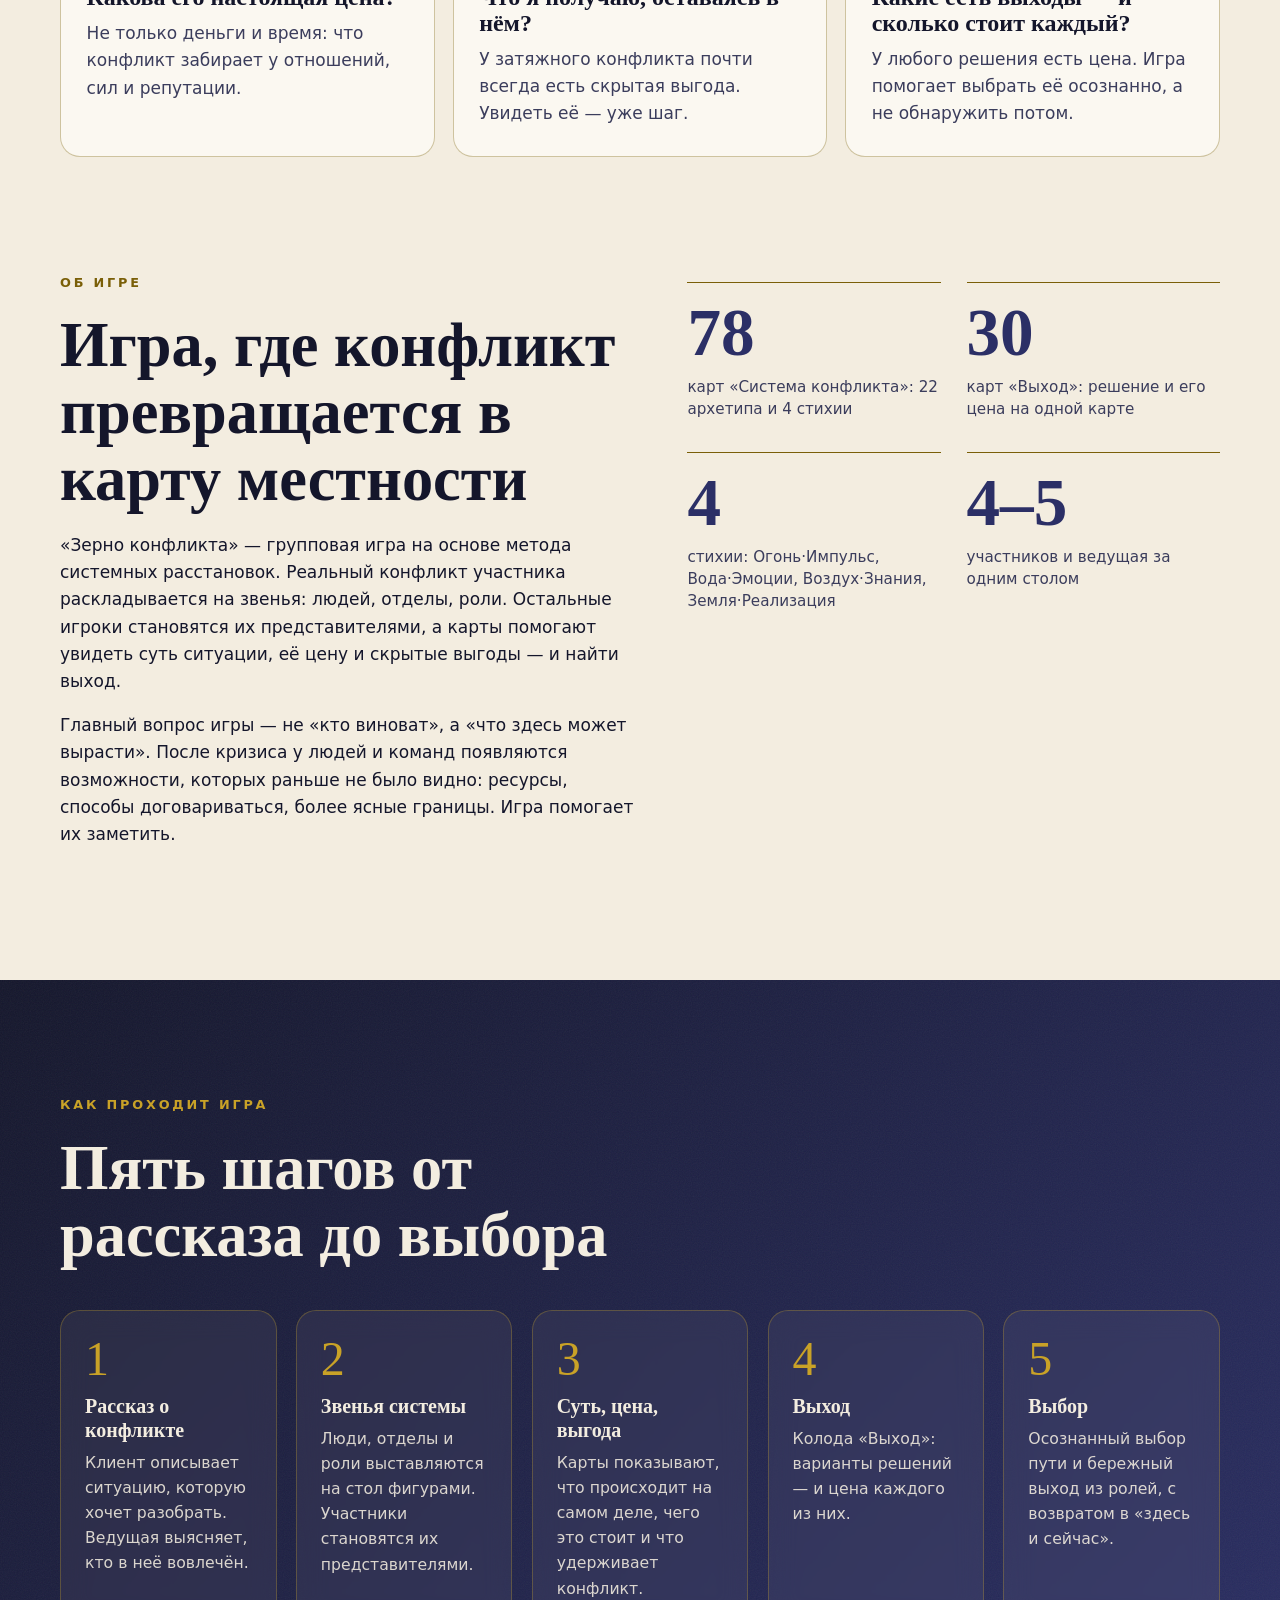
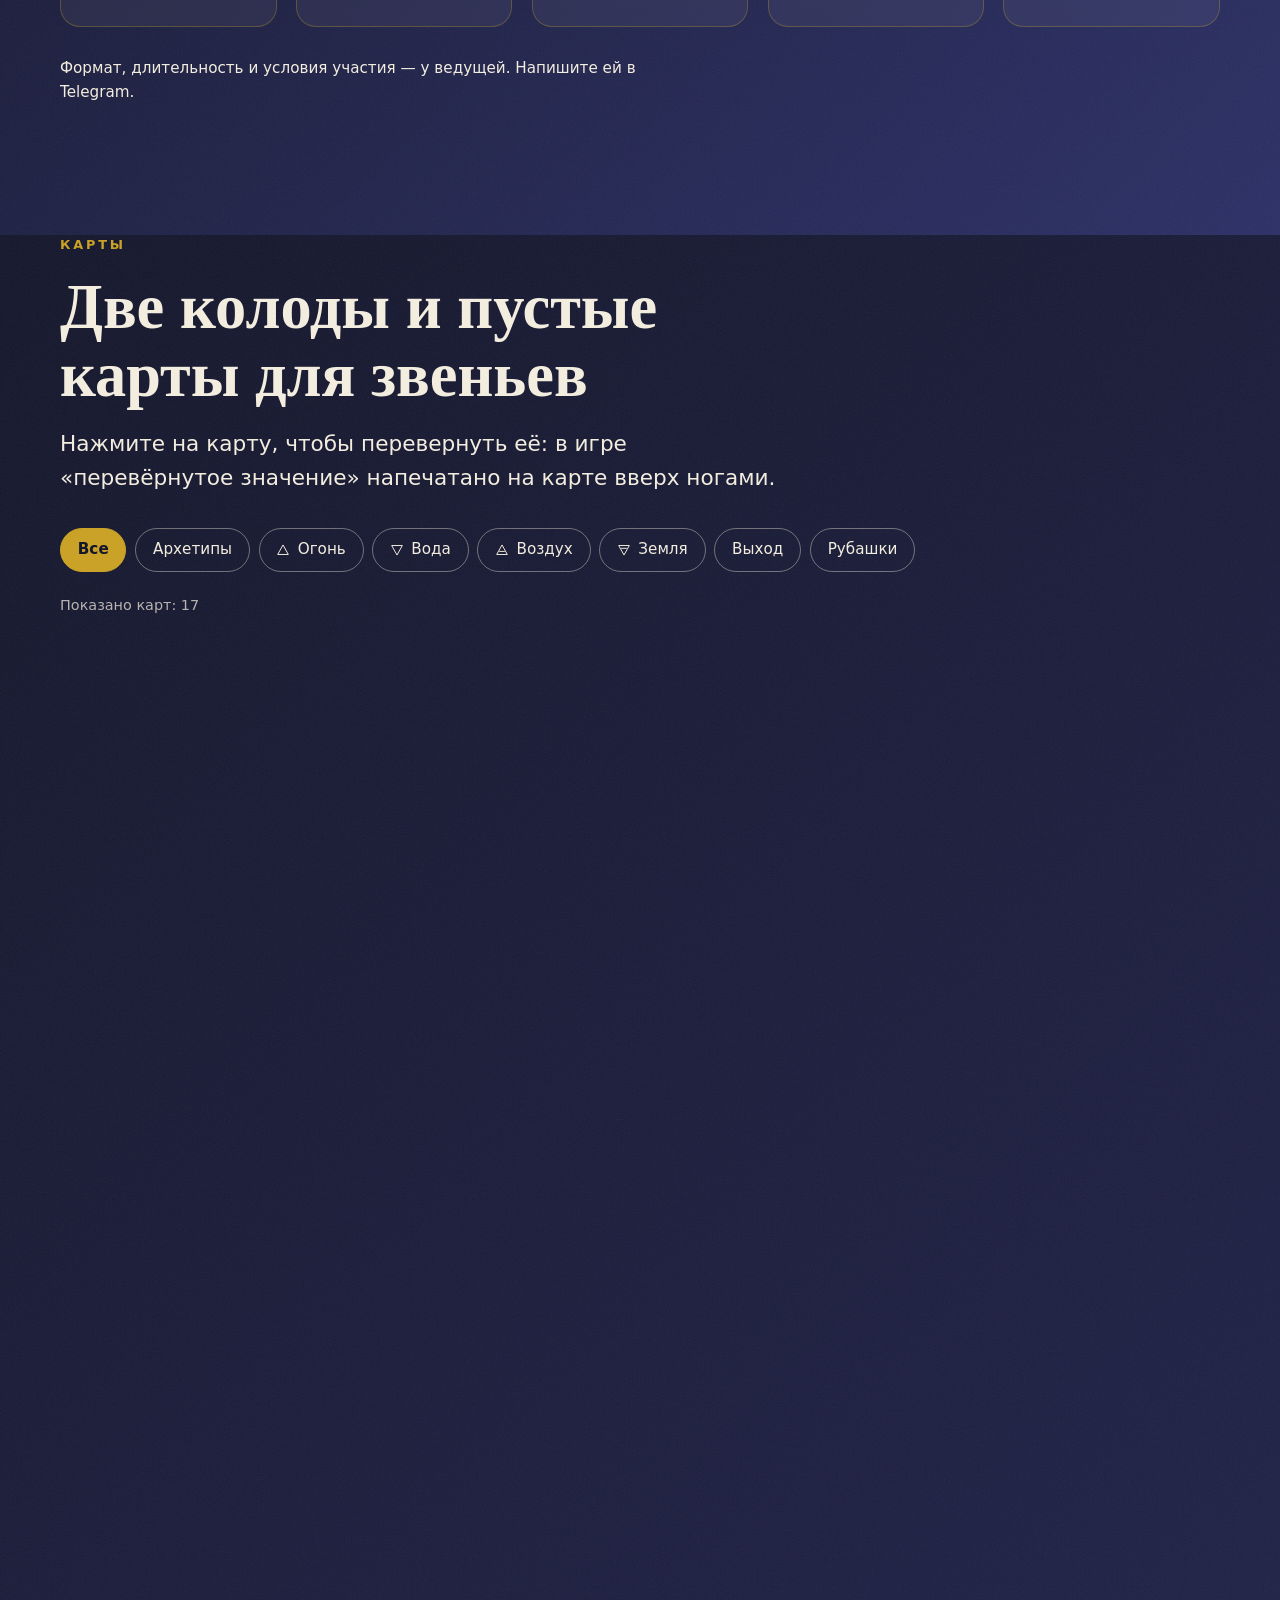
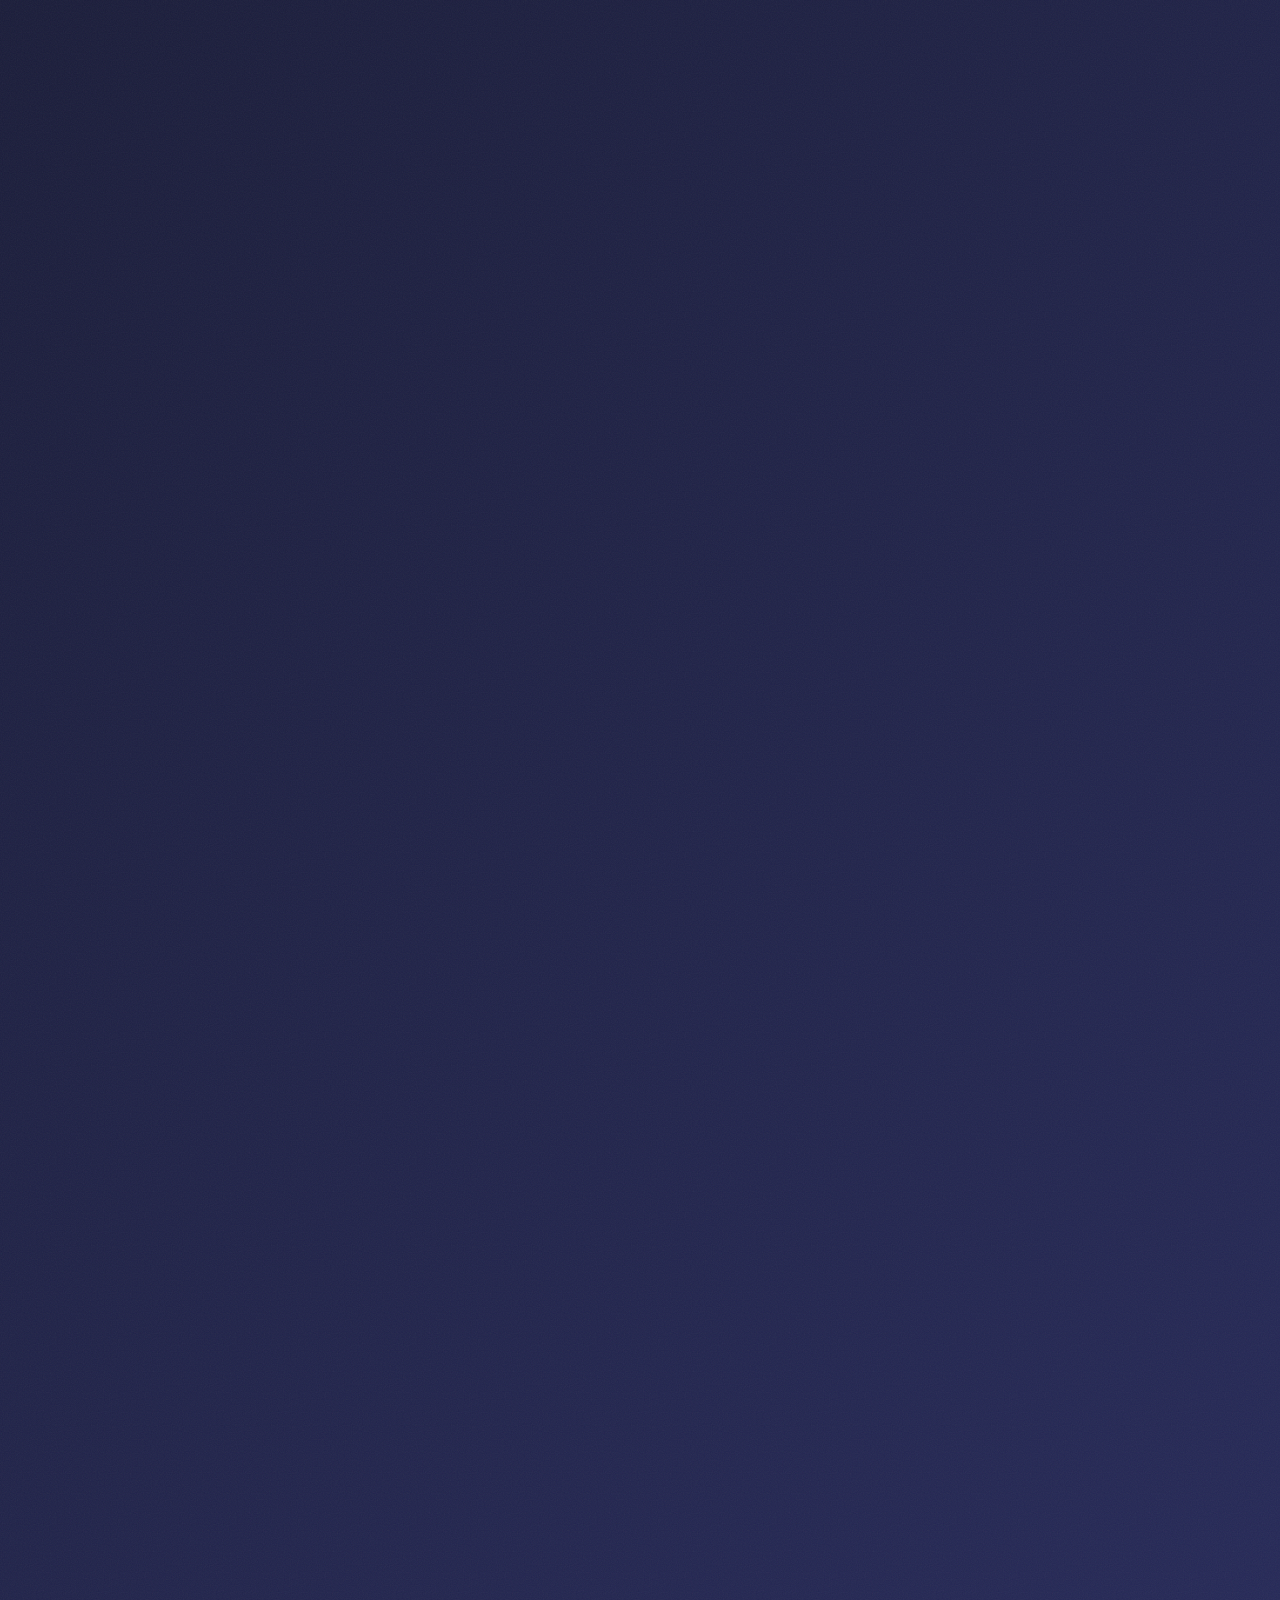
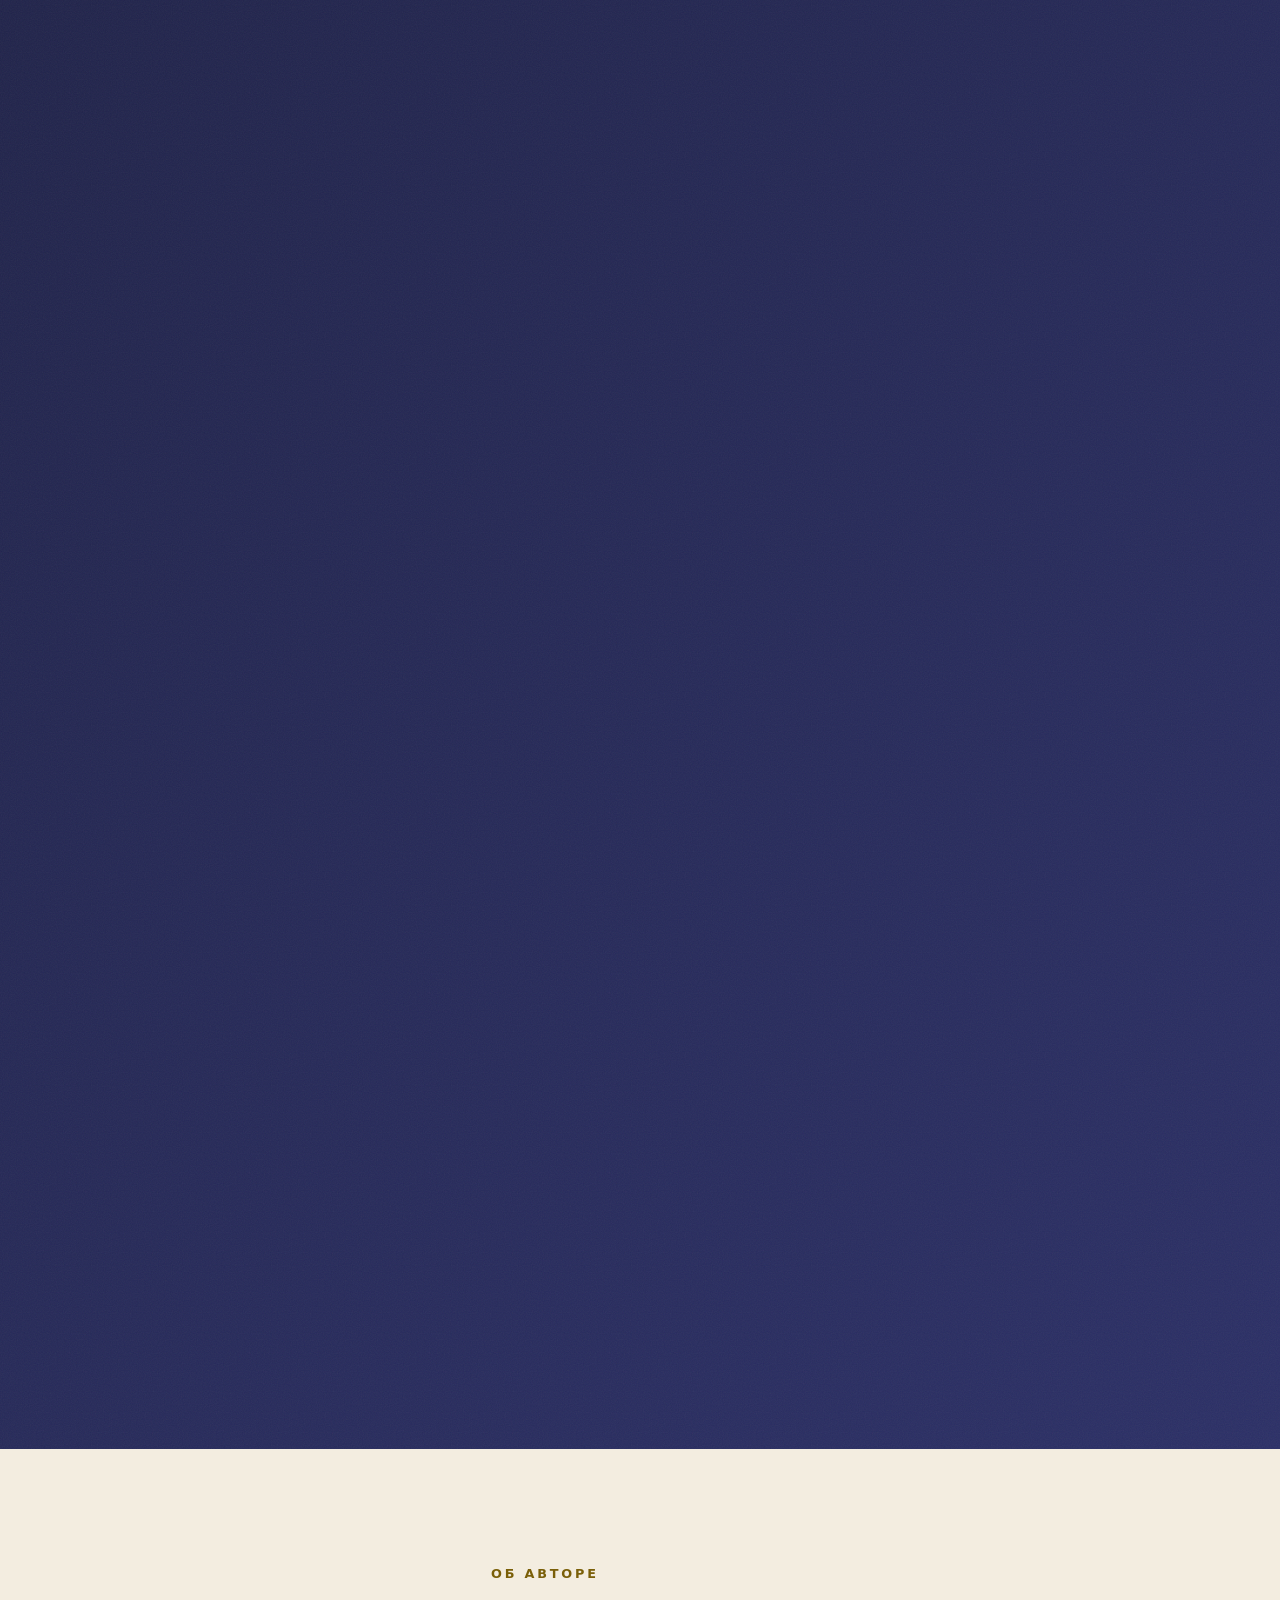
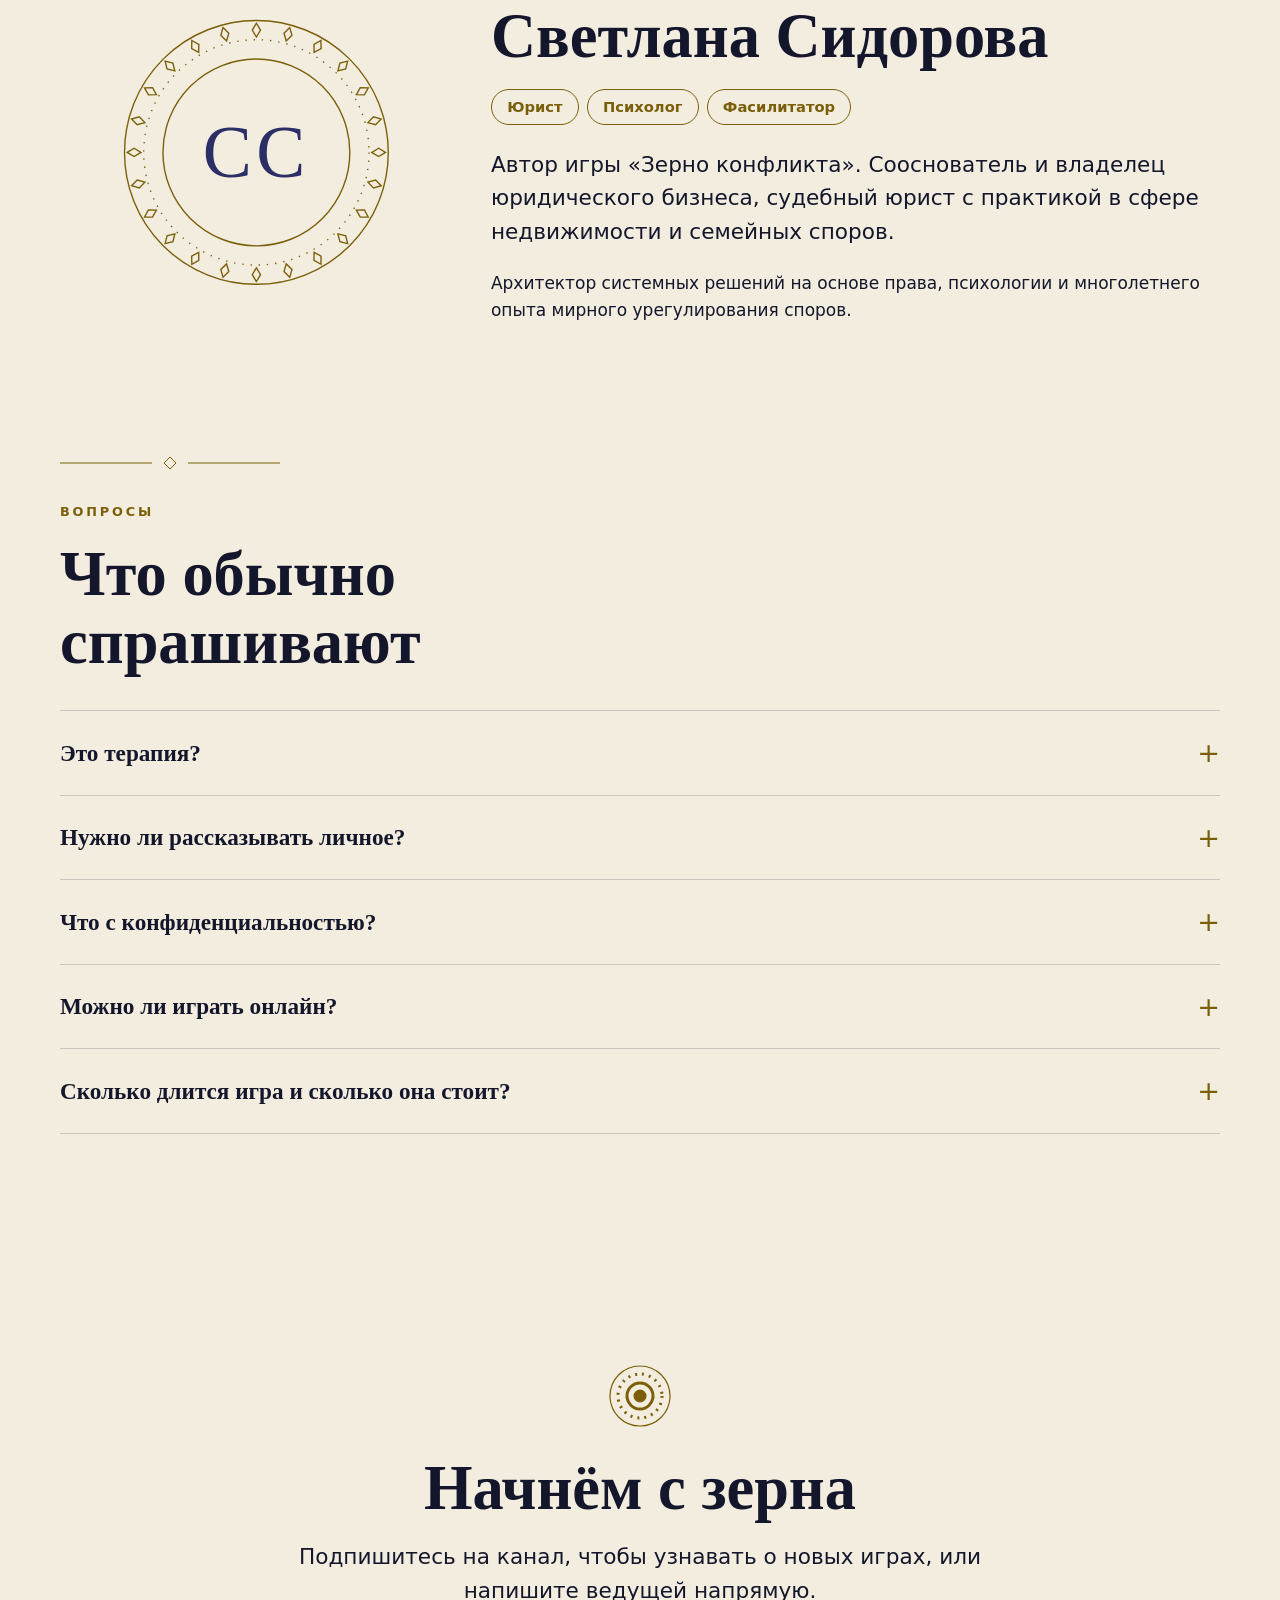
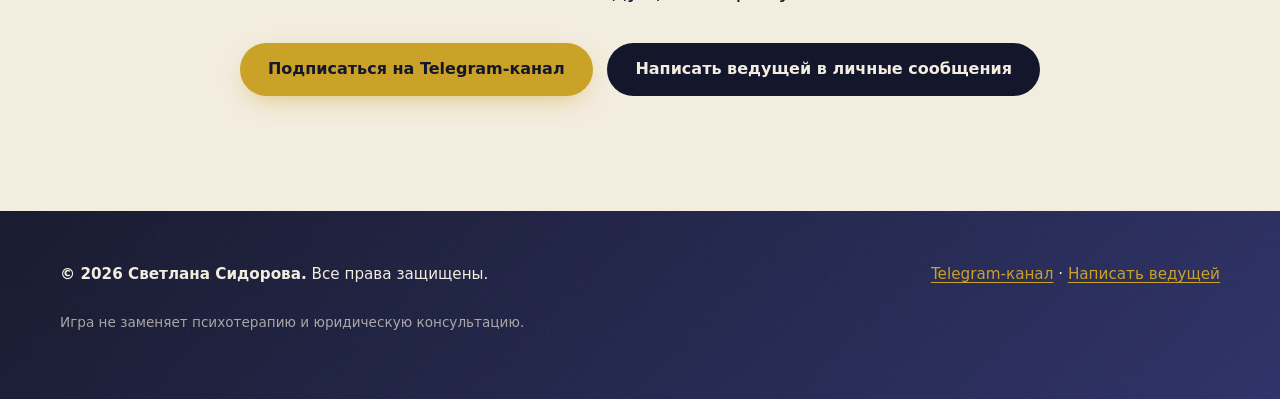
<file: go/index.html>
<!doctype html>
<html lang="ru">
<head>
<meta charset="utf-8">
<meta name="viewport" content="width=device-width, initial-scale=1">
<meta name="robots" content="noindex">
<title>Зерно конфликта</title>
<link rel="canonical" href="https://zernogame.ru/">
<noscript><meta http-equiv="refresh" content="0; url=../?src=deck"></noscript>
<style>body{margin:0;min-height:100vh;display:grid;place-items:center;background:linear-gradient(135deg,#14162B,#2B2F66);color:#F3EDE0;font-family:Georgia,"Times New Roman",serif;text-align:center;padding:1rem}a{color:#C9A227}</style>
</head>
<body>
<p>Открываем «Зерно конфликта»…<br><a id="fallback" href="../?src=deck">Перейти, если страница не открылась сама</a></p>
<script>
/* QR на колоде ведёт сюда: zernogame.ru/go
   Чтобы изменить назначение БЕЗ перепечатки колоды, поменяйте только эту строку: */
var TARGET = "../?src=deck";
document.getElementById("fallback").href = TARGET;
location.replace(TARGET);
</script>
</body>
</html>
</file>
<file: css/main.css>
/* Зерно конфликта — zernogame.ru
   Токены повторяют колоду: индиго-градиент, золото, слоновая кость, цвета стихий. */
:root{
  --indigo-0:#14162B; --indigo-1:#2B2F66;
  --gold:#C9A227; --gold-ink:#7A5F08; --ivory:#F3EDE0; --ink:#14162B;
  --fire:#D2691E; --water:#4A7A96; --air:#8B3A3A; --earth:#4C7A57; --exit:#3E8E7E;
  --serif:Georgia,"Iowan Old Style","Palatino Linotype",Cambria,"Times New Roman",serif;
  --sans:system-ui,-apple-system,"Segoe UI",Roboto,"Helvetica Neue",Arial,sans-serif;
  --wrap:min(1160px,100% - 2.5rem);
  --ease:cubic-bezier(.2,.7,.2,1);
}
*,*::before,*::after{box-sizing:border-box}
html{-webkit-text-size-adjust:100%;scroll-behavior:smooth}
body{margin:0;font-family:var(--sans);font-size:1.0625rem;line-height:1.6;color:var(--ink);background:var(--ivory);overflow-x:hidden}
img,svg{max-width:100%;display:block}
a{color:inherit}
h1,h2,h3{font-family:var(--serif);font-weight:700;line-height:1.08;margin:0}
p{margin:0 0 1em}
.wrap{width:var(--wrap);margin-inline:auto}
.skip{position:absolute;left:-999px;top:0;background:var(--gold);color:var(--ink);padding:.6rem 1rem;z-index:100}
.skip:focus{left:1rem;top:1rem}
:focus-visible{outline:3px solid var(--gold);outline-offset:3px;border-radius:6px}

/* ---------- секции ---------- */
.night{position:relative;color:var(--ivory);background:linear-gradient(135deg,var(--indigo-0) 0%,var(--indigo-1) 100%);isolation:isolate}
.night::before{content:"";position:absolute;inset:0;z-index:-1;opacity:.07;pointer-events:none;
  background-image:url("data:image/svg+xml,%3Csvg xmlns='http://www.w3.org/2000/svg' width='180' height='180'%3E%3Cfilter id='n'%3E%3CfeTurbulence type='fractalNoise' baseFrequency='.85' numOctaves='2' stitchTiles='stitch'/%3E%3C/filter%3E%3Crect width='100%25' height='100%25' filter='url(%23n)'/%3E%3C/svg%3E")}
.paper{background:var(--ivory);color:var(--ink)}
.section{padding:clamp(4rem,9vw,8rem) 0}
.eyebrow{font-family:var(--sans);font-size:.8rem;letter-spacing:.22em;text-transform:uppercase;color:var(--gold-ink);margin:0 0 1.1rem;font-weight:600}
.night .eyebrow{color:var(--gold)}
.h2{font-size:clamp(2rem,5.4vw,3.9rem);margin-bottom:1.2rem;max-width:20ch}
.lead{font-size:clamp(1.1rem,2.2vw,1.35rem);max-width:46rem;line-height:1.55}
.divider{width:min(220px,50%);height:14px;margin:0 0 2rem;color:var(--gold)}
.paper .divider{color:var(--gold-ink)}

/* ---------- кнопки ---------- */
.btn{display:inline-flex;align-items:center;justify-content:center;gap:.5rem;min-height:3.25rem;padding:.8rem 1.7rem;border-radius:999px;font-weight:600;font-size:1rem;text-decoration:none;border:1.5px solid transparent;transition:transform .25s var(--ease),background .25s,color .25s,box-shadow .25s;cursor:pointer;font-family:var(--sans)}
.btn--gold{background:var(--gold);color:var(--indigo-0);box-shadow:0 8px 28px -10px rgba(201,162,39,.7)}
.btn--gold:hover{transform:translateY(-2px);box-shadow:0 14px 34px -10px rgba(201,162,39,.85);background:#d8b236}
.btn--line{border-color:currentColor;background:transparent}
.night .btn--line{color:var(--ivory)} .night .btn--line:hover{background:rgba(243,237,224,.1)}
.paper .btn--line{color:var(--indigo-0)} .paper .btn--line:hover{background:rgba(20,22,43,.07)}
.btn--ink{background:var(--indigo-0);color:var(--ivory)} .btn--ink:hover{transform:translateY(-2px);background:var(--indigo-1)}
.btns{display:flex;flex-wrap:wrap;gap:.9rem}

/* ---------- hero ---------- */
.hero{min-height:100svh;display:flex;flex-direction:column;overflow:hidden}
.topbar{position:relative;z-index:3;display:none;justify-content:space-between;align-items:center;padding:1.3rem 0}
.mark{font-family:var(--serif);font-weight:700;letter-spacing:.34em;text-decoration:none;font-size:1rem}
.nav{display:none;gap:1.8rem;font-size:.95rem}
.nav a{text-decoration:none;opacity:.8;transition:opacity .2s} .nav a:hover{opacity:1;color:var(--gold)}
.hero__grid{position:relative;z-index:2;flex:1;display:grid;align-items:center;gap:1.6rem;padding:2.4rem 0 3rem}
.hero__text{position:relative;z-index:3}
.wordmark{display:block;font-size:clamp(3.6rem,17vw,9.5rem);letter-spacing:.16em;line-height:.95;margin-right:-.16em}
.wordmark small{display:block;font-size:.2em;letter-spacing:.34em;font-weight:400;margin-top:.9rem;color:var(--gold);text-transform:lowercase}
.hero__sub{font-size:clamp(1.15rem,2.6vw,1.6rem);line-height:1.45;max-width:28ch;margin:1.8rem 0 2rem;color:rgba(243,237,224,.92)}
.byline{margin:1.6rem 0 0;font-size:.95rem;opacity:.78;letter-spacing:.02em}
.byline b{font-weight:600;color:var(--ivory)}
.orn{position:absolute;z-index:0;left:50%;top:62%;width:min(980px,150vw);aspect-ratio:1;transform:translate(-50%,-50%);color:var(--gold);pointer-events:none;
  -webkit-mask-image:radial-gradient(circle,#000 38%,transparent 69%);mask-image:radial-gradient(circle,#000 38%,transparent 69%)}
.orn svg{width:100%;height:100%;fill:none;stroke:currentColor;stroke-width:1.1}
.orn .draw{stroke-dasharray:1;stroke-dashoffset:1;animation:draw 2.2s var(--ease) forwards;animation-delay:calc(var(--i,0) * 130ms);opacity:.5}
.orn .dot{fill:currentColor;stroke:none;opacity:0;animation:fade 1.6s ease forwards;animation-delay:calc(1.2s + var(--i,0) * 18ms)}
@keyframes draw{to{stroke-dashoffset:0}}
@keyframes fade{to{opacity:.7}}

/* веер карт */
.fan{position:relative;z-index:2;--cw:clamp(118px,32vw,210px);height:calc(var(--cw) * 1.625 + 3rem);margin-top:.5rem}
.fan__item{position:absolute;left:50%;top:1.5rem;width:var(--cw);margin-left:calc(var(--cw) / -2);
  transform:translate(calc(var(--tx) + var(--px,0) * var(--dp) * 14px),calc(var(--ty) + var(--py,0) * var(--dp) * 9px)) rotate(var(--rot));
  transition:transform .6s var(--ease);z-index:var(--z)}
.fan__item:hover,.fan__item:focus-within{z-index:9;transform:translate(calc(var(--tx) + var(--px,0) * var(--dp) * 14px),calc(var(--ty) - 14px)) rotate(var(--rot))}
.fan__item:nth-child(1){--tx:calc(var(--cw) * -1.02);--ty:2.2rem;--rot:-14deg;--z:1;--dp:.5}
.fan__item:nth-child(2){--tx:calc(var(--cw) * -.52);--ty:.7rem;--rot:-7deg;--z:2;--dp:.8}
.fan__item:nth-child(3){--tx:0px;--ty:0rem;--rot:0deg;--z:5;--dp:1.2}
.fan__item:nth-child(4){--tx:calc(var(--cw) * .52);--ty:.7rem;--rot:7deg;--z:2;--dp:.8}
.fan__item:nth-child(5){--tx:calc(var(--cw) * 1.02);--ty:2.2rem;--rot:14deg;--z:1;--dp:.5}
.fan__hint{text-align:center;font-size:.85rem;opacity:.7;margin:.4rem 0 0;position:relative;z-index:3}

/* плашка для тех, кто пришёл по QR с колоды */
.qr-plate{position:relative;z-index:4;background:rgba(243,237,224,.08);backdrop-filter:blur(14px);-webkit-backdrop-filter:blur(14px);border:1px solid rgba(201,162,39,.4);border-radius:18px;padding:1rem 1.2rem;margin:.2rem 0 .6rem;display:flex;flex-wrap:wrap;gap:.8rem 1.4rem;align-items:center;justify-content:space-between}
.qr-plate[hidden]{display:none}
.qr-plate p{margin:0;font-family:var(--serif);font-size:1.15rem}
.qr-plate .btn{min-height:2.7rem;padding:.5rem 1.2rem;font-size:.95rem}

/* ---------- идея ---------- */
.q-grid{display:grid;gap:1.1rem;margin-top:2.4rem}
.q{position:relative;padding:1.7rem 1.6rem 1.8rem;border-radius:20px;background:#fbf8f1;border:1px solid rgba(122,95,8,.35)}
.q__icon{width:46px;height:46px;margin-bottom:1.1rem}
.q h3{font-size:1.5rem;margin-bottom:.6rem}
.q p{margin:0;color:#3b3d5c}
.q--fire .q__icon{color:var(--fire)} .q--air .q__icon{color:var(--air)} .q--earth .q__icon{color:var(--earth)} .q--water .q__icon{color:var(--water)}
.q__icon svg{width:100%;height:100%;fill:none;stroke:currentColor;stroke-width:5;stroke-linejoin:round;stroke-linecap:round}

/* ---------- об игре ---------- */
.about{display:grid;gap:2.6rem}
.about p{max-width:42rem}
.stats{display:grid;grid-template-columns:repeat(2,1fr);gap:1.4rem 1rem}
.stat{border-top:1.5px solid var(--gold-ink);padding-top:1rem}
.stat b{display:block;font-family:var(--serif);font-size:clamp(2.6rem,7vw,4.2rem);line-height:1;color:var(--indigo-1)}
.stat span{display:block;margin-top:.6rem;font-size:.95rem;line-height:1.45;color:#3b3d5c}

/* ---------- как проходит ---------- */
.steps{list-style:none;margin:2.6rem 0 0;padding:0;display:grid;gap:1rem;counter-reset:s}
.step{position:relative;padding:1.5rem 1.5rem 1.6rem 1.5rem;border-radius:20px;background:rgba(243,237,224,.06);border:1px solid rgba(201,162,39,.3);backdrop-filter:blur(14px);-webkit-backdrop-filter:blur(14px)}
.step::before{counter-increment:s;content:counter(s);display:block;font-family:var(--serif);font-size:3rem;line-height:1;color:var(--gold);margin-bottom:.7rem}
.step h3{font-size:1.25rem;margin-bottom:.5rem;line-height:1.2}
.step p{margin:0;font-size:.98rem;opacity:.88}
.note{margin-top:1.8rem;font-size:.95rem;opacity:.75;max-width:40rem}

/* ---------- карты ---------- */
.filters{display:flex;gap:.55rem;overflow-x:auto;padding:.3rem 0 1rem;margin:1.8rem 0 .4rem;scrollbar-width:thin}
.chip{flex:none;display:inline-flex;align-items:center;gap:.45rem;min-height:2.75rem;padding:.45rem 1.05rem;border-radius:999px;border:1.2px solid rgba(243,237,224,.4);background:transparent;color:var(--ivory);font:inherit;font-size:.95rem;cursor:pointer;transition:background .2s,border-color .2s,color .2s}
.chip svg{width:14px;height:14px;fill:none;stroke:currentColor;stroke-width:7;stroke-linejoin:round}
.chip:hover{border-color:var(--gold)}
.chip[aria-pressed="true"]{background:var(--gold);border-color:var(--gold);color:var(--indigo-0);font-weight:600}
.gallery{display:flex;gap:1.1rem;overflow-x:auto;scroll-snap-type:x mandatory;padding:.6rem 1.25rem 1.6rem;margin:0 -1.25rem;scrollbar-width:thin}
.g-item{flex:0 0 min(76vw,300px);scroll-snap-align:center;margin:0;content-visibility:auto;contain-intrinsic-size:300px 520px}
.g-item[hidden]{display:none}
.g-item figcaption{display:flex;flex-direction:column;gap:.15rem;margin-top:.9rem;padding-inline:.3rem}
.cap-title{font-family:var(--serif);font-size:1.1rem}
.cap-deck{font-size:.85rem;opacity:.7}
.hint{font-size:.9rem;opacity:.72;margin:.4rem 0 0}

/* карта и её разворот на 180° */
.card{display:block;cursor:pointer;-webkit-tap-highlight-color:transparent;filter:drop-shadow(0 18px 24px rgba(0,0,0,.35));transition:filter .35s}
.card:hover{filter:drop-shadow(0 18px 30px rgba(201,162,39,.35))}
.card-rot{transition:transform .8s var(--ease);will-change:transform}
.card.is-flipped .card-rot{transform:rotate(180deg)}
.card-face{container-type:inline-size;width:100%}
.card-face > div{margin:0}

/* ---------- об авторе ---------- */
.author{display:grid;gap:2.4rem;align-items:center}
.portrait{position:relative;width:min(300px,70%);aspect-ratio:1;margin-inline:auto;color:var(--gold-ink);display:grid;place-items:center}
.portrait svg{position:absolute;inset:0;width:100%;height:100%;fill:none;stroke:currentColor;stroke-width:1}
.portrait span{position:relative;font-family:var(--serif);font-size:clamp(3rem,10vw,4.6rem);color:var(--indigo-1);letter-spacing:.06em}
.roles{display:flex;flex-wrap:wrap;gap:.5rem;margin:0 0 1.4rem;padding:0;list-style:none}
.roles li{padding:.35rem .95rem;border:1.2px solid var(--gold-ink);border-radius:999px;font-size:.92rem;color:var(--gold-ink);font-weight:600}
.author h2{max-width:none}

/* ---------- FAQ ---------- */
.faq{margin-top:2.2rem;border-top:1px solid rgba(20,22,43,.18)}
.faq details{border-bottom:1px solid rgba(20,22,43,.18)}
.faq summary{list-style:none;cursor:pointer;display:flex;justify-content:space-between;gap:1rem;align-items:center;padding:1.25rem 0;font-family:var(--serif);font-size:clamp(1.15rem,2.4vw,1.45rem);font-weight:700;min-height:3.25rem}
.faq summary::-webkit-details-marker{display:none}
.faq summary::after{content:"+";font-family:var(--sans);font-size:1.7rem;font-weight:300;color:var(--gold-ink);transition:transform .3s var(--ease);flex:none}
.faq details[open] summary::after{transform:rotate(45deg)}
.faq details p{margin:0 0 1.3rem;max-width:44rem;color:#2f3150}

/* ---------- CTA ---------- */
.cta{text-align:center}
.cta .h2{margin-inline:auto;max-width:18ch}
.cta .lead{margin:0 auto 2.2rem}
.cta .btns{justify-content:center}
.seed{width:64px;height:64px;margin:0 auto 1.6rem;color:var(--gold-ink)}
.seed svg{width:100%;height:100%;fill:none;stroke:currentColor;stroke-width:3}

/* ---------- футер ---------- */
.footer{padding:3.2rem 0 6.5rem;font-size:.95rem}
.footer__row{display:flex;flex-wrap:wrap;justify-content:space-between;gap:1.4rem}
.footer a{color:var(--gold);text-underline-offset:3px}
.footer .small{opacity:.65;font-size:.85rem;margin-top:1.6rem;max-width:44rem}

/* ---------- липкая панель на мобильном ---------- */
.dock{position:fixed;left:0;right:0;bottom:0;z-index:50;display:flex;gap:.6rem;padding:.7rem 1rem calc(.7rem + env(safe-area-inset-bottom));background:rgba(20,22,43,.9);backdrop-filter:blur(14px);-webkit-backdrop-filter:blur(14px);border-top:1px solid rgba(201,162,39,.35);transform:translateY(110%);transition:transform .4s var(--ease)}
.dock.is-on{transform:none}
.dock .btn{flex:1;min-height:3rem;padding:.5rem .8rem;font-size:.95rem}
.dock .btn--line{color:var(--ivory)}

/* ---------- появление по скроллу ---------- */
.js [data-reveal]{opacity:0;transform:translateY(16px);transition:opacity .7s var(--ease),transform .7s var(--ease);transition-delay:var(--d,0ms)}
.js [data-reveal].is-in{opacity:1;transform:none}

/* ---------- адаптив ---------- */
@media (max-width:639px){ .hero .btns .btn{flex:1 1 100%} .hero__sub{margin:1.4rem 0 1.6rem} }
@media (min-width:640px){
  .q-grid{grid-template-columns:repeat(3,1fr)}
  .stats{grid-template-columns:repeat(4,1fr)}
  .steps{grid-template-columns:repeat(2,1fr)}
}
@media (min-width:900px){
  .topbar{display:flex}
  .hero__grid{padding:1rem 0 3.5rem}
  .wordmark{font-size:clamp(4rem,7.3vw,7.2rem)}
  .nav{display:flex}
  .hero__grid{grid-template-columns:1.05fr 1fr;gap:1rem}
  .orn{left:72%;top:52%;width:min(1100px,95vw)}
  .fan{--cw:clamp(150px,15vw,215px);margin-top:0}
  .about{grid-template-columns:1.1fr 1fr;align-items:start}
  .stats{grid-template-columns:repeat(2,1fr);gap:2rem 1.6rem;padding-top:.6rem}
  .author{grid-template-columns:.7fr 1.3fr}
  .steps{grid-template-columns:repeat(5,1fr)}
  .gallery{display:grid;grid-template-columns:repeat(auto-fill,minmax(280px,1fr));overflow:visible;margin:0;padding:.6rem 0 1rem;gap:2.2rem 1.4rem}
  .g-item{flex:initial;width:100%;max-width:340px;justify-self:center}
  .dock{display:none}
  .footer{padding-bottom:3.2rem}
}
@media (min-width:1200px){ .steps{gap:1.2rem} }
@media (prefers-reduced-motion:reduce){
  html{scroll-behavior:auto}
  *,*::before,*::after{animation:none!important;transition:none!important}
  .orn .draw{stroke-dashoffset:0} .orn .dot{opacity:.7}
  .js [data-reveal]{opacity:1;transform:none}
}
.section--tight{padding-top:0}
.rv{width:100%}
</file>
